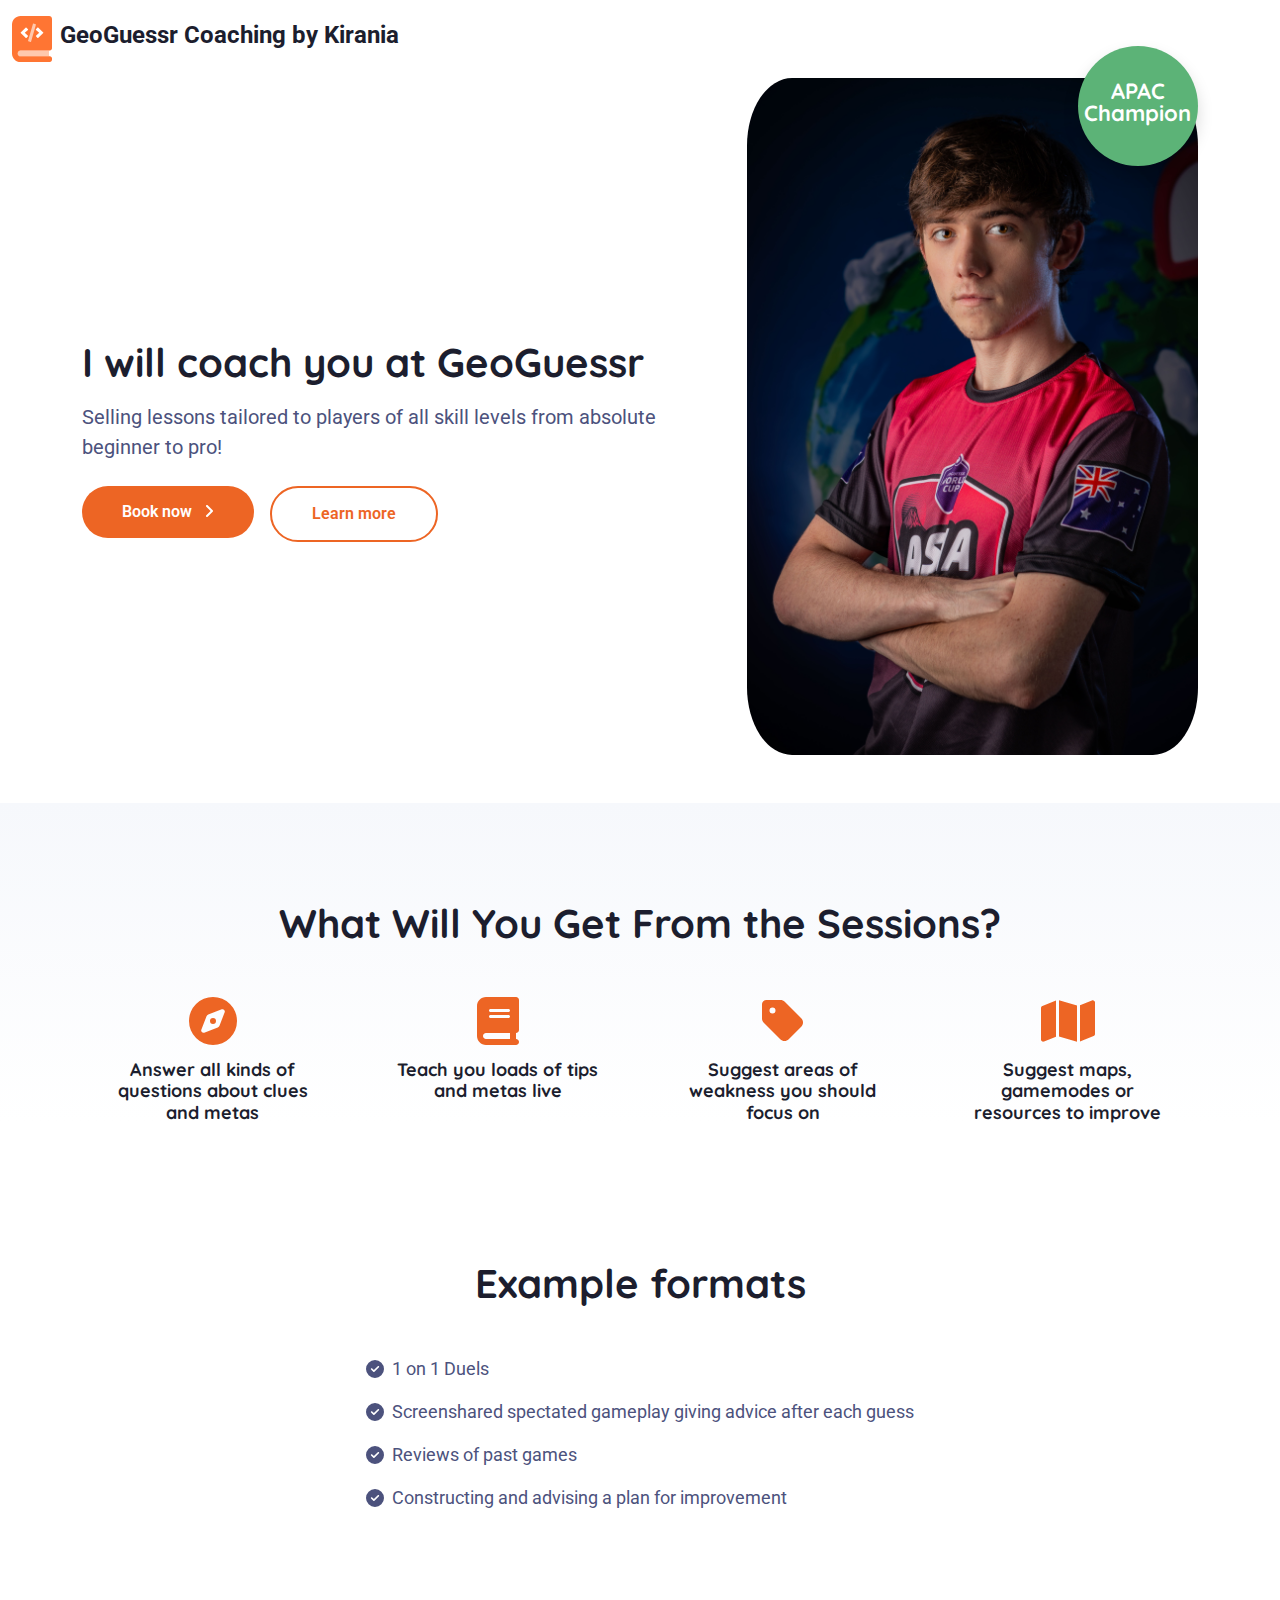
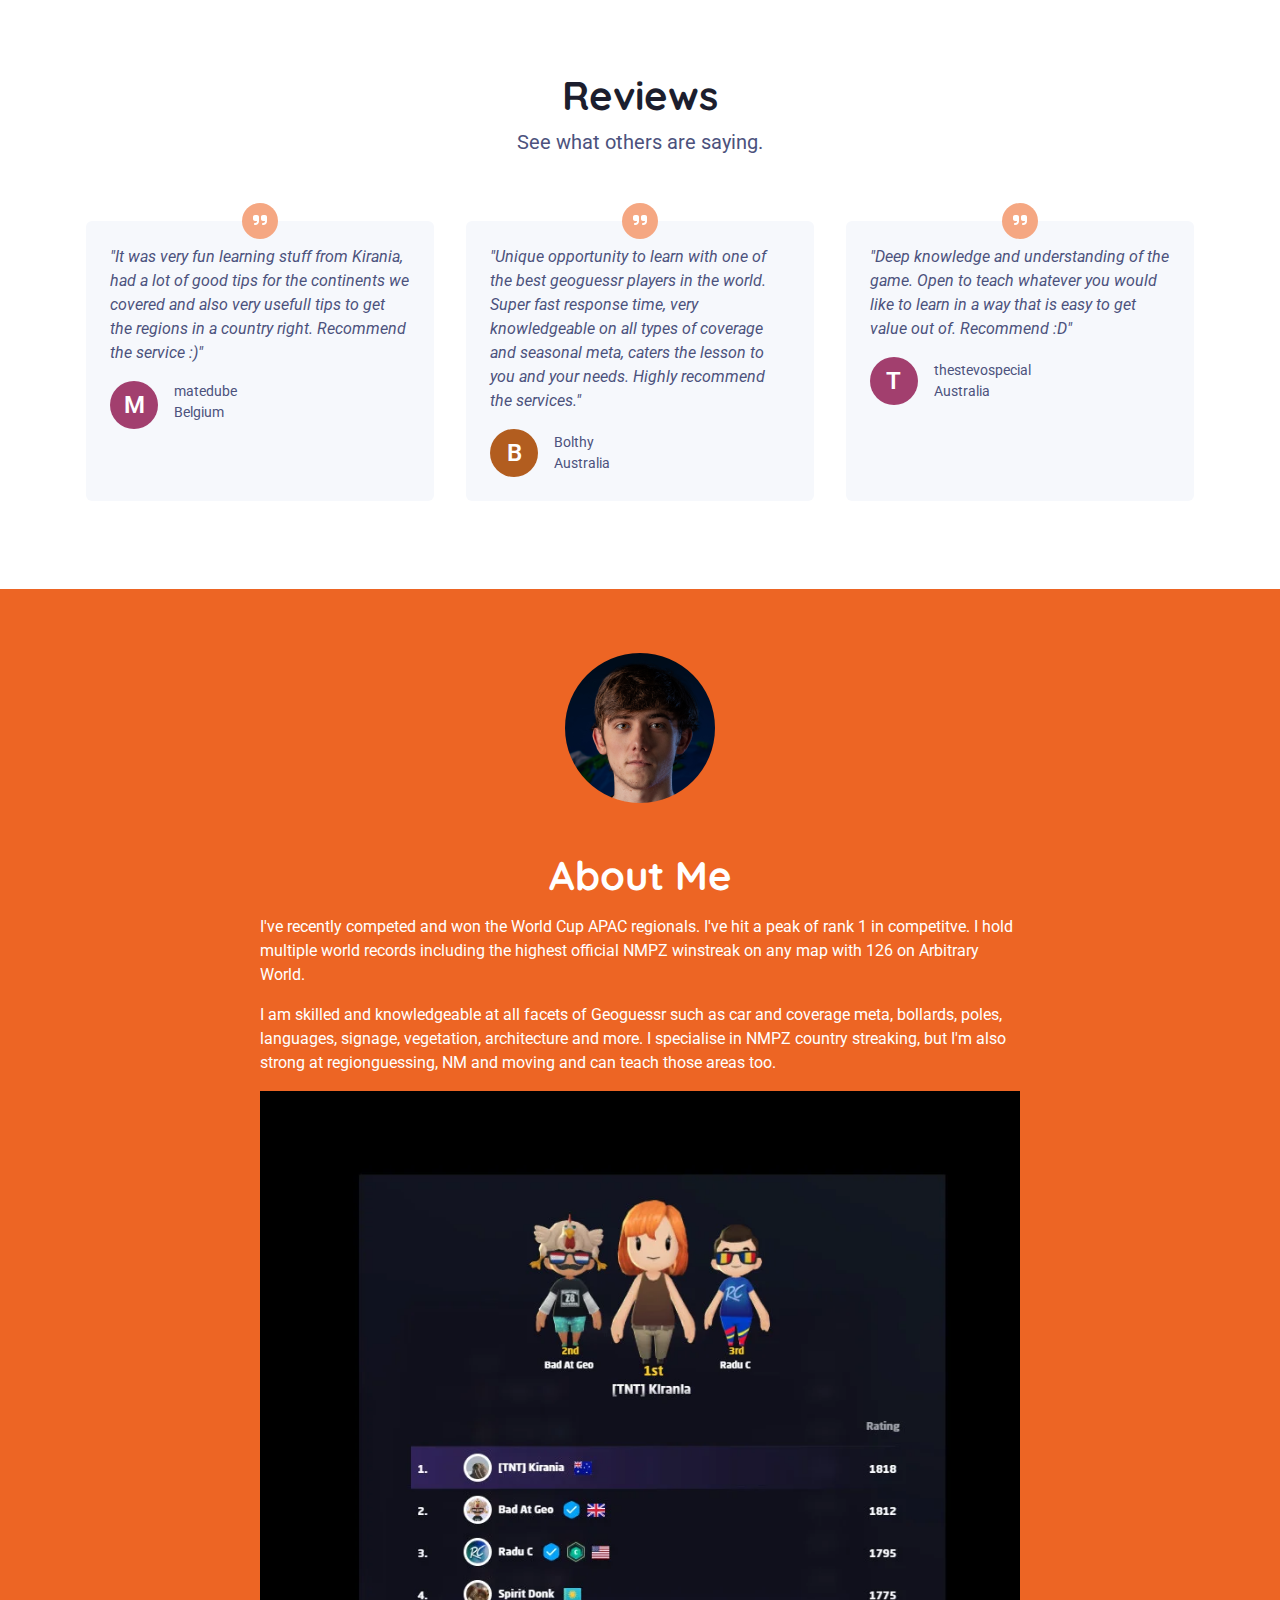
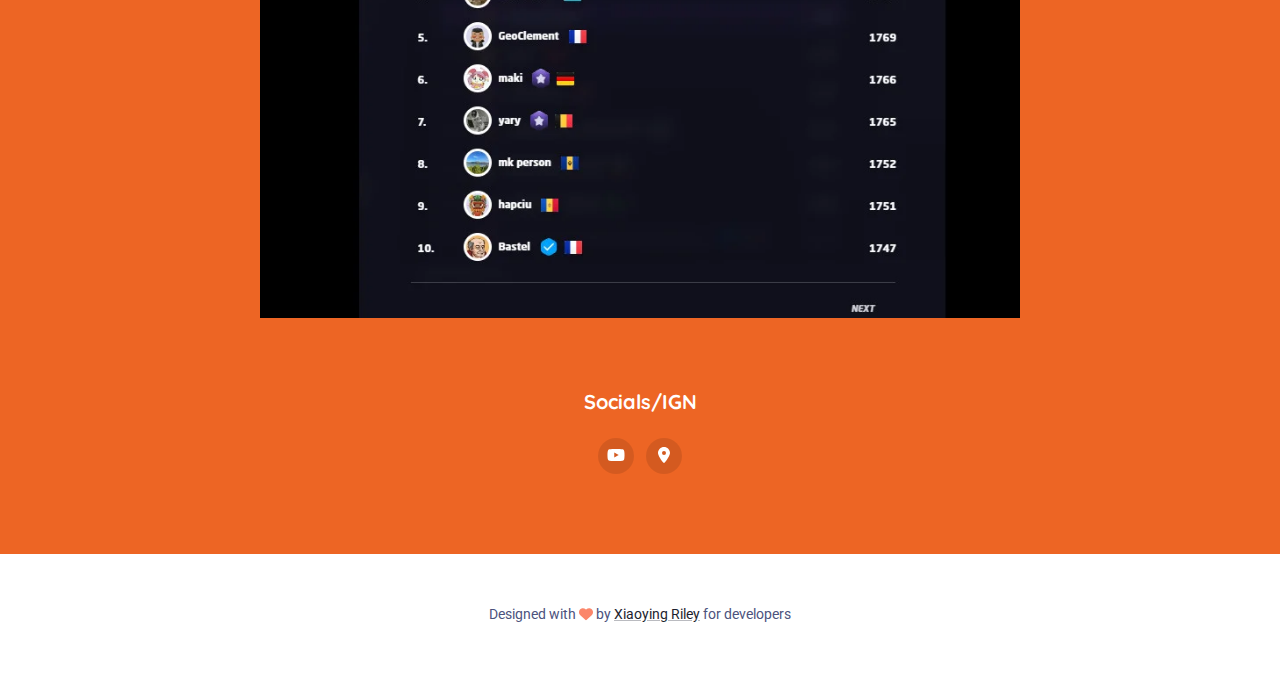
<file: index.html>
<!DOCTYPE html>
<html lang="en">

<head>
  <title>GeoGuessr Coaching by Kirania</title>

  <!-- Meta -->
  <meta charset="utf-8">
  <meta http-equiv="X-UA-Compatible" content="IE=edge">
  <meta name="viewport" content="width=device-width, initial-scale=1.0">
  <meta name="description" content="">
  <meta name="author" content="[TNT] Kirania">
  <link rel="shortcut icon" href="favicon.ico">

  <!-- Google Font -->
  <link href="https://fonts.googleapis.com/css?family=Quicksand:700|Roboto:400,400i,700&display=swap" rel="stylesheet">

  <!-- FontAwesome JS-->
  <script defer src="assets/fontawesome/js/all.min.js"></script>

  <!-- Theme CSS -->
  <link id="theme-style" rel="stylesheet" href="assets/css/theme.css">

</head>

<body>
  <header class="header">
    <div class="branding">
      <div class="container-fluid position-relative py-3">
        <div class="logo-wrapper">
          <div class="site-logo"><a class="navbar-brand" href="index.html"><img class="logo-icon me-2"
                src="assets/images/site-logo.svg" alt="logo"><span class="logo-text">GeoGuessr Coaching
                by Kirania</span></a>
          </div>
        </div><!--//docs-logo-wrapper-->

      </div><!--//container-->
    </div><!--//branding-->
  </header><!--//header-->

  <section class="hero-section">
    <div class="container">
      <div class="row">
        <div class="col-12 col-md-7 pt-5 mb-5 align-self-center">
          <div class="promo pe-md-3 pe-lg-5">
            <h1 class="headline mb-3">
              I will coach you at GeoGuessr
            </h1><!--//headline-->
            <div class="subheadline mb-4">
              Selling lessons tailored to players of all skill levels from absolute beginner to pro!
            </div><!--//subheading-->

            <div class="cta-holder row gx-md-3 gy-3 gy-md-0">
              <div class="col-12 col-md-auto">
                <a class="btn btn-primary w-100" href="/pricing.html">Book now &nbsp; <i class="fas fa-angle-right"></i>
                </a>
              </div>
              <div class="col-12 col-md-auto">
                <a class="btn btn-secondary scrollto w-100" href="#benefits-section">Learn more</a>
              </div>
            </div><!--//cta-holder-->

          </div><!--//promo-->
        </div><!--col-->
        <div class="col-12 col-md-5 mb-5 align-self-center">
          <div class="book-cover-holder">
            <img class="img-fluid book-cover" src="assets/images/kirania.jpg" alt="book cover">
            <div class="book-badge d-inline-block shadow">
              APAC<br>Champion
            </div>
          </div><!--//book-cover-holder-->
        </div><!--col-->
      </div><!--//row-->
    </div><!--//container-->
  </section><!--//hero-section-->

  <section id="benefits-section" class="benefits-section theme-bg-light-gradient py-5">
    <div class="container py-5">
      <h2 class="section-heading text-center mb-3">What Will You Get From the Sessions?</h2>
      <div class="row text-center">
        <div class="item col-12 col-md-6 col-lg-3">
          <div class="item-inner p-3 p-lg-4">
            <div class="item-header mb-3">
              <div class="item-icon"><i class="fa fa-compass"></i></div>
              <h3 class="item-heading">Answer all kinds of questions about clues and metas</h3>
            </div><!--//item-heading-->
          </div><!--//item-inner-->
        </div><!--//item-->
        <div class="item col-12 col-md-6 col-lg-3">
          <div class="item-inner p-3 p-lg-4">
            <div class="item-header mb-3">
              <div class="item-icon"><i class="fa fa-book"></i></div>
              <h3 class="item-heading">Teach you loads of tips and metas live</h3>
            </div><!--//item-heading-->
          </div><!--//item-inner-->
        </div><!--//item-->
        <div class="item col-12 col-md-6 col-lg-3">
          <div class="item-inner p-3 p-lg-4">
            <div class="item-header mb-3">
              <div class="item-icon"><i class="fa fa-tag"></i></div>
              <h3 class="item-heading">Suggest areas of weakness you should focus on</h3>
            </div><!--//item-heading-->
          </div><!--//item-inner-->
        </div><!--//item-->
        <div class="item col-12 col-md-6 col-lg-3">
          <div class="item-inner p-3 p-lg-4">
            <div class="item-header mb-3">
              <div class="item-icon"><i class="fa fa-map"></i></div>
              <h3 class="item-heading">Suggest maps, gamemodes or resources to improve</h3>
            </div><!--//item-heading-->
          </div><!--//item-inner-->
        </div><!--//item-->
      </div><!--//row-->
    </div><!--//container-->
  </section><!--//benefits-section-->

  <section id="content-section" class="content-section">
    <div class="container">
      <div class="single-col-max mx-auto">
        <h2 class="section-heading text-center mb-5">Example formats</h2>
        <div class="row">
          <div class="col-12 col-md-12 mb-5">
            <div class="key-points mb-4 text-center">
              <ul class="key-points-list list-unstyled mb-4 mx-auto d-inline-block text-start">
                <li><i class="fas fa-check-circle me-2"></i>1 on 1 Duels</li>
                <li><i class="fas fa-check-circle me-2"></i>Screenshared spectated gameplay giving advice after each
                  guess</li>
                <li><i class="fas fa-check-circle me-2"></i>Reviews of past games</li>
                <li><i class="fas fa-check-circle me-2"></i>Constructing and advising a plan for improvement</li>
              </ul>
              </a>
            </div>
          </div><!--//key-points-->

        </div><!--//col-12-->
      </div><!--//row-->
    </div><!--//single-col-max-->
    </div><!--//container-->
  </section><!--//content-section-->

  <section id="reviews-section" class="reviews-section py-5">
    <div class="container">
      <h2 class="section-heading text-center">Reviews</h2>
      <div class="section-intro text-center single-col-max mx-auto mb-5">See what others are saying. </div>
      <div class="row justify-content-center">
        <div class="item col-12 col-lg-4 p-3 mb-4">
          <div class="item-inner theme-bg-light rounded p-4">

            <blockquote class="quote">
              "It was very fun learning stuff from Kirania, had a lot of good tips for the continents we covered and
              also very usefull
              tips to get the regions in a country right. Recommend the service :)"
            </blockquote><!--//item-->
            <div class="source row gx-md-3 gy-3 gy-md-0">
              <div class="col-12 col-md-auto text-center text-md-start">
                <figure style="font-size:48px;background-color:#A23F6E" class="profile-badge" title="matedube">
                  <figcaption class="profile-badge-text">m</figcaption>
                </figure>
              </div><!--//col-->
              <div class="col source-info text-center text-md-start">
                <div class="source-name">matedube</div>
                <div class="soure-title">Belgium</div>
              </div><!--//col-->
            </div><!--//source-->
            <div class="icon-holder"><i class="fas fa-quote-right"></i></div>
          </div><!--//inner-->
        </div><!--//item-->
        <div class="item col-12 col-lg-4 p-3 mb-4">
          <div class="item-inner theme-bg-light rounded p-4">
            <blockquote class="quote">
              "Unique opportunity to learn with one of the best geoguessr players in the world. Super fast response
              time, very
              knowledgeable on all types of coverage and seasonal meta, caters the lesson to you and your needs. Highly
              recommend the
              services."
            </blockquote><!--//item-->
            <div class="source row gx-md-3 gy-3 gy-md-0 align-items-center">
              <div class="col-12 col-md-auto text-center text-md-start">
                <figure style="font-size:48px;background-color:#B25D1F" class="profile-badge" title="matedube">
                  <figcaption class="profile-badge-text">b</figcaption>
                </figure>
              </div><!--//col-->
              <div class="col source-info text-center text-md-start">
                <div class="source-name">Bolthy</div>
                <div class="soure-title">Australia</div>
              </div><!--//col-->
            </div><!--//source-->

            <div class="icon-holder"><i class="fas fa-quote-right"></i></div>
          </div><!--//inner-->
        </div><!--//item-->
        <div class="item col-12 col-lg-4 p-3 mb-4">
          <div class="item-inner theme-bg-light rounded p-4">
            <blockquote class="quote">
              "Deep knowledge and understanding of the game. Open to teach whatever you would like to learn in a way
              that is easy to
              get value out of. Recommend :D"
            </blockquote><!--//item-->
            <div class="source row gx-md-3 gy-3 gy-md-0 align-items-center">
              <div class="col-12 col-md-auto text-center text-md-start">
                <figure style="font-size:48px;background-color:#A23F6E" class="profile-badge" title="matedube">
                  <figcaption class="profile-badge-text">t</figcaption>
                </figure>
              </div><!--//col-->
              <div class="col source-info text-center text-md-start">
                <div class="source-name">thestevospecial</div>
                <div class="soure-title">Australia</div>
              </div><!--//col-->
            </div><!--//source-->
            <div class="icon-holder"><i class="fas fa-quote-right"></i></div>
          </div><!--//inner-->
        </div><!--//item-->
      </div><!--//row-->
    </div>
    </div><!--//container-->
  </section><!--//reviews-section-->

  <section id="author-section" class="author-section section theme-bg-primary py-5">
    <div class="container py-3">
      <div class="author-profile text-center mb-5">
        <img class="author-pic" src="assets/images/kirania-profile.png" alt="image">
      </div><!--//author-profile-->
      <h2 class="section-heading text-center text-white mb-3">About Me</h2>
      <div class="author-bio single-col-max mx-auto">
        <p>I've recently competed and won the World Cup APAC regionals. I've hit a peak of rank 1 in competitve. I hold
          multiple
          world records including the highest official NMPZ winstreak on any map with 126 on Arbitrary World.
        </p>
        <p> I am skilled and knowledgeable at all facets of Geoguessr such as car and coverage meta, bollards, poles,
          languages,
          signage, vegetation, architecture and more. I specialise in NMPZ country streaking, but I'm also strong at
          regionguessing, NM and moving and can teach those areas too.</p>
        <div class="figure-holder mb-5">
          <img class="img-fluid" src="assets/images/rank1.png" alt="image">
        </div>
        <div class="author-links text-center pt-4">
          <h5 class="text-white mb-4">Socials/IGN</h5>
          <ul class="social-list list-unstyled">
            <li class="list-inline-item">
              <a href="https://www.youtube.com/@kirania9140"><i class="fab fa-youtube"></i></a>
            </li>
            <li class="list-inline-item">
              <a href="https://www.geoguessr.com/user/5c14f357ff3dc98d883d182c"><i class="fa fa-location-dot"></i></a>
            </li>
          </ul><!--//social-list-->
        </div><!--//author-links-->

      </div><!--//author-bio-->

    </div><!--//container-->
  </section><!--//author-section-->



  <footer class="footer">

    <div class="footer-bottom text-center py-5">

      <!--/* This template is free as long as you keep the footer attribution link. If you'd like to use the template without the attribution link, you can buy the commercial license via our website: themes.3rdwavemedia.com Thank you for your support. :) */-->
      <small class="copyright">Designed with <span class="sr-only">love</span><i class="fas fa-heart"
          style="color: #fb866a;"></i> by <a class="theme-link" href="http://themes.3rdwavemedia.com"
          target="_blank">Xiaoying Riley</a> for developers</small>

    </div>

  </footer>

  <!-- Javascript -->
  <script src="assets/plugins/popper.min.js"></script>
  <script src="assets/plugins/bootstrap/js/bootstrap.min.js"></script>
  <script src="assets/plugins/smoothscroll.min.js"></script>

  <script src="assets/js/main.js"></script>

</body>

</html>
</file>
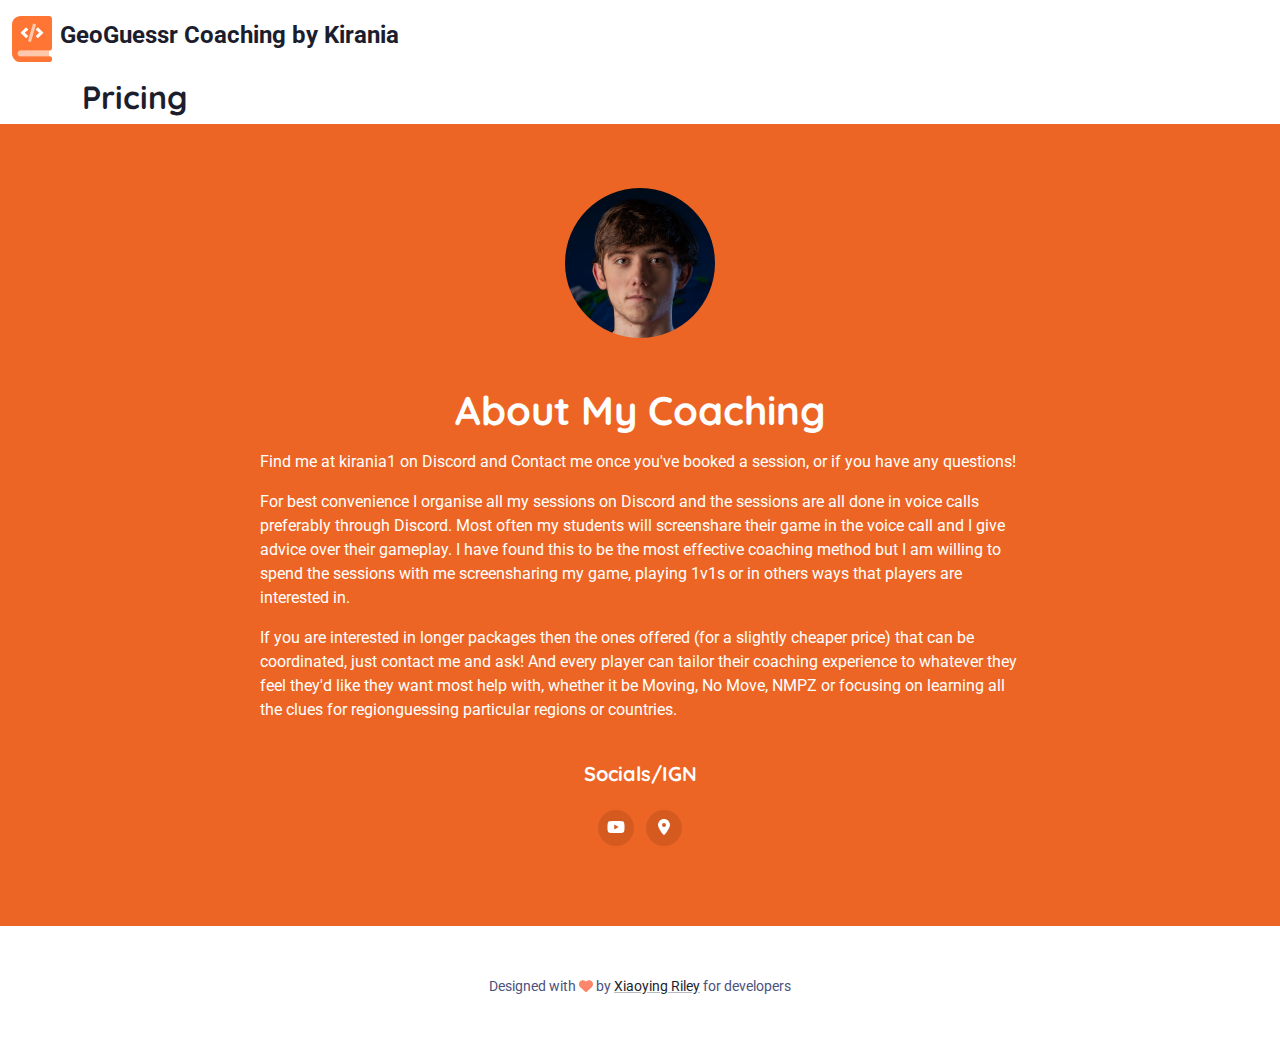
<file: pricing.html>
<!DOCTYPE html>
<html lang="en">

<head>
    <title>GeoGuessr Coaching by Kirania</title>

    <!-- Meta -->
    <meta charset="utf-8">
    <meta http-equiv="X-UA-Compatible" content="IE=edge">
    <meta name="viewport" content="width=device-width, initial-scale=1.0">
    <meta name="description" content="">
    <meta name="author" content="[TNT] Kirania">
    <link rel="shortcut icon" href="favicon.ico">

    <!-- Google Font -->
    <link href="https://fonts.googleapis.com/css?family=Quicksand:700|Roboto:400,400i,700&display=swap"
        rel="stylesheet">

    <!-- FontAwesome JS-->
    <script defer src="assets/fontawesome/js/all.min.js"></script>

    <!-- Theme CSS -->
    <link id="theme-style" rel="stylesheet" href="assets/css/theme.css">

</head>

<body>
    <header class="header">
        <div class="branding">
            <div class="container-fluid position-relative py-3">
                <div class="logo-wrapper">
                    <div class="site-logo"><a class="navbar-brand" href="index.html"><img class="logo-icon me-2"
                                src="assets/images/site-logo.svg" alt="logo"><span class="logo-text">GeoGuessr Coaching
                                by Kirania</span></a>
                    </div>
                </div><!--//docs-logo-wrapper-->

            </div><!--//container-->
        </div><!--//branding-->
    </header><!--//header-->

    <section class="hero-section">
        <div class="container">
            <h2>Pricing</h2>
            <script async src="https://js.stripe.com/v3/pricing-table.js"></script>
            <stripe-pricing-table pricing-table-id="prctbl_1PeqlE2LMLAZuTxcai6YsNHm"
                publishable-key="pk_live_51PcScW2LMLAZuTxciL0wlgAFmGkFEqJHaCjmjuZ6L2mM8Ko1yqz1ismKm08RXD7rPsg187MQvEno8VocxScD2tCN00k0ha5KKT">
            </stripe-pricing-table>
        </div><!--//container-->
    </section><!--//hero-section-->

    <section id="author-section" class="author-section section theme-bg-primary py-5">
        <div class="container py-3">
            <div class="author-profile text-center mb-5">
                <img class="author-pic" src="assets/images/kirania-profile.png" alt="image">
            </div><!--//author-profile-->
            <h2 class="section-heading text-center text-white mb-3">About My Coaching</h2>
            <div class="author-bio single-col-max mx-auto">
                <p>Find me at kirania1 on Discord and Contact me once you've booked a session, or if you have any questions!
                </p>
                <p>For best convenience I organise all my sessions on Discord and the sessions are all done in voice calls preferably through Discord.
                     Most often my students will screenshare their game in the voice call and I give advice over their gameplay. I have found this to be the most 
                    effective coaching method but I am willing to spend the sessions with me screensharing my game, playing 1v1s or in others ways that players are interested in.
                </p>
                <p> If you are interested in longer packages then the ones offered (for a slightly cheaper price) that can be coordinated, just contact me and ask!
                     And every player can tailor their coaching experience to whatever they feel they'd like they want most help with, whether it be Moving, No Move, NMPZ
                     or focusing on learning all the clues for regionguessing particular regions or countries.
                <div class="author-links text-center pt-4">
                    <h5 class="text-white mb-4">Socials/IGN</h5>
                    <ul class="social-list list-unstyled">
                        <li class="list-inline-item">
                            <a href="https://www.youtube.com/@kirania9140"><i class="fab fa-youtube"></i></a>
                        </li>
                        <li class="list-inline-item">
                            <a href="https://www.geoguessr.com/user/5c14f357ff3dc98d883d182c"><i
                                    class="fa fa-location-dot"></i></a>
                        </li>
                    </ul><!--//social-list-->
                </div><!--//author-links-->

            </div><!--//author-bio-->

        </div><!--//container-->
    </section><!--//author-section-->



    <footer class="footer">

        <div class="footer-bottom text-center py-5">

            <!--/* This template is free as long as you keep the footer attribution link. If you'd like to use the template without the attribution link, you can buy the commercial license via our website: themes.3rdwavemedia.com Thank you for your support. :) */-->
            <small class="copyright">Designed with <span class="sr-only">love</span><i class="fas fa-heart"
                    style="color: #fb866a;"></i> by <a class="theme-link" href="http://themes.3rdwavemedia.com"
                    target="_blank">Xiaoying Riley</a> for developers</small>

        </div>

    </footer>

    <!-- Javascript -->
    <script src="assets/plugins/popper.min.js"></script>
    <script src="assets/plugins/bootstrap/js/bootstrap.min.js"></script>
    <script src="assets/plugins/smoothscroll.min.js"></script>

    <script src="assets/js/main.js"></script>

</body>

</html>
</file>
<file: assets/css/theme.css>
/*************************** Theme Colours****************************/
/*************************** Variables Section. *****************************/
/* Override BS5 sass color */
/*************************** Import Bootstrap  *****************************/
/*!
   * Bootstrap  v5.3.0 (https://getbootstrap.com/)
   * Copyright 2011-2023 The Bootstrap Authors
   * Licensed under MIT (https://github.com/twbs/bootstrap/blob/main/LICENSE)
   */
:root,
[data-bs-theme="light"] {
  --bs-blue: #0d6efd;
  --bs-indigo: #6610f2;
  --bs-purple: #6f42c1;
  --bs-pink: #d63384;
  --bs-red: #dc3545;
  --bs-orange: #fd7e14;
  --bs-yellow: #ffc107;
  --bs-green: #198754;
  --bs-teal: #20c997;
  --bs-cyan: #0dcaf0;
  --bs-black: #000;
  --bs-white: #fff;
  --bs-gray: #9ea3c4;
  --bs-gray-dark: #60669d;
  --bs-gray-100: white;
  --bs-gray-200: #eeeef4;
  --bs-gray-300: #dedfeb;
  --bs-gray-400: #ced0e1;
  --bs-gray-500: #bec1d7;
  --bs-gray-600: #9ea3c4;
  --bs-gray-700: #7f84b1;
  --bs-gray-800: #60669d;
  --bs-gray-900: #1c1e2e;
  --bs-primary: #ed6524;
  --bs-secondary: #4c527d;
  --bs-success: #198754;
  --bs-info: #0dcaf0;
  --bs-warning: #ffc107;
  --bs-danger: #dc3545;
  --bs-light: white;
  --bs-dark: #1c1e2e;
  --bs-primary-rgb: 237, 101, 36;
  --bs-secondary-rgb: 76.24324, 81.68919, 125.25676;
  --bs-success-rgb: 25, 135, 84;
  --bs-info-rgb: 13, 202, 240;
  --bs-warning-rgb: 255, 193, 7;
  --bs-danger-rgb: 220, 53, 69;
  --bs-light-rgb: 255, 255, 255;
  --bs-dark-rgb: 28, 30, 46;
  --bs-primary-text-emphasis: #5f280e;
  --bs-secondary-text-emphasis: #1e2132;
  --bs-success-text-emphasis: #0a3622;
  --bs-info-text-emphasis: #055160;
  --bs-warning-text-emphasis: #664d03;
  --bs-danger-text-emphasis: #58151c;
  --bs-light-text-emphasis: #7f84b1;
  --bs-dark-text-emphasis: #7f84b1;
  --bs-primary-bg-subtle: #fbe0d3;
  --bs-secondary-bg-subtle: #dbdce5;
  --bs-success-bg-subtle: #d1e7dd;
  --bs-info-bg-subtle: #cff4fc;
  --bs-warning-bg-subtle: #fff3cd;
  --bs-danger-bg-subtle: #f8d7da;
  --bs-light-bg-subtle: white;
  --bs-dark-bg-subtle: #ced0e1;
  --bs-primary-border-subtle: #f8c1a7;
  --bs-secondary-border-subtle: #b7bacb;
  --bs-success-border-subtle: #a3cfbb;
  --bs-info-border-subtle: #9eeaf9;
  --bs-warning-border-subtle: #ffe69c;
  --bs-danger-border-subtle: #f1aeb5;
  --bs-light-border-subtle: #eeeef4;
  --bs-dark-border-subtle: #bec1d7;
  --bs-white-rgb: 255, 255, 255;
  --bs-black-rgb: 0, 0, 0;
  --bs-font-sans-serif: system-ui, -apple-system, "Segoe UI", Roboto, "Helvetica Neue", "Noto Sans", "Liberation Sans", Arial, sans-serif, "Apple Color Emoji", "Segoe UI Emoji", "Segoe UI Symbol", "Noto Color Emoji";
  --bs-font-monospace: SFMono-Regular, Menlo, Monaco, Consolas, "Liberation Mono", "Courier New", monospace;
  --bs-gradient: linear-gradient(180deg, rgba(255, 255, 255, 0.15), rgba(255, 255, 255, 0));
  --bs-body-font-family: var(--bs-font-sans-serif);
  --bs-body-font-size: 1rem;
  --bs-body-font-weight: 400;
  --bs-body-line-height: 1.5;
  --bs-body-color: #1c1e2e;
  --bs-body-color-rgb: 28, 30, 46;
  --bs-body-bg: #fff;
  --bs-body-bg-rgb: 255, 255, 255;
  --bs-emphasis-color: #000;
  --bs-emphasis-color-rgb: 0, 0, 0;
  --bs-secondary-color: rgba(28, 30, 46, 0.75);
  --bs-secondary-color-rgb: 28, 30, 46;
  --bs-secondary-bg: #eeeef4;
  --bs-secondary-bg-rgb: 237.59459, 238.35135, 244.40541;
  --bs-tertiary-color: rgba(28, 30, 46, 0.5);
  --bs-tertiary-color-rgb: 28, 30, 46;
  --bs-tertiary-bg: white;
  --bs-tertiary-bg-rgb: 255, 255, 255;
  --bs-heading-color: inherit;
  --bs-link-color: #ed6524;
  --bs-link-color-rgb: 237, 101, 36;
  --bs-link-decoration: underline;
  --bs-link-hover-color: #be511d;
  --bs-link-hover-color-rgb: 190, 81, 29;
  --bs-code-color: #d63384;
  --bs-highlight-bg: #fff3cd;
  --bs-border-width: 1px;
  --bs-border-style: solid;
  --bs-border-color: #dedfeb;
  --bs-border-color-translucent: rgba(0, 0, 0, 0.175);
  --bs-border-radius: 0.375rem;
  --bs-border-radius-sm: 0.25rem;
  --bs-border-radius-lg: 0.5rem;
  --bs-border-radius-xl: 1rem;
  --bs-border-radius-xxl: 2rem;
  --bs-border-radius-2xl: var(--bs-border-radius-xxl);
  --bs-border-radius-pill: 50rem;
  --bs-box-shadow: 0 0.5rem 1rem rgba(0, 0, 0, 0.15);
  --bs-box-shadow-sm: 0 0.125rem 0.25rem rgba(0, 0, 0, 0.075);
  --bs-box-shadow-lg: 0 1rem 3rem rgba(0, 0, 0, 0.175);
  --bs-box-shadow-inset: inset 0 1px 2px rgba(0, 0, 0, 0.075);
  --bs-focus-ring-width: 0.25rem;
  --bs-focus-ring-opacity: 0.25;
  --bs-focus-ring-color: rgba(237, 101, 36, 0.25);
  --bs-form-valid-color: #198754;
  --bs-form-valid-border-color: #198754;
  --bs-form-invalid-color: #dc3545;
  --bs-form-invalid-border-color: #dc3545; }

[data-bs-theme="dark"] {
  color-scheme: dark;
  --bs-body-color: #bec1d7;
  --bs-body-color-rgb: 190.04054, 192.86486, 215.45946;
  --bs-body-bg: #1c1e2e;
  --bs-body-bg-rgb: 28, 30, 46;
  --bs-emphasis-color: #fff;
  --bs-emphasis-color-rgb: 255, 255, 255;
  --bs-secondary-color: rgba(190, 193, 215, 0.75);
  --bs-secondary-color-rgb: 190.04054, 192.86486, 215.45946;
  --bs-secondary-bg: #60669d;
  --bs-secondary-bg-rgb: 95.54054, 102.36486, 156.95946;
  --bs-tertiary-color: rgba(190, 193, 215, 0.5);
  --bs-tertiary-color-rgb: 190.04054, 192.86486, 215.45946;
  --bs-tertiary-bg: #3e4265;
  --bs-tertiary-bg-rgb: 62, 66, 101;
  --bs-primary-text-emphasis: #f4a37c;
  --bs-secondary-text-emphasis: #9497b1;
  --bs-success-text-emphasis: #75b798;
  --bs-info-text-emphasis: #6edff6;
  --bs-warning-text-emphasis: #ffda6a;
  --bs-danger-text-emphasis: #ea868f;
  --bs-light-text-emphasis: white;
  --bs-dark-text-emphasis: #dedfeb;
  --bs-primary-bg-subtle: #2f1407;
  --bs-secondary-bg-subtle: #0f1019;
  --bs-success-bg-subtle: #051b11;
  --bs-info-bg-subtle: #032830;
  --bs-warning-bg-subtle: #332701;
  --bs-danger-bg-subtle: #2c0b0e;
  --bs-light-bg-subtle: #60669d;
  --bs-dark-bg-subtle: #30334e;
  --bs-primary-border-subtle: #8e3d16;
  --bs-secondary-border-subtle: #2e314b;
  --bs-success-border-subtle: #0f5132;
  --bs-info-border-subtle: #087990;
  --bs-warning-border-subtle: #997404;
  --bs-danger-border-subtle: #842029;
  --bs-light-border-subtle: #7f84b1;
  --bs-dark-border-subtle: #60669d;
  --bs-heading-color: inherit;
  --bs-link-color: #f4a37c;
  --bs-link-hover-color: #f6b596;
  --bs-link-color-rgb: 244, 163, 124;
  --bs-link-hover-color-rgb: 246, 181, 150;
  --bs-code-color: #e685b5;
  --bs-border-color: #7f84b1;
  --bs-border-color-translucent: rgba(255, 255, 255, 0.15);
  --bs-form-valid-color: #75b798;
  --bs-form-valid-border-color: #75b798;
  --bs-form-invalid-color: #ea868f;
  --bs-form-invalid-border-color: #ea868f; }

*,
*::before,
*::after {
  box-sizing: border-box; }

@media (prefers-reduced-motion: no-preference) {
  :root {
    scroll-behavior: smooth; } }

body {
  margin: 0;
  font-family: var(--bs-body-font-family);
  font-size: var(--bs-body-font-size);
  font-weight: var(--bs-body-font-weight);
  line-height: var(--bs-body-line-height);
  color: var(--bs-body-color);
  text-align: var(--bs-body-text-align);
  background-color: var(--bs-body-bg);
  -webkit-text-size-adjust: 100%;
  -webkit-tap-highlight-color: rgba(0, 0, 0, 0); }

hr {
  margin: 1rem 0;
  color: inherit;
  border: 0;
  border-top: var(--bs-border-width) solid;
  opacity: 0.25; }

h1, .h1, h2, .h2, h3, .h3, h4, .h4, h5, .h5, h6, .h6 {
  margin-top: 0;
  margin-bottom: 0.5rem;
  font-weight: 500;
  line-height: 1.2;
  color: var(--bs-heading-color); }

h1, .h1 {
  font-size: calc(1.375rem + 1.5vw); }
  @media (min-width: 1200px) {
    h1, .h1 {
      font-size: 2.5rem; } }

h2, .h2 {
  font-size: calc(1.325rem + 0.9vw); }
  @media (min-width: 1200px) {
    h2, .h2 {
      font-size: 2rem; } }

h3, .h3 {
  font-size: calc(1.3rem + 0.6vw); }
  @media (min-width: 1200px) {
    h3, .h3 {
      font-size: 1.75rem; } }

h4, .h4 {
  font-size: calc(1.275rem + 0.3vw); }
  @media (min-width: 1200px) {
    h4, .h4 {
      font-size: 1.5rem; } }

h5, .h5 {
  font-size: 1.25rem; }

h6, .h6 {
  font-size: 1rem; }

p {
  margin-top: 0;
  margin-bottom: 1rem; }

abbr[title] {
  text-decoration: underline dotted;
  cursor: help;
  text-decoration-skip-ink: none; }

address {
  margin-bottom: 1rem;
  font-style: normal;
  line-height: inherit; }

ol,
ul {
  padding-left: 2rem; }

ol,
ul,
dl {
  margin-top: 0;
  margin-bottom: 1rem; }

ol ol,
ul ul,
ol ul,
ul ol {
  margin-bottom: 0; }

dt {
  font-weight: 700; }

dd {
  margin-bottom: .5rem;
  margin-left: 0; }

blockquote {
  margin: 0 0 1rem; }

b,
strong {
  font-weight: bolder; }

small, .small {
  font-size: 0.875em; }

mark, .mark {
  padding: 0.1875em;
  background-color: var(--bs-highlight-bg); }

sub,
sup {
  position: relative;
  font-size: 0.75em;
  line-height: 0;
  vertical-align: baseline; }

sub {
  bottom: -.25em; }

sup {
  top: -.5em; }

a {
  color: rgba(var(--bs-link-color-rgb), var(--bs-link-opacity, 1));
  text-decoration: underline; }
  a:hover {
    --bs-link-color-rgb: var(--bs-link-hover-color-rgb); }

a:not([href]):not([class]), a:not([href]):not([class]):hover {
  color: inherit;
  text-decoration: none; }

pre,
code,
kbd,
samp {
  font-family: var(--bs-font-monospace);
  font-size: 1em; }

pre {
  display: block;
  margin-top: 0;
  margin-bottom: 1rem;
  overflow: auto;
  font-size: 0.875em; }
  pre code {
    font-size: inherit;
    color: inherit;
    word-break: normal; }

code {
  font-size: 0.875em;
  color: var(--bs-code-color);
  word-wrap: break-word; }
  a > code {
    color: inherit; }

kbd {
  padding: 0.1875rem 0.375rem;
  font-size: 0.875em;
  color: var(--bs-body-bg);
  background-color: var(--bs-body-color);
  border-radius: 0.25rem; }
  kbd kbd {
    padding: 0;
    font-size: 1em; }

figure {
  margin: 0 0 1rem; }

img,
svg {
  vertical-align: middle; }

table {
  caption-side: bottom;
  border-collapse: collapse; }

caption {
  padding-top: 0.5rem;
  padding-bottom: 0.5rem;
  color: var(--bs-secondary-color);
  text-align: left; }

th {
  text-align: inherit;
  text-align: -webkit-match-parent; }

thead,
tbody,
tfoot,
tr,
td,
th {
  border-color: inherit;
  border-style: solid;
  border-width: 0; }

label {
  display: inline-block; }

button {
  border-radius: 0; }

button:focus:not(:focus-visible) {
  outline: 0; }

input,
button,
select,
optgroup,
textarea {
  margin: 0;
  font-family: inherit;
  font-size: inherit;
  line-height: inherit; }

button,
select {
  text-transform: none; }

[role="button"] {
  cursor: pointer; }

select {
  word-wrap: normal; }
  select:disabled {
    opacity: 1; }

[list]:not([type="date"]):not([type="datetime-local"]):not([type="month"]):not([type="week"]):not([type="time"])::-webkit-calendar-picker-indicator {
  display: none !important; }

button,
[type="button"],
[type="reset"],
[type="submit"] {
  -webkit-appearance: button; }
  button:not(:disabled),
  [type="button"]:not(:disabled),
  [type="reset"]:not(:disabled),
  [type="submit"]:not(:disabled) {
    cursor: pointer; }

::-moz-focus-inner {
  padding: 0;
  border-style: none; }

textarea {
  resize: vertical; }

fieldset {
  min-width: 0;
  padding: 0;
  margin: 0;
  border: 0; }

legend {
  float: left;
  width: 100%;
  padding: 0;
  margin-bottom: 0.5rem;
  font-size: calc(1.275rem + 0.3vw);
  line-height: inherit; }
  @media (min-width: 1200px) {
    legend {
      font-size: 1.5rem; } }
  legend + * {
    clear: left; }

::-webkit-datetime-edit-fields-wrapper,
::-webkit-datetime-edit-text,
::-webkit-datetime-edit-minute,
::-webkit-datetime-edit-hour-field,
::-webkit-datetime-edit-day-field,
::-webkit-datetime-edit-month-field,
::-webkit-datetime-edit-year-field {
  padding: 0; }

::-webkit-inner-spin-button {
  height: auto; }

[type="search"] {
  outline-offset: -2px;
  -webkit-appearance: textfield; }

/* rtl:raw:
[type="tel"],
[type="url"],
[type="email"],
[type="number"] {
  direction: ltr;
}
*/
::-webkit-search-decoration {
  -webkit-appearance: none; }

::-webkit-color-swatch-wrapper {
  padding: 0; }

::file-selector-button {
  font: inherit;
  -webkit-appearance: button; }

output {
  display: inline-block; }

iframe {
  border: 0; }

summary {
  display: list-item;
  cursor: pointer; }

progress {
  vertical-align: baseline; }

[hidden] {
  display: none !important; }

.lead {
  font-size: 1.25rem;
  font-weight: 300; }

.display-1 {
  font-size: calc(1.625rem + 4.5vw);
  font-weight: 300;
  line-height: 1.2; }
  @media (min-width: 1200px) {
    .display-1 {
      font-size: 5rem; } }

.display-2 {
  font-size: calc(1.575rem + 3.9vw);
  font-weight: 300;
  line-height: 1.2; }
  @media (min-width: 1200px) {
    .display-2 {
      font-size: 4.5rem; } }

.display-3 {
  font-size: calc(1.525rem + 3.3vw);
  font-weight: 300;
  line-height: 1.2; }
  @media (min-width: 1200px) {
    .display-3 {
      font-size: 4rem; } }

.display-4 {
  font-size: calc(1.475rem + 2.7vw);
  font-weight: 300;
  line-height: 1.2; }
  @media (min-width: 1200px) {
    .display-4 {
      font-size: 3.5rem; } }

.display-5 {
  font-size: calc(1.425rem + 2.1vw);
  font-weight: 300;
  line-height: 1.2; }
  @media (min-width: 1200px) {
    .display-5 {
      font-size: 3rem; } }

.display-6 {
  font-size: calc(1.375rem + 1.5vw);
  font-weight: 300;
  line-height: 1.2; }
  @media (min-width: 1200px) {
    .display-6 {
      font-size: 2.5rem; } }

.list-unstyled {
  padding-left: 0;
  list-style: none; }

.list-inline {
  padding-left: 0;
  list-style: none; }

.list-inline-item {
  display: inline-block; }
  .list-inline-item:not(:last-child) {
    margin-right: 0.5rem; }

.initialism {
  font-size: 0.875em;
  text-transform: uppercase; }

.blockquote {
  margin-bottom: 1rem;
  font-size: 1.25rem; }
  .blockquote > :last-child {
    margin-bottom: 0; }

.blockquote-footer {
  margin-top: -1rem;
  margin-bottom: 1rem;
  font-size: 0.875em;
  color: #9ea3c4; }
  .blockquote-footer::before {
    content: "\2014\00A0"; }

.img-fluid {
  max-width: 100%;
  height: auto; }

.img-thumbnail {
  padding: 0.25rem;
  background-color: var(--bs-body-bg);
  border: var(--bs-border-width) solid var(--bs-border-color);
  border-radius: var(--bs-border-radius);
  max-width: 100%;
  height: auto; }

.figure {
  display: inline-block; }

.figure-img {
  margin-bottom: 0.5rem;
  line-height: 1; }

.figure-caption {
  font-size: 0.875em;
  color: var(--bs-secondary-color); }

.container,
.container-fluid,
.container-sm,
.container-md,
.container-lg,
.container-xl,
.container-xxl {
  --bs-gutter-x: 1.5rem;
  --bs-gutter-y: 0;
  width: 100%;
  padding-right: calc(var(--bs-gutter-x) * .5);
  padding-left: calc(var(--bs-gutter-x) * .5);
  margin-right: auto;
  margin-left: auto; }

@media (min-width: 576px) {
  .container, .container-sm {
    max-width: 540px; } }

@media (min-width: 768px) {
  .container, .container-sm, .container-md {
    max-width: 720px; } }

@media (min-width: 992px) {
  .container, .container-sm, .container-md, .container-lg {
    max-width: 960px; } }

@media (min-width: 1200px) {
  .container, .container-sm, .container-md, .container-lg, .container-xl {
    max-width: 1140px; } }

@media (min-width: 1400px) {
  .container, .container-sm, .container-md, .container-lg, .container-xl, .container-xxl {
    max-width: 1320px; } }

:root {
  --bs-breakpoint-xs: 0;
  --bs-breakpoint-sm: 576px;
  --bs-breakpoint-md: 768px;
  --bs-breakpoint-lg: 992px;
  --bs-breakpoint-xl: 1200px;
  --bs-breakpoint-xxl: 1400px; }

.row {
  --bs-gutter-x: 1.5rem;
  --bs-gutter-y: 0;
  display: flex;
  flex-wrap: wrap;
  margin-top: calc(-1 * var(--bs-gutter-y));
  margin-right: calc(-.5 * var(--bs-gutter-x));
  margin-left: calc(-.5 * var(--bs-gutter-x)); }
  .row > * {
    flex-shrink: 0;
    width: 100%;
    max-width: 100%;
    padding-right: calc(var(--bs-gutter-x) * .5);
    padding-left: calc(var(--bs-gutter-x) * .5);
    margin-top: var(--bs-gutter-y); }

.col {
  flex: 1 0 0%; }

.row-cols-auto > * {
  flex: 0 0 auto;
  width: auto; }

.row-cols-1 > * {
  flex: 0 0 auto;
  width: 100%; }

.row-cols-2 > * {
  flex: 0 0 auto;
  width: 50%; }

.row-cols-3 > * {
  flex: 0 0 auto;
  width: 33.33333%; }

.row-cols-4 > * {
  flex: 0 0 auto;
  width: 25%; }

.row-cols-5 > * {
  flex: 0 0 auto;
  width: 20%; }

.row-cols-6 > * {
  flex: 0 0 auto;
  width: 16.66667%; }

.col-auto {
  flex: 0 0 auto;
  width: auto; }

.col-1 {
  flex: 0 0 auto;
  width: 8.33333%; }

.col-2 {
  flex: 0 0 auto;
  width: 16.66667%; }

.col-3 {
  flex: 0 0 auto;
  width: 25%; }

.col-4 {
  flex: 0 0 auto;
  width: 33.33333%; }

.col-5 {
  flex: 0 0 auto;
  width: 41.66667%; }

.col-6 {
  flex: 0 0 auto;
  width: 50%; }

.col-7 {
  flex: 0 0 auto;
  width: 58.33333%; }

.col-8 {
  flex: 0 0 auto;
  width: 66.66667%; }

.col-9 {
  flex: 0 0 auto;
  width: 75%; }

.col-10 {
  flex: 0 0 auto;
  width: 83.33333%; }

.col-11 {
  flex: 0 0 auto;
  width: 91.66667%; }

.col-12 {
  flex: 0 0 auto;
  width: 100%; }

.offset-1 {
  margin-left: 8.33333%; }

.offset-2 {
  margin-left: 16.66667%; }

.offset-3 {
  margin-left: 25%; }

.offset-4 {
  margin-left: 33.33333%; }

.offset-5 {
  margin-left: 41.66667%; }

.offset-6 {
  margin-left: 50%; }

.offset-7 {
  margin-left: 58.33333%; }

.offset-8 {
  margin-left: 66.66667%; }

.offset-9 {
  margin-left: 75%; }

.offset-10 {
  margin-left: 83.33333%; }

.offset-11 {
  margin-left: 91.66667%; }

.g-0,
.gx-0 {
  --bs-gutter-x: 0; }

.g-0,
.gy-0 {
  --bs-gutter-y: 0; }

.g-1,
.gx-1 {
  --bs-gutter-x: 0.25rem; }

.g-1,
.gy-1 {
  --bs-gutter-y: 0.25rem; }

.g-2,
.gx-2 {
  --bs-gutter-x: 0.5rem; }

.g-2,
.gy-2 {
  --bs-gutter-y: 0.5rem; }

.g-3,
.gx-3 {
  --bs-gutter-x: 1rem; }

.g-3,
.gy-3 {
  --bs-gutter-y: 1rem; }

.g-4,
.gx-4 {
  --bs-gutter-x: 1.5rem; }

.g-4,
.gy-4 {
  --bs-gutter-y: 1.5rem; }

.g-5,
.gx-5 {
  --bs-gutter-x: 3rem; }

.g-5,
.gy-5 {
  --bs-gutter-y: 3rem; }

@media (min-width: 576px) {
  .col-sm {
    flex: 1 0 0%; }
  .row-cols-sm-auto > * {
    flex: 0 0 auto;
    width: auto; }
  .row-cols-sm-1 > * {
    flex: 0 0 auto;
    width: 100%; }
  .row-cols-sm-2 > * {
    flex: 0 0 auto;
    width: 50%; }
  .row-cols-sm-3 > * {
    flex: 0 0 auto;
    width: 33.33333%; }
  .row-cols-sm-4 > * {
    flex: 0 0 auto;
    width: 25%; }
  .row-cols-sm-5 > * {
    flex: 0 0 auto;
    width: 20%; }
  .row-cols-sm-6 > * {
    flex: 0 0 auto;
    width: 16.66667%; }
  .col-sm-auto {
    flex: 0 0 auto;
    width: auto; }
  .col-sm-1 {
    flex: 0 0 auto;
    width: 8.33333%; }
  .col-sm-2 {
    flex: 0 0 auto;
    width: 16.66667%; }
  .col-sm-3 {
    flex: 0 0 auto;
    width: 25%; }
  .col-sm-4 {
    flex: 0 0 auto;
    width: 33.33333%; }
  .col-sm-5 {
    flex: 0 0 auto;
    width: 41.66667%; }
  .col-sm-6 {
    flex: 0 0 auto;
    width: 50%; }
  .col-sm-7 {
    flex: 0 0 auto;
    width: 58.33333%; }
  .col-sm-8 {
    flex: 0 0 auto;
    width: 66.66667%; }
  .col-sm-9 {
    flex: 0 0 auto;
    width: 75%; }
  .col-sm-10 {
    flex: 0 0 auto;
    width: 83.33333%; }
  .col-sm-11 {
    flex: 0 0 auto;
    width: 91.66667%; }
  .col-sm-12 {
    flex: 0 0 auto;
    width: 100%; }
  .offset-sm-0 {
    margin-left: 0; }
  .offset-sm-1 {
    margin-left: 8.33333%; }
  .offset-sm-2 {
    margin-left: 16.66667%; }
  .offset-sm-3 {
    margin-left: 25%; }
  .offset-sm-4 {
    margin-left: 33.33333%; }
  .offset-sm-5 {
    margin-left: 41.66667%; }
  .offset-sm-6 {
    margin-left: 50%; }
  .offset-sm-7 {
    margin-left: 58.33333%; }
  .offset-sm-8 {
    margin-left: 66.66667%; }
  .offset-sm-9 {
    margin-left: 75%; }
  .offset-sm-10 {
    margin-left: 83.33333%; }
  .offset-sm-11 {
    margin-left: 91.66667%; }
  .g-sm-0,
  .gx-sm-0 {
    --bs-gutter-x: 0; }
  .g-sm-0,
  .gy-sm-0 {
    --bs-gutter-y: 0; }
  .g-sm-1,
  .gx-sm-1 {
    --bs-gutter-x: 0.25rem; }
  .g-sm-1,
  .gy-sm-1 {
    --bs-gutter-y: 0.25rem; }
  .g-sm-2,
  .gx-sm-2 {
    --bs-gutter-x: 0.5rem; }
  .g-sm-2,
  .gy-sm-2 {
    --bs-gutter-y: 0.5rem; }
  .g-sm-3,
  .gx-sm-3 {
    --bs-gutter-x: 1rem; }
  .g-sm-3,
  .gy-sm-3 {
    --bs-gutter-y: 1rem; }
  .g-sm-4,
  .gx-sm-4 {
    --bs-gutter-x: 1.5rem; }
  .g-sm-4,
  .gy-sm-4 {
    --bs-gutter-y: 1.5rem; }
  .g-sm-5,
  .gx-sm-5 {
    --bs-gutter-x: 3rem; }
  .g-sm-5,
  .gy-sm-5 {
    --bs-gutter-y: 3rem; } }

@media (min-width: 768px) {
  .col-md {
    flex: 1 0 0%; }
  .row-cols-md-auto > * {
    flex: 0 0 auto;
    width: auto; }
  .row-cols-md-1 > * {
    flex: 0 0 auto;
    width: 100%; }
  .row-cols-md-2 > * {
    flex: 0 0 auto;
    width: 50%; }
  .row-cols-md-3 > * {
    flex: 0 0 auto;
    width: 33.33333%; }
  .row-cols-md-4 > * {
    flex: 0 0 auto;
    width: 25%; }
  .row-cols-md-5 > * {
    flex: 0 0 auto;
    width: 20%; }
  .row-cols-md-6 > * {
    flex: 0 0 auto;
    width: 16.66667%; }
  .col-md-auto {
    flex: 0 0 auto;
    width: auto; }
  .col-md-1 {
    flex: 0 0 auto;
    width: 8.33333%; }
  .col-md-2 {
    flex: 0 0 auto;
    width: 16.66667%; }
  .col-md-3 {
    flex: 0 0 auto;
    width: 25%; }
  .col-md-4 {
    flex: 0 0 auto;
    width: 33.33333%; }
  .col-md-5 {
    flex: 0 0 auto;
    width: 41.66667%; }
  .col-md-6 {
    flex: 0 0 auto;
    width: 50%; }
  .col-md-7 {
    flex: 0 0 auto;
    width: 58.33333%; }
  .col-md-8 {
    flex: 0 0 auto;
    width: 66.66667%; }
  .col-md-9 {
    flex: 0 0 auto;
    width: 75%; }
  .col-md-10 {
    flex: 0 0 auto;
    width: 83.33333%; }
  .col-md-11 {
    flex: 0 0 auto;
    width: 91.66667%; }
  .col-md-12 {
    flex: 0 0 auto;
    width: 100%; }
  .offset-md-0 {
    margin-left: 0; }
  .offset-md-1 {
    margin-left: 8.33333%; }
  .offset-md-2 {
    margin-left: 16.66667%; }
  .offset-md-3 {
    margin-left: 25%; }
  .offset-md-4 {
    margin-left: 33.33333%; }
  .offset-md-5 {
    margin-left: 41.66667%; }
  .offset-md-6 {
    margin-left: 50%; }
  .offset-md-7 {
    margin-left: 58.33333%; }
  .offset-md-8 {
    margin-left: 66.66667%; }
  .offset-md-9 {
    margin-left: 75%; }
  .offset-md-10 {
    margin-left: 83.33333%; }
  .offset-md-11 {
    margin-left: 91.66667%; }
  .g-md-0,
  .gx-md-0 {
    --bs-gutter-x: 0; }
  .g-md-0,
  .gy-md-0 {
    --bs-gutter-y: 0; }
  .g-md-1,
  .gx-md-1 {
    --bs-gutter-x: 0.25rem; }
  .g-md-1,
  .gy-md-1 {
    --bs-gutter-y: 0.25rem; }
  .g-md-2,
  .gx-md-2 {
    --bs-gutter-x: 0.5rem; }
  .g-md-2,
  .gy-md-2 {
    --bs-gutter-y: 0.5rem; }
  .g-md-3,
  .gx-md-3 {
    --bs-gutter-x: 1rem; }
  .g-md-3,
  .gy-md-3 {
    --bs-gutter-y: 1rem; }
  .g-md-4,
  .gx-md-4 {
    --bs-gutter-x: 1.5rem; }
  .g-md-4,
  .gy-md-4 {
    --bs-gutter-y: 1.5rem; }
  .g-md-5,
  .gx-md-5 {
    --bs-gutter-x: 3rem; }
  .g-md-5,
  .gy-md-5 {
    --bs-gutter-y: 3rem; } }

@media (min-width: 992px) {
  .col-lg {
    flex: 1 0 0%; }
  .row-cols-lg-auto > * {
    flex: 0 0 auto;
    width: auto; }
  .row-cols-lg-1 > * {
    flex: 0 0 auto;
    width: 100%; }
  .row-cols-lg-2 > * {
    flex: 0 0 auto;
    width: 50%; }
  .row-cols-lg-3 > * {
    flex: 0 0 auto;
    width: 33.33333%; }
  .row-cols-lg-4 > * {
    flex: 0 0 auto;
    width: 25%; }
  .row-cols-lg-5 > * {
    flex: 0 0 auto;
    width: 20%; }
  .row-cols-lg-6 > * {
    flex: 0 0 auto;
    width: 16.66667%; }
  .col-lg-auto {
    flex: 0 0 auto;
    width: auto; }
  .col-lg-1 {
    flex: 0 0 auto;
    width: 8.33333%; }
  .col-lg-2 {
    flex: 0 0 auto;
    width: 16.66667%; }
  .col-lg-3 {
    flex: 0 0 auto;
    width: 25%; }
  .col-lg-4 {
    flex: 0 0 auto;
    width: 33.33333%; }
  .col-lg-5 {
    flex: 0 0 auto;
    width: 41.66667%; }
  .col-lg-6 {
    flex: 0 0 auto;
    width: 50%; }
  .col-lg-7 {
    flex: 0 0 auto;
    width: 58.33333%; }
  .col-lg-8 {
    flex: 0 0 auto;
    width: 66.66667%; }
  .col-lg-9 {
    flex: 0 0 auto;
    width: 75%; }
  .col-lg-10 {
    flex: 0 0 auto;
    width: 83.33333%; }
  .col-lg-11 {
    flex: 0 0 auto;
    width: 91.66667%; }
  .col-lg-12 {
    flex: 0 0 auto;
    width: 100%; }
  .offset-lg-0 {
    margin-left: 0; }
  .offset-lg-1 {
    margin-left: 8.33333%; }
  .offset-lg-2 {
    margin-left: 16.66667%; }
  .offset-lg-3 {
    margin-left: 25%; }
  .offset-lg-4 {
    margin-left: 33.33333%; }
  .offset-lg-5 {
    margin-left: 41.66667%; }
  .offset-lg-6 {
    margin-left: 50%; }
  .offset-lg-7 {
    margin-left: 58.33333%; }
  .offset-lg-8 {
    margin-left: 66.66667%; }
  .offset-lg-9 {
    margin-left: 75%; }
  .offset-lg-10 {
    margin-left: 83.33333%; }
  .offset-lg-11 {
    margin-left: 91.66667%; }
  .g-lg-0,
  .gx-lg-0 {
    --bs-gutter-x: 0; }
  .g-lg-0,
  .gy-lg-0 {
    --bs-gutter-y: 0; }
  .g-lg-1,
  .gx-lg-1 {
    --bs-gutter-x: 0.25rem; }
  .g-lg-1,
  .gy-lg-1 {
    --bs-gutter-y: 0.25rem; }
  .g-lg-2,
  .gx-lg-2 {
    --bs-gutter-x: 0.5rem; }
  .g-lg-2,
  .gy-lg-2 {
    --bs-gutter-y: 0.5rem; }
  .g-lg-3,
  .gx-lg-3 {
    --bs-gutter-x: 1rem; }
  .g-lg-3,
  .gy-lg-3 {
    --bs-gutter-y: 1rem; }
  .g-lg-4,
  .gx-lg-4 {
    --bs-gutter-x: 1.5rem; }
  .g-lg-4,
  .gy-lg-4 {
    --bs-gutter-y: 1.5rem; }
  .g-lg-5,
  .gx-lg-5 {
    --bs-gutter-x: 3rem; }
  .g-lg-5,
  .gy-lg-5 {
    --bs-gutter-y: 3rem; } }

@media (min-width: 1200px) {
  .col-xl {
    flex: 1 0 0%; }
  .row-cols-xl-auto > * {
    flex: 0 0 auto;
    width: auto; }
  .row-cols-xl-1 > * {
    flex: 0 0 auto;
    width: 100%; }
  .row-cols-xl-2 > * {
    flex: 0 0 auto;
    width: 50%; }
  .row-cols-xl-3 > * {
    flex: 0 0 auto;
    width: 33.33333%; }
  .row-cols-xl-4 > * {
    flex: 0 0 auto;
    width: 25%; }
  .row-cols-xl-5 > * {
    flex: 0 0 auto;
    width: 20%; }
  .row-cols-xl-6 > * {
    flex: 0 0 auto;
    width: 16.66667%; }
  .col-xl-auto {
    flex: 0 0 auto;
    width: auto; }
  .col-xl-1 {
    flex: 0 0 auto;
    width: 8.33333%; }
  .col-xl-2 {
    flex: 0 0 auto;
    width: 16.66667%; }
  .col-xl-3 {
    flex: 0 0 auto;
    width: 25%; }
  .col-xl-4 {
    flex: 0 0 auto;
    width: 33.33333%; }
  .col-xl-5 {
    flex: 0 0 auto;
    width: 41.66667%; }
  .col-xl-6 {
    flex: 0 0 auto;
    width: 50%; }
  .col-xl-7 {
    flex: 0 0 auto;
    width: 58.33333%; }
  .col-xl-8 {
    flex: 0 0 auto;
    width: 66.66667%; }
  .col-xl-9 {
    flex: 0 0 auto;
    width: 75%; }
  .col-xl-10 {
    flex: 0 0 auto;
    width: 83.33333%; }
  .col-xl-11 {
    flex: 0 0 auto;
    width: 91.66667%; }
  .col-xl-12 {
    flex: 0 0 auto;
    width: 100%; }
  .offset-xl-0 {
    margin-left: 0; }
  .offset-xl-1 {
    margin-left: 8.33333%; }
  .offset-xl-2 {
    margin-left: 16.66667%; }
  .offset-xl-3 {
    margin-left: 25%; }
  .offset-xl-4 {
    margin-left: 33.33333%; }
  .offset-xl-5 {
    margin-left: 41.66667%; }
  .offset-xl-6 {
    margin-left: 50%; }
  .offset-xl-7 {
    margin-left: 58.33333%; }
  .offset-xl-8 {
    margin-left: 66.66667%; }
  .offset-xl-9 {
    margin-left: 75%; }
  .offset-xl-10 {
    margin-left: 83.33333%; }
  .offset-xl-11 {
    margin-left: 91.66667%; }
  .g-xl-0,
  .gx-xl-0 {
    --bs-gutter-x: 0; }
  .g-xl-0,
  .gy-xl-0 {
    --bs-gutter-y: 0; }
  .g-xl-1,
  .gx-xl-1 {
    --bs-gutter-x: 0.25rem; }
  .g-xl-1,
  .gy-xl-1 {
    --bs-gutter-y: 0.25rem; }
  .g-xl-2,
  .gx-xl-2 {
    --bs-gutter-x: 0.5rem; }
  .g-xl-2,
  .gy-xl-2 {
    --bs-gutter-y: 0.5rem; }
  .g-xl-3,
  .gx-xl-3 {
    --bs-gutter-x: 1rem; }
  .g-xl-3,
  .gy-xl-3 {
    --bs-gutter-y: 1rem; }
  .g-xl-4,
  .gx-xl-4 {
    --bs-gutter-x: 1.5rem; }
  .g-xl-4,
  .gy-xl-4 {
    --bs-gutter-y: 1.5rem; }
  .g-xl-5,
  .gx-xl-5 {
    --bs-gutter-x: 3rem; }
  .g-xl-5,
  .gy-xl-5 {
    --bs-gutter-y: 3rem; } }

@media (min-width: 1400px) {
  .col-xxl {
    flex: 1 0 0%; }
  .row-cols-xxl-auto > * {
    flex: 0 0 auto;
    width: auto; }
  .row-cols-xxl-1 > * {
    flex: 0 0 auto;
    width: 100%; }
  .row-cols-xxl-2 > * {
    flex: 0 0 auto;
    width: 50%; }
  .row-cols-xxl-3 > * {
    flex: 0 0 auto;
    width: 33.33333%; }
  .row-cols-xxl-4 > * {
    flex: 0 0 auto;
    width: 25%; }
  .row-cols-xxl-5 > * {
    flex: 0 0 auto;
    width: 20%; }
  .row-cols-xxl-6 > * {
    flex: 0 0 auto;
    width: 16.66667%; }
  .col-xxl-auto {
    flex: 0 0 auto;
    width: auto; }
  .col-xxl-1 {
    flex: 0 0 auto;
    width: 8.33333%; }
  .col-xxl-2 {
    flex: 0 0 auto;
    width: 16.66667%; }
  .col-xxl-3 {
    flex: 0 0 auto;
    width: 25%; }
  .col-xxl-4 {
    flex: 0 0 auto;
    width: 33.33333%; }
  .col-xxl-5 {
    flex: 0 0 auto;
    width: 41.66667%; }
  .col-xxl-6 {
    flex: 0 0 auto;
    width: 50%; }
  .col-xxl-7 {
    flex: 0 0 auto;
    width: 58.33333%; }
  .col-xxl-8 {
    flex: 0 0 auto;
    width: 66.66667%; }
  .col-xxl-9 {
    flex: 0 0 auto;
    width: 75%; }
  .col-xxl-10 {
    flex: 0 0 auto;
    width: 83.33333%; }
  .col-xxl-11 {
    flex: 0 0 auto;
    width: 91.66667%; }
  .col-xxl-12 {
    flex: 0 0 auto;
    width: 100%; }
  .offset-xxl-0 {
    margin-left: 0; }
  .offset-xxl-1 {
    margin-left: 8.33333%; }
  .offset-xxl-2 {
    margin-left: 16.66667%; }
  .offset-xxl-3 {
    margin-left: 25%; }
  .offset-xxl-4 {
    margin-left: 33.33333%; }
  .offset-xxl-5 {
    margin-left: 41.66667%; }
  .offset-xxl-6 {
    margin-left: 50%; }
  .offset-xxl-7 {
    margin-left: 58.33333%; }
  .offset-xxl-8 {
    margin-left: 66.66667%; }
  .offset-xxl-9 {
    margin-left: 75%; }
  .offset-xxl-10 {
    margin-left: 83.33333%; }
  .offset-xxl-11 {
    margin-left: 91.66667%; }
  .g-xxl-0,
  .gx-xxl-0 {
    --bs-gutter-x: 0; }
  .g-xxl-0,
  .gy-xxl-0 {
    --bs-gutter-y: 0; }
  .g-xxl-1,
  .gx-xxl-1 {
    --bs-gutter-x: 0.25rem; }
  .g-xxl-1,
  .gy-xxl-1 {
    --bs-gutter-y: 0.25rem; }
  .g-xxl-2,
  .gx-xxl-2 {
    --bs-gutter-x: 0.5rem; }
  .g-xxl-2,
  .gy-xxl-2 {
    --bs-gutter-y: 0.5rem; }
  .g-xxl-3,
  .gx-xxl-3 {
    --bs-gutter-x: 1rem; }
  .g-xxl-3,
  .gy-xxl-3 {
    --bs-gutter-y: 1rem; }
  .g-xxl-4,
  .gx-xxl-4 {
    --bs-gutter-x: 1.5rem; }
  .g-xxl-4,
  .gy-xxl-4 {
    --bs-gutter-y: 1.5rem; }
  .g-xxl-5,
  .gx-xxl-5 {
    --bs-gutter-x: 3rem; }
  .g-xxl-5,
  .gy-xxl-5 {
    --bs-gutter-y: 3rem; } }

.table {
  --bs-table-color-type: initial;
  --bs-table-bg-type: initial;
  --bs-table-color-state: initial;
  --bs-table-bg-state: initial;
  --bs-table-color: var(--bs-body-color);
  --bs-table-bg: var(--bs-body-bg);
  --bs-table-border-color: var(--bs-border-color);
  --bs-table-accent-bg: transparent;
  --bs-table-striped-color: var(--bs-body-color);
  --bs-table-striped-bg: rgba(0, 0, 0, 0.05);
  --bs-table-active-color: var(--bs-body-color);
  --bs-table-active-bg: rgba(0, 0, 0, 0.1);
  --bs-table-hover-color: var(--bs-body-color);
  --bs-table-hover-bg: rgba(0, 0, 0, 0.075);
  width: 100%;
  margin-bottom: 1rem;
  vertical-align: top;
  border-color: var(--bs-table-border-color); }
  .table > :not(caption) > * > * {
    padding: 0.5rem 0.5rem;
    color: var(--bs-table-color-state, var(--bs-table-color-type, var(--bs-table-color)));
    background-color: var(--bs-table-bg);
    border-bottom-width: var(--bs-border-width);
    box-shadow: inset 0 0 0 9999px var(--bs-table-bg-state, var(--bs-table-bg-type, var(--bs-table-accent-bg))); }
  .table > tbody {
    vertical-align: inherit; }
  .table > thead {
    vertical-align: bottom; }

.table-group-divider {
  border-top: calc(var(--bs-border-width) * 2) solid currentcolor; }

.caption-top {
  caption-side: top; }

.table-sm > :not(caption) > * > * {
  padding: 0.25rem 0.25rem; }

.table-bordered > :not(caption) > * {
  border-width: var(--bs-border-width) 0; }
  .table-bordered > :not(caption) > * > * {
    border-width: 0 var(--bs-border-width); }

.table-borderless > :not(caption) > * > * {
  border-bottom-width: 0; }

.table-borderless > :not(:first-child) {
  border-top-width: 0; }

.table-striped > tbody > tr:nth-of-type(odd) > * {
  --bs-table-color-type: var(--bs-table-striped-color);
  --bs-table-bg-type: var(--bs-table-striped-bg); }

.table-striped-columns > :not(caption) > tr > :nth-child(even) {
  --bs-table-color-type: var(--bs-table-striped-color);
  --bs-table-bg-type: var(--bs-table-striped-bg); }

.table-active {
  --bs-table-color-state: var(--bs-table-active-color);
  --bs-table-bg-state: var(--bs-table-active-bg); }

.table-hover > tbody > tr:hover > * {
  --bs-table-color-state: var(--bs-table-hover-color);
  --bs-table-bg-state: var(--bs-table-hover-bg); }

.table-primary {
  --bs-table-color: #000;
  --bs-table-bg: #fbe0d3;
  --bs-table-border-color: #e2cabe;
  --bs-table-striped-bg: #eed5c8;
  --bs-table-striped-color: #000;
  --bs-table-active-bg: #e2cabe;
  --bs-table-active-color: #000;
  --bs-table-hover-bg: #e8cfc3;
  --bs-table-hover-color: #000;
  color: var(--bs-table-color);
  border-color: var(--bs-table-border-color); }

.table-secondary {
  --bs-table-color: #000;
  --bs-table-bg: #dbdce5;
  --bs-table-border-color: #c5c6ce;
  --bs-table-striped-bg: #d0d1da;
  --bs-table-striped-color: #000;
  --bs-table-active-bg: #c5c6ce;
  --bs-table-active-color: #000;
  --bs-table-hover-bg: #cbccd4;
  --bs-table-hover-color: #000;
  color: var(--bs-table-color);
  border-color: var(--bs-table-border-color); }

.table-success {
  --bs-table-color: #000;
  --bs-table-bg: #d1e7dd;
  --bs-table-border-color: #bcd0c7;
  --bs-table-striped-bg: #c7dbd2;
  --bs-table-striped-color: #000;
  --bs-table-active-bg: #bcd0c7;
  --bs-table-active-color: #000;
  --bs-table-hover-bg: #c1d6cc;
  --bs-table-hover-color: #000;
  color: var(--bs-table-color);
  border-color: var(--bs-table-border-color); }

.table-info {
  --bs-table-color: #000;
  --bs-table-bg: #cff4fc;
  --bs-table-border-color: #badce3;
  --bs-table-striped-bg: #c5e8ef;
  --bs-table-striped-color: #000;
  --bs-table-active-bg: #badce3;
  --bs-table-active-color: #000;
  --bs-table-hover-bg: #bfe2e9;
  --bs-table-hover-color: #000;
  color: var(--bs-table-color);
  border-color: var(--bs-table-border-color); }

.table-warning {
  --bs-table-color: #000;
  --bs-table-bg: #fff3cd;
  --bs-table-border-color: #e6dbb9;
  --bs-table-striped-bg: #f2e7c3;
  --bs-table-striped-color: #000;
  --bs-table-active-bg: #e6dbb9;
  --bs-table-active-color: #000;
  --bs-table-hover-bg: #ece1be;
  --bs-table-hover-color: #000;
  color: var(--bs-table-color);
  border-color: var(--bs-table-border-color); }

.table-danger {
  --bs-table-color: #000;
  --bs-table-bg: #f8d7da;
  --bs-table-border-color: #dfc2c4;
  --bs-table-striped-bg: #eccccf;
  --bs-table-striped-color: #000;
  --bs-table-active-bg: #dfc2c4;
  --bs-table-active-color: #000;
  --bs-table-hover-bg: #e5c7ca;
  --bs-table-hover-color: #000;
  color: var(--bs-table-color);
  border-color: var(--bs-table-border-color); }

.table-light {
  --bs-table-color: #000;
  --bs-table-bg: white;
  --bs-table-border-color: #e6e6e6;
  --bs-table-striped-bg: #f2f2f2;
  --bs-table-striped-color: #000;
  --bs-table-active-bg: #e6e6e6;
  --bs-table-active-color: #000;
  --bs-table-hover-bg: #ececec;
  --bs-table-hover-color: #000;
  color: var(--bs-table-color);
  border-color: var(--bs-table-border-color); }

.table-dark {
  --bs-table-color: #fff;
  --bs-table-bg: #1c1e2e;
  --bs-table-border-color: #333543;
  --bs-table-striped-bg: #272938;
  --bs-table-striped-color: #fff;
  --bs-table-active-bg: #333543;
  --bs-table-active-color: #fff;
  --bs-table-hover-bg: #2d2f3e;
  --bs-table-hover-color: #fff;
  color: var(--bs-table-color);
  border-color: var(--bs-table-border-color); }

.table-responsive {
  overflow-x: auto;
  -webkit-overflow-scrolling: touch; }

@media (max-width: 575.98px) {
  .table-responsive-sm {
    overflow-x: auto;
    -webkit-overflow-scrolling: touch; } }

@media (max-width: 767.98px) {
  .table-responsive-md {
    overflow-x: auto;
    -webkit-overflow-scrolling: touch; } }

@media (max-width: 991.98px) {
  .table-responsive-lg {
    overflow-x: auto;
    -webkit-overflow-scrolling: touch; } }

@media (max-width: 1199.98px) {
  .table-responsive-xl {
    overflow-x: auto;
    -webkit-overflow-scrolling: touch; } }

@media (max-width: 1399.98px) {
  .table-responsive-xxl {
    overflow-x: auto;
    -webkit-overflow-scrolling: touch; } }

.form-label {
  margin-bottom: 0.5rem; }

.col-form-label {
  padding-top: calc(0.375rem + var(--bs-border-width));
  padding-bottom: calc(0.375rem + var(--bs-border-width));
  margin-bottom: 0;
  font-size: inherit;
  line-height: 1.5; }

.col-form-label-lg {
  padding-top: calc(0.5rem + var(--bs-border-width));
  padding-bottom: calc(0.5rem + var(--bs-border-width));
  font-size: 1.25rem; }

.col-form-label-sm {
  padding-top: calc(0.25rem + var(--bs-border-width));
  padding-bottom: calc(0.25rem + var(--bs-border-width));
  font-size: 0.875rem; }

.form-text {
  margin-top: 0.25rem;
  font-size: 0.875em;
  color: var(--bs-secondary-color); }

.form-control {
  display: block;
  width: 100%;
  padding: 0.375rem 0.75rem;
  font-size: 1rem;
  font-weight: 400;
  line-height: 1.5;
  color: var(--bs-body-color);
  background-color: var(--bs-body-bg);
  background-clip: padding-box;
  border: var(--bs-border-width) solid var(--bs-border-color);
  appearance: none;
  border-radius: var(--bs-border-radius);
  transition: border-color 0.15s ease-in-out, box-shadow 0.15s ease-in-out; }
  @media (prefers-reduced-motion: reduce) {
    .form-control {
      transition: none; } }
  .form-control[type="file"] {
    overflow: hidden; }
    .form-control[type="file"]:not(:disabled):not([readonly]) {
      cursor: pointer; }
  .form-control:focus {
    color: var(--bs-body-color);
    background-color: var(--bs-body-bg);
    border-color: #f6b292;
    outline: 0;
    box-shadow: 0 0 0 0.25rem rgba(237, 101, 36, 0.25); }
  .form-control::-webkit-date-and-time-value {
    min-width: 85px;
    height: 1.5em;
    margin: 0; }
  .form-control::-webkit-datetime-edit {
    display: block;
    padding: 0; }
  .form-control::placeholder {
    color: var(--bs-secondary-color);
    opacity: 1; }
  .form-control:disabled {
    background-color: var(--bs-secondary-bg);
    opacity: 1; }
  .form-control::file-selector-button {
    padding: 0.375rem 0.75rem;
    margin: -0.375rem -0.75rem;
    margin-inline-end: 0.75rem;
    color: var(--bs-body-color);
    background-color: var(--bs-tertiary-bg);
    pointer-events: none;
    border-color: inherit;
    border-style: solid;
    border-width: 0;
    border-inline-end-width: var(--bs-border-width);
    border-radius: 0;
    transition: color 0.15s ease-in-out, background-color 0.15s ease-in-out, border-color 0.15s ease-in-out, box-shadow 0.15s ease-in-out; }
    @media (prefers-reduced-motion: reduce) {
      .form-control::file-selector-button {
        transition: none; } }
  .form-control:hover:not(:disabled):not([readonly])::file-selector-button {
    background-color: var(--bs-secondary-bg); }

.form-control-plaintext {
  display: block;
  width: 100%;
  padding: 0.375rem 0;
  margin-bottom: 0;
  line-height: 1.5;
  color: var(--bs-body-color);
  background-color: transparent;
  border: solid transparent;
  border-width: var(--bs-border-width) 0; }
  .form-control-plaintext:focus {
    outline: 0; }
  .form-control-plaintext.form-control-sm, .form-control-plaintext.form-control-lg {
    padding-right: 0;
    padding-left: 0; }

.form-control-sm {
  min-height: calc(1.5em + 0.5rem + calc(var(--bs-border-width) * 2));
  padding: 0.25rem 0.5rem;
  font-size: 0.875rem;
  border-radius: var(--bs-border-radius-sm); }
  .form-control-sm::file-selector-button {
    padding: 0.25rem 0.5rem;
    margin: -0.25rem -0.5rem;
    margin-inline-end: 0.5rem; }

.form-control-lg {
  min-height: calc(1.5em + 1rem + calc(var(--bs-border-width) * 2));
  padding: 0.5rem 1rem;
  font-size: 1.25rem;
  border-radius: var(--bs-border-radius-lg); }
  .form-control-lg::file-selector-button {
    padding: 0.5rem 1rem;
    margin: -0.5rem -1rem;
    margin-inline-end: 1rem; }

textarea.form-control {
  min-height: calc(1.5em + 0.75rem + calc(var(--bs-border-width) * 2)); }

textarea.form-control-sm {
  min-height: calc(1.5em + 0.5rem + calc(var(--bs-border-width) * 2)); }

textarea.form-control-lg {
  min-height: calc(1.5em + 1rem + calc(var(--bs-border-width) * 2)); }

.form-control-color {
  width: 3rem;
  height: calc(1.5em + 0.75rem + calc(var(--bs-border-width) * 2));
  padding: 0.375rem; }
  .form-control-color:not(:disabled):not([readonly]) {
    cursor: pointer; }
  .form-control-color::-moz-color-swatch {
    border: 0 !important;
    border-radius: var(--bs-border-radius); }
  .form-control-color::-webkit-color-swatch {
    border: 0 !important;
    border-radius: var(--bs-border-radius); }
  .form-control-color.form-control-sm {
    height: calc(1.5em + 0.5rem + calc(var(--bs-border-width) * 2)); }
  .form-control-color.form-control-lg {
    height: calc(1.5em + 1rem + calc(var(--bs-border-width) * 2)); }

.form-select {
  --bs-form-select-bg-img: url("data:image/svg+xml,%3csvg xmlns='http://www.w3.org/2000/svg' viewBox='0 0 16 16'%3e%3cpath fill='none' stroke='%2360669d' stroke-linecap='round' stroke-linejoin='round' stroke-width='2' d='m2 5 6 6 6-6'/%3e%3c/svg%3e");
  display: block;
  width: 100%;
  padding: 0.375rem 2.25rem 0.375rem 0.75rem;
  font-size: 1rem;
  font-weight: 400;
  line-height: 1.5;
  color: var(--bs-body-color);
  background-color: var(--bs-body-bg);
  background-image: var(--bs-form-select-bg-img), var(--bs-form-select-bg-icon, none);
  background-repeat: no-repeat;
  background-position: right 0.75rem center;
  background-size: 16px 12px;
  border: var(--bs-border-width) solid var(--bs-border-color);
  border-radius: var(--bs-border-radius);
  transition: border-color 0.15s ease-in-out, box-shadow 0.15s ease-in-out;
  appearance: none; }
  @media (prefers-reduced-motion: reduce) {
    .form-select {
      transition: none; } }
  .form-select:focus {
    border-color: #f6b292;
    outline: 0;
    box-shadow: 0 0 0 0.25rem rgba(237, 101, 36, 0.25); }
  .form-select[multiple], .form-select[size]:not([size="1"]) {
    padding-right: 0.75rem;
    background-image: none; }
  .form-select:disabled {
    background-color: var(--bs-secondary-bg); }
  .form-select:-moz-focusring {
    color: transparent;
    text-shadow: 0 0 0 var(--bs-body-color); }

.form-select-sm {
  padding-top: 0.25rem;
  padding-bottom: 0.25rem;
  padding-left: 0.5rem;
  font-size: 0.875rem;
  border-radius: var(--bs-border-radius-sm); }

.form-select-lg {
  padding-top: 0.5rem;
  padding-bottom: 0.5rem;
  padding-left: 1rem;
  font-size: 1.25rem;
  border-radius: var(--bs-border-radius-lg); }

[data-bs-theme="dark"] .form-select {
  --bs-form-select-bg-img: url("data:image/svg+xml,%3csvg xmlns='http://www.w3.org/2000/svg' viewBox='0 0 16 16'%3e%3cpath fill='none' stroke='%23bec1d7' stroke-linecap='round' stroke-linejoin='round' stroke-width='2' d='m2 5 6 6 6-6'/%3e%3c/svg%3e"); }

.form-check {
  display: block;
  min-height: 1.5rem;
  padding-left: 1.5em;
  margin-bottom: 0.125rem; }
  .form-check .form-check-input {
    float: left;
    margin-left: -1.5em; }

.form-check-reverse {
  padding-right: 1.5em;
  padding-left: 0;
  text-align: right; }
  .form-check-reverse .form-check-input {
    float: right;
    margin-right: -1.5em;
    margin-left: 0; }

.form-check-input {
  --bs-form-check-bg: var(--bs-body-bg);
  width: 1em;
  height: 1em;
  margin-top: 0.25em;
  vertical-align: top;
  background-color: var(--bs-form-check-bg);
  background-image: var(--bs-form-check-bg-image);
  background-repeat: no-repeat;
  background-position: center;
  background-size: contain;
  border: var(--bs-border-width) solid var(--bs-border-color);
  appearance: none;
  print-color-adjust: exact; }
  .form-check-input[type="checkbox"] {
    border-radius: 0.25em; }
  .form-check-input[type="radio"] {
    border-radius: 50%; }
  .form-check-input:active {
    filter: brightness(90%); }
  .form-check-input:focus {
    border-color: #f6b292;
    outline: 0;
    box-shadow: 0 0 0 0.25rem rgba(237, 101, 36, 0.25); }
  .form-check-input:checked {
    background-color: #ed6524;
    border-color: #ed6524; }
    .form-check-input:checked[type="checkbox"] {
      --bs-form-check-bg-image: url("data:image/svg+xml,%3csvg xmlns='http://www.w3.org/2000/svg' viewBox='0 0 20 20'%3e%3cpath fill='none' stroke='%23fff' stroke-linecap='round' stroke-linejoin='round' stroke-width='3' d='m6 10 3 3 6-6'/%3e%3c/svg%3e"); }
    .form-check-input:checked[type="radio"] {
      --bs-form-check-bg-image: url("data:image/svg+xml,%3csvg xmlns='http://www.w3.org/2000/svg' viewBox='-4 -4 8 8'%3e%3ccircle r='2' fill='%23fff'/%3e%3c/svg%3e"); }
  .form-check-input[type="checkbox"]:indeterminate {
    background-color: #ed6524;
    border-color: #ed6524;
    --bs-form-check-bg-image: url("data:image/svg+xml,%3csvg xmlns='http://www.w3.org/2000/svg' viewBox='0 0 20 20'%3e%3cpath fill='none' stroke='%23fff' stroke-linecap='round' stroke-linejoin='round' stroke-width='3' d='M6 10h8'/%3e%3c/svg%3e"); }
  .form-check-input:disabled {
    pointer-events: none;
    filter: none;
    opacity: 0.5; }
  .form-check-input[disabled] ~ .form-check-label, .form-check-input:disabled ~ .form-check-label {
    cursor: default;
    opacity: 0.5; }

.form-switch {
  padding-left: 2.5em; }
  .form-switch .form-check-input {
    --bs-form-switch-bg: url("data:image/svg+xml,%3csvg xmlns='http://www.w3.org/2000/svg' viewBox='-4 -4 8 8'%3e%3ccircle r='3' fill='rgba%280, 0, 0, 0.25%29'/%3e%3c/svg%3e");
    width: 2em;
    margin-left: -2.5em;
    background-image: var(--bs-form-switch-bg);
    background-position: left center;
    border-radius: 2em;
    transition: background-position 0.15s ease-in-out; }
    @media (prefers-reduced-motion: reduce) {
      .form-switch .form-check-input {
        transition: none; } }
    .form-switch .form-check-input:focus {
      --bs-form-switch-bg: url("data:image/svg+xml,%3csvg xmlns='http://www.w3.org/2000/svg' viewBox='-4 -4 8 8'%3e%3ccircle r='3' fill='%23f6b292'/%3e%3c/svg%3e"); }
    .form-switch .form-check-input:checked {
      background-position: right center;
      --bs-form-switch-bg: url("data:image/svg+xml,%3csvg xmlns='http://www.w3.org/2000/svg' viewBox='-4 -4 8 8'%3e%3ccircle r='3' fill='%23fff'/%3e%3c/svg%3e"); }
  .form-switch.form-check-reverse {
    padding-right: 2.5em;
    padding-left: 0; }
    .form-switch.form-check-reverse .form-check-input {
      margin-right: -2.5em;
      margin-left: 0; }

.form-check-inline {
  display: inline-block;
  margin-right: 1rem; }

.btn-check {
  position: absolute;
  clip: rect(0, 0, 0, 0);
  pointer-events: none; }
  .btn-check[disabled] + .btn, .btn-check:disabled + .btn {
    pointer-events: none;
    filter: none;
    opacity: 0.65; }

[data-bs-theme="dark"] .form-switch .form-check-input:not(:checked):not(:focus) {
  --bs-form-switch-bg: url("data:image/svg+xml,%3csvg xmlns='http://www.w3.org/2000/svg' viewBox='-4 -4 8 8'%3e%3ccircle r='3' fill='rgba%28255, 255, 255, 0.25%29'/%3e%3c/svg%3e"); }

.form-range {
  width: 100%;
  height: 1.5rem;
  padding: 0;
  background-color: transparent;
  appearance: none; }
  .form-range:focus {
    outline: 0; }
    .form-range:focus::-webkit-slider-thumb {
      box-shadow: 0 0 0 1px #fff, 0 0 0 0.25rem rgba(237, 101, 36, 0.25); }
    .form-range:focus::-moz-range-thumb {
      box-shadow: 0 0 0 1px #fff, 0 0 0 0.25rem rgba(237, 101, 36, 0.25); }
  .form-range::-moz-focus-outer {
    border: 0; }
  .form-range::-webkit-slider-thumb {
    width: 1rem;
    height: 1rem;
    margin-top: -0.25rem;
    background-color: #ed6524;
    border: 0;
    border-radius: 1rem;
    transition: background-color 0.15s ease-in-out, border-color 0.15s ease-in-out, box-shadow 0.15s ease-in-out;
    appearance: none; }
    @media (prefers-reduced-motion: reduce) {
      .form-range::-webkit-slider-thumb {
        transition: none; } }
    .form-range::-webkit-slider-thumb:active {
      background-color: #fad1bd; }
  .form-range::-webkit-slider-runnable-track {
    width: 100%;
    height: 0.5rem;
    color: transparent;
    cursor: pointer;
    background-color: var(--bs-tertiary-bg);
    border-color: transparent;
    border-radius: 1rem; }
  .form-range::-moz-range-thumb {
    width: 1rem;
    height: 1rem;
    background-color: #ed6524;
    border: 0;
    border-radius: 1rem;
    transition: background-color 0.15s ease-in-out, border-color 0.15s ease-in-out, box-shadow 0.15s ease-in-out;
    appearance: none; }
    @media (prefers-reduced-motion: reduce) {
      .form-range::-moz-range-thumb {
        transition: none; } }
    .form-range::-moz-range-thumb:active {
      background-color: #fad1bd; }
  .form-range::-moz-range-track {
    width: 100%;
    height: 0.5rem;
    color: transparent;
    cursor: pointer;
    background-color: var(--bs-tertiary-bg);
    border-color: transparent;
    border-radius: 1rem; }
  .form-range:disabled {
    pointer-events: none; }
    .form-range:disabled::-webkit-slider-thumb {
      background-color: var(--bs-secondary-color); }
    .form-range:disabled::-moz-range-thumb {
      background-color: var(--bs-secondary-color); }

.form-floating {
  position: relative; }
  .form-floating > .form-control,
  .form-floating > .form-control-plaintext,
  .form-floating > .form-select {
    height: calc(3.5rem + calc(var(--bs-border-width) * 2));
    min-height: calc(3.5rem + calc(var(--bs-border-width) * 2));
    line-height: 1.25; }
  .form-floating > label {
    position: absolute;
    top: 0;
    left: 0;
    z-index: 2;
    height: 100%;
    padding: 1rem 0.75rem;
    overflow: hidden;
    text-align: start;
    text-overflow: ellipsis;
    white-space: nowrap;
    pointer-events: none;
    border: var(--bs-border-width) solid transparent;
    transform-origin: 0 0;
    transition: opacity 0.1s ease-in-out, transform 0.1s ease-in-out; }
    @media (prefers-reduced-motion: reduce) {
      .form-floating > label {
        transition: none; } }
  .form-floating > .form-control,
  .form-floating > .form-control-plaintext {
    padding: 1rem 0.75rem; }
    .form-floating > .form-control::placeholder,
    .form-floating > .form-control-plaintext::placeholder {
      color: transparent; }
    .form-floating > .form-control:focus, .form-floating > .form-control:not(:placeholder-shown),
    .form-floating > .form-control-plaintext:focus,
    .form-floating > .form-control-plaintext:not(:placeholder-shown) {
      padding-top: 1.625rem;
      padding-bottom: 0.625rem; }
    .form-floating > .form-control:-webkit-autofill,
    .form-floating > .form-control-plaintext:-webkit-autofill {
      padding-top: 1.625rem;
      padding-bottom: 0.625rem; }
  .form-floating > .form-select {
    padding-top: 1.625rem;
    padding-bottom: 0.625rem; }
  .form-floating > .form-control:focus ~ label,
  .form-floating > .form-control:not(:placeholder-shown) ~ label,
  .form-floating > .form-control-plaintext ~ label,
  .form-floating > .form-select ~ label {
    color: rgba(var(--bs-body-color-rgb), 0.65);
    transform: scale(0.85) translateY(-0.5rem) translateX(0.15rem); }
    .form-floating > .form-control:focus ~ label::after,
    .form-floating > .form-control:not(:placeholder-shown) ~ label::after,
    .form-floating > .form-control-plaintext ~ label::after,
    .form-floating > .form-select ~ label::after {
      position: absolute;
      inset: 1rem 0.375rem;
      z-index: -1;
      height: 1.5em;
      content: "";
      background-color: var(--bs-body-bg);
      border-radius: var(--bs-border-radius); }
  .form-floating > .form-control:-webkit-autofill ~ label {
    color: rgba(var(--bs-body-color-rgb), 0.65);
    transform: scale(0.85) translateY(-0.5rem) translateX(0.15rem); }
  .form-floating > .form-control-plaintext ~ label {
    border-width: var(--bs-border-width) 0; }
  .form-floating > :disabled ~ label {
    color: #9ea3c4; }
    .form-floating > :disabled ~ label::after {
      background-color: var(--bs-secondary-bg); }

.input-group {
  position: relative;
  display: flex;
  flex-wrap: wrap;
  align-items: stretch;
  width: 100%; }
  .input-group > .form-control,
  .input-group > .form-select,
  .input-group > .form-floating {
    position: relative;
    flex: 1 1 auto;
    width: 1%;
    min-width: 0; }
  .input-group > .form-control:focus,
  .input-group > .form-select:focus,
  .input-group > .form-floating:focus-within {
    z-index: 5; }
  .input-group .btn {
    position: relative;
    z-index: 2; }
    .input-group .btn:focus {
      z-index: 5; }

.input-group-text {
  display: flex;
  align-items: center;
  padding: 0.375rem 0.75rem;
  font-size: 1rem;
  font-weight: 400;
  line-height: 1.5;
  color: var(--bs-body-color);
  text-align: center;
  white-space: nowrap;
  background-color: var(--bs-tertiary-bg);
  border: var(--bs-border-width) solid var(--bs-border-color);
  border-radius: var(--bs-border-radius); }

.input-group-lg > .form-control,
.input-group-lg > .form-select,
.input-group-lg > .input-group-text,
.input-group-lg > .btn {
  padding: 0.5rem 1rem;
  font-size: 1.25rem;
  border-radius: var(--bs-border-radius-lg); }

.input-group-sm > .form-control,
.input-group-sm > .form-select,
.input-group-sm > .input-group-text,
.input-group-sm > .btn {
  padding: 0.25rem 0.5rem;
  font-size: 0.875rem;
  border-radius: var(--bs-border-radius-sm); }

.input-group-lg > .form-select,
.input-group-sm > .form-select {
  padding-right: 3rem; }

.input-group:not(.has-validation) > :not(:last-child):not(.dropdown-toggle):not(.dropdown-menu):not(.form-floating),
.input-group:not(.has-validation) > .dropdown-toggle:nth-last-child(n + 3),
.input-group:not(.has-validation) > .form-floating:not(:last-child) > .form-control,
.input-group:not(.has-validation) > .form-floating:not(:last-child) > .form-select {
  border-top-right-radius: 0;
  border-bottom-right-radius: 0; }

.input-group.has-validation > :nth-last-child(n + 3):not(.dropdown-toggle):not(.dropdown-menu):not(.form-floating),
.input-group.has-validation > .dropdown-toggle:nth-last-child(n + 4),
.input-group.has-validation > .form-floating:nth-last-child(n + 3) > .form-control,
.input-group.has-validation > .form-floating:nth-last-child(n + 3) > .form-select {
  border-top-right-radius: 0;
  border-bottom-right-radius: 0; }

.input-group > :not(:first-child):not(.dropdown-menu):not(.valid-tooltip):not(.valid-feedback):not(.invalid-tooltip):not(.invalid-feedback) {
  margin-left: calc(var(--bs-border-width) * -1);
  border-top-left-radius: 0;
  border-bottom-left-radius: 0; }

.input-group > .form-floating:not(:first-child) > .form-control,
.input-group > .form-floating:not(:first-child) > .form-select {
  border-top-left-radius: 0;
  border-bottom-left-radius: 0; }

.valid-feedback {
  display: none;
  width: 100%;
  margin-top: 0.25rem;
  font-size: 0.875em;
  color: var(--bs-form-valid-color); }

.valid-tooltip {
  position: absolute;
  top: 100%;
  z-index: 5;
  display: none;
  max-width: 100%;
  padding: 0.25rem 0.5rem;
  margin-top: .1rem;
  font-size: 0.875rem;
  color: #fff;
  background-color: var(--bs-success);
  border-radius: var(--bs-border-radius); }

.was-validated :valid ~ .valid-feedback,
.was-validated :valid ~ .valid-tooltip,
.is-valid ~ .valid-feedback,
.is-valid ~ .valid-tooltip {
  display: block; }

.was-validated .form-control:valid, .form-control.is-valid {
  border-color: var(--bs-form-valid-border-color);
  padding-right: calc(1.5em + 0.75rem);
  background-image: url("data:image/svg+xml,%3csvg xmlns='http://www.w3.org/2000/svg' viewBox='0 0 8 8'%3e%3cpath fill='%23198754' d='M2.3 6.73.6 4.53c-.4-1.04.46-1.4 1.1-.8l1.1 1.4 3.4-3.8c.6-.63 1.6-.27 1.2.7l-4 4.6c-.43.5-.8.4-1.1.1z'/%3e%3c/svg%3e");
  background-repeat: no-repeat;
  background-position: right calc(0.375em + 0.1875rem) center;
  background-size: calc(0.75em + 0.375rem) calc(0.75em + 0.375rem); }
  .was-validated .form-control:valid:focus, .form-control.is-valid:focus {
    border-color: var(--bs-form-valid-border-color);
    box-shadow: 0 0 0 0.25rem rgba(var(--bs-success-rgb), 0.25); }

.was-validated textarea.form-control:valid, textarea.form-control.is-valid {
  padding-right: calc(1.5em + 0.75rem);
  background-position: top calc(0.375em + 0.1875rem) right calc(0.375em + 0.1875rem); }

.was-validated .form-select:valid, .form-select.is-valid {
  border-color: var(--bs-form-valid-border-color); }
  .was-validated .form-select:valid:not([multiple]):not([size]), .was-validated .form-select:valid:not([multiple])[size="1"], .form-select.is-valid:not([multiple]):not([size]), .form-select.is-valid:not([multiple])[size="1"] {
    --bs-form-select-bg-icon: url("data:image/svg+xml,%3csvg xmlns='http://www.w3.org/2000/svg' viewBox='0 0 8 8'%3e%3cpath fill='%23198754' d='M2.3 6.73.6 4.53c-.4-1.04.46-1.4 1.1-.8l1.1 1.4 3.4-3.8c.6-.63 1.6-.27 1.2.7l-4 4.6c-.43.5-.8.4-1.1.1z'/%3e%3c/svg%3e");
    padding-right: 4.125rem;
    background-position: right 0.75rem center, center right 2.25rem;
    background-size: 16px 12px, calc(0.75em + 0.375rem) calc(0.75em + 0.375rem); }
  .was-validated .form-select:valid:focus, .form-select.is-valid:focus {
    border-color: var(--bs-form-valid-border-color);
    box-shadow: 0 0 0 0.25rem rgba(var(--bs-success-rgb), 0.25); }

.was-validated .form-control-color:valid, .form-control-color.is-valid {
  width: calc(3rem + calc(1.5em + 0.75rem)); }

.was-validated .form-check-input:valid, .form-check-input.is-valid {
  border-color: var(--bs-form-valid-border-color); }
  .was-validated .form-check-input:valid:checked, .form-check-input.is-valid:checked {
    background-color: var(--bs-form-valid-color); }
  .was-validated .form-check-input:valid:focus, .form-check-input.is-valid:focus {
    box-shadow: 0 0 0 0.25rem rgba(var(--bs-success-rgb), 0.25); }
  .was-validated .form-check-input:valid ~ .form-check-label, .form-check-input.is-valid ~ .form-check-label {
    color: var(--bs-form-valid-color); }

.form-check-inline .form-check-input ~ .valid-feedback {
  margin-left: .5em; }

.was-validated .input-group > .form-control:not(:focus):valid, .input-group > .form-control:not(:focus).is-valid, .was-validated
.input-group > .form-select:not(:focus):valid,
.input-group > .form-select:not(:focus).is-valid, .was-validated
.input-group > .form-floating:not(:focus-within):valid,
.input-group > .form-floating:not(:focus-within).is-valid {
  z-index: 3; }

.invalid-feedback {
  display: none;
  width: 100%;
  margin-top: 0.25rem;
  font-size: 0.875em;
  color: var(--bs-form-invalid-color); }

.invalid-tooltip {
  position: absolute;
  top: 100%;
  z-index: 5;
  display: none;
  max-width: 100%;
  padding: 0.25rem 0.5rem;
  margin-top: .1rem;
  font-size: 0.875rem;
  color: #fff;
  background-color: var(--bs-danger);
  border-radius: var(--bs-border-radius); }

.was-validated :invalid ~ .invalid-feedback,
.was-validated :invalid ~ .invalid-tooltip,
.is-invalid ~ .invalid-feedback,
.is-invalid ~ .invalid-tooltip {
  display: block; }

.was-validated .form-control:invalid, .form-control.is-invalid {
  border-color: var(--bs-form-invalid-border-color);
  padding-right: calc(1.5em + 0.75rem);
  background-image: url("data:image/svg+xml,%3csvg xmlns='http://www.w3.org/2000/svg' viewBox='0 0 12 12' width='12' height='12' fill='none' stroke='%23dc3545'%3e%3ccircle cx='6' cy='6' r='4.5'/%3e%3cpath stroke-linejoin='round' d='M5.8 3.6h.4L6 6.5z'/%3e%3ccircle cx='6' cy='8.2' r='.6' fill='%23dc3545' stroke='none'/%3e%3c/svg%3e");
  background-repeat: no-repeat;
  background-position: right calc(0.375em + 0.1875rem) center;
  background-size: calc(0.75em + 0.375rem) calc(0.75em + 0.375rem); }
  .was-validated .form-control:invalid:focus, .form-control.is-invalid:focus {
    border-color: var(--bs-form-invalid-border-color);
    box-shadow: 0 0 0 0.25rem rgba(var(--bs-danger-rgb), 0.25); }

.was-validated textarea.form-control:invalid, textarea.form-control.is-invalid {
  padding-right: calc(1.5em + 0.75rem);
  background-position: top calc(0.375em + 0.1875rem) right calc(0.375em + 0.1875rem); }

.was-validated .form-select:invalid, .form-select.is-invalid {
  border-color: var(--bs-form-invalid-border-color); }
  .was-validated .form-select:invalid:not([multiple]):not([size]), .was-validated .form-select:invalid:not([multiple])[size="1"], .form-select.is-invalid:not([multiple]):not([size]), .form-select.is-invalid:not([multiple])[size="1"] {
    --bs-form-select-bg-icon: url("data:image/svg+xml,%3csvg xmlns='http://www.w3.org/2000/svg' viewBox='0 0 12 12' width='12' height='12' fill='none' stroke='%23dc3545'%3e%3ccircle cx='6' cy='6' r='4.5'/%3e%3cpath stroke-linejoin='round' d='M5.8 3.6h.4L6 6.5z'/%3e%3ccircle cx='6' cy='8.2' r='.6' fill='%23dc3545' stroke='none'/%3e%3c/svg%3e");
    padding-right: 4.125rem;
    background-position: right 0.75rem center, center right 2.25rem;
    background-size: 16px 12px, calc(0.75em + 0.375rem) calc(0.75em + 0.375rem); }
  .was-validated .form-select:invalid:focus, .form-select.is-invalid:focus {
    border-color: var(--bs-form-invalid-border-color);
    box-shadow: 0 0 0 0.25rem rgba(var(--bs-danger-rgb), 0.25); }

.was-validated .form-control-color:invalid, .form-control-color.is-invalid {
  width: calc(3rem + calc(1.5em + 0.75rem)); }

.was-validated .form-check-input:invalid, .form-check-input.is-invalid {
  border-color: var(--bs-form-invalid-border-color); }
  .was-validated .form-check-input:invalid:checked, .form-check-input.is-invalid:checked {
    background-color: var(--bs-form-invalid-color); }
  .was-validated .form-check-input:invalid:focus, .form-check-input.is-invalid:focus {
    box-shadow: 0 0 0 0.25rem rgba(var(--bs-danger-rgb), 0.25); }
  .was-validated .form-check-input:invalid ~ .form-check-label, .form-check-input.is-invalid ~ .form-check-label {
    color: var(--bs-form-invalid-color); }

.form-check-inline .form-check-input ~ .invalid-feedback {
  margin-left: .5em; }

.was-validated .input-group > .form-control:not(:focus):invalid, .input-group > .form-control:not(:focus).is-invalid, .was-validated
.input-group > .form-select:not(:focus):invalid,
.input-group > .form-select:not(:focus).is-invalid, .was-validated
.input-group > .form-floating:not(:focus-within):invalid,
.input-group > .form-floating:not(:focus-within).is-invalid {
  z-index: 4; }

.btn {
  --bs-btn-padding-x: 0.75rem;
  --bs-btn-padding-y: 0.375rem;
  --bs-btn-font-family: ;
  --bs-btn-font-size: 1rem;
  --bs-btn-font-weight: 400;
  --bs-btn-line-height: 1.5;
  --bs-btn-color: var(--bs-body-color);
  --bs-btn-bg: transparent;
  --bs-btn-border-width: var(--bs-border-width);
  --bs-btn-border-color: transparent;
  --bs-btn-border-radius: var(--bs-border-radius);
  --bs-btn-hover-border-color: transparent;
  --bs-btn-box-shadow: inset 0 1px 0 rgba(255, 255, 255, 0.15), 0 1px 1px rgba(0, 0, 0, 0.075);
  --bs-btn-disabled-opacity: 0.65;
  --bs-btn-focus-box-shadow: 0 0 0 0.25rem rgba(var(--bs-btn-focus-shadow-rgb), .5);
  display: inline-block;
  padding: var(--bs-btn-padding-y) var(--bs-btn-padding-x);
  font-family: var(--bs-btn-font-family);
  font-size: var(--bs-btn-font-size);
  font-weight: var(--bs-btn-font-weight);
  line-height: var(--bs-btn-line-height);
  color: var(--bs-btn-color);
  text-align: center;
  text-decoration: none;
  vertical-align: middle;
  cursor: pointer;
  user-select: none;
  border: var(--bs-btn-border-width) solid var(--bs-btn-border-color);
  border-radius: var(--bs-btn-border-radius);
  background-color: var(--bs-btn-bg);
  transition: color 0.15s ease-in-out, background-color 0.15s ease-in-out, border-color 0.15s ease-in-out, box-shadow 0.15s ease-in-out; }
  @media (prefers-reduced-motion: reduce) {
    .btn {
      transition: none; } }
  .btn:hover {
    color: var(--bs-btn-hover-color);
    background-color: var(--bs-btn-hover-bg);
    border-color: var(--bs-btn-hover-border-color); }
  .btn-check + .btn:hover {
    color: var(--bs-btn-color);
    background-color: var(--bs-btn-bg);
    border-color: var(--bs-btn-border-color); }
  .btn:focus-visible {
    color: var(--bs-btn-hover-color);
    background-color: var(--bs-btn-hover-bg);
    border-color: var(--bs-btn-hover-border-color);
    outline: 0;
    box-shadow: var(--bs-btn-focus-box-shadow); }
  .btn-check:focus-visible + .btn {
    border-color: var(--bs-btn-hover-border-color);
    outline: 0;
    box-shadow: var(--bs-btn-focus-box-shadow); }
  .btn-check:checked + .btn,
  :not(.btn-check) + .btn:active, .btn:first-child:active, .btn.active, .btn.show {
    color: var(--bs-btn-active-color);
    background-color: var(--bs-btn-active-bg);
    border-color: var(--bs-btn-active-border-color); }
    .btn-check:checked + .btn:focus-visible,
    :not(.btn-check) + .btn:active:focus-visible, .btn:first-child:active:focus-visible, .btn.active:focus-visible, .btn.show:focus-visible {
      box-shadow: var(--bs-btn-focus-box-shadow); }
  .btn:disabled, .btn.disabled,
  fieldset:disabled .btn {
    color: var(--bs-btn-disabled-color);
    pointer-events: none;
    background-color: var(--bs-btn-disabled-bg);
    border-color: var(--bs-btn-disabled-border-color);
    opacity: var(--bs-btn-disabled-opacity); }

.btn-primary {
  --bs-btn-color: #000;
  --bs-btn-bg: #ed6524;
  --bs-btn-border-color: #ed6524;
  --bs-btn-hover-color: #000;
  --bs-btn-hover-bg: #f07c45;
  --bs-btn-hover-border-color: #ef743a;
  --bs-btn-focus-shadow-rgb: 201, 86, 31;
  --bs-btn-active-color: #000;
  --bs-btn-active-bg: #f18450;
  --bs-btn-active-border-color: #ef743a;
  --bs-btn-active-shadow: inset 0 3px 5px rgba(0, 0, 0, 0.125);
  --bs-btn-disabled-color: #000;
  --bs-btn-disabled-bg: #ed6524;
  --bs-btn-disabled-border-color: #ed6524; }

.btn-secondary {
  --bs-btn-color: #fff;
  --bs-btn-bg: #4c527d;
  --bs-btn-border-color: #4c527d;
  --bs-btn-hover-color: #fff;
  --bs-btn-hover-bg: #41456a;
  --bs-btn-hover-border-color: #3d4164;
  --bs-btn-focus-shadow-rgb: 103, 108, 145;
  --bs-btn-active-color: #fff;
  --bs-btn-active-bg: #3d4164;
  --bs-btn-active-border-color: #393d5e;
  --bs-btn-active-shadow: inset 0 3px 5px rgba(0, 0, 0, 0.125);
  --bs-btn-disabled-color: #fff;
  --bs-btn-disabled-bg: #4c527d;
  --bs-btn-disabled-border-color: #4c527d; }

.btn-success {
  --bs-btn-color: #fff;
  --bs-btn-bg: #198754;
  --bs-btn-border-color: #198754;
  --bs-btn-hover-color: #fff;
  --bs-btn-hover-bg: #157347;
  --bs-btn-hover-border-color: #146c43;
  --bs-btn-focus-shadow-rgb: 60, 153, 110;
  --bs-btn-active-color: #fff;
  --bs-btn-active-bg: #146c43;
  --bs-btn-active-border-color: #13653f;
  --bs-btn-active-shadow: inset 0 3px 5px rgba(0, 0, 0, 0.125);
  --bs-btn-disabled-color: #fff;
  --bs-btn-disabled-bg: #198754;
  --bs-btn-disabled-border-color: #198754; }

.btn-info {
  --bs-btn-color: #000;
  --bs-btn-bg: #0dcaf0;
  --bs-btn-border-color: #0dcaf0;
  --bs-btn-hover-color: #000;
  --bs-btn-hover-bg: #31d2f2;
  --bs-btn-hover-border-color: #25cff2;
  --bs-btn-focus-shadow-rgb: 11, 172, 204;
  --bs-btn-active-color: #000;
  --bs-btn-active-bg: #3dd5f3;
  --bs-btn-active-border-color: #25cff2;
  --bs-btn-active-shadow: inset 0 3px 5px rgba(0, 0, 0, 0.125);
  --bs-btn-disabled-color: #000;
  --bs-btn-disabled-bg: #0dcaf0;
  --bs-btn-disabled-border-color: #0dcaf0; }

.btn-warning {
  --bs-btn-color: #000;
  --bs-btn-bg: #ffc107;
  --bs-btn-border-color: #ffc107;
  --bs-btn-hover-color: #000;
  --bs-btn-hover-bg: #ffca2c;
  --bs-btn-hover-border-color: #ffc720;
  --bs-btn-focus-shadow-rgb: 217, 164, 6;
  --bs-btn-active-color: #000;
  --bs-btn-active-bg: #ffcd39;
  --bs-btn-active-border-color: #ffc720;
  --bs-btn-active-shadow: inset 0 3px 5px rgba(0, 0, 0, 0.125);
  --bs-btn-disabled-color: #000;
  --bs-btn-disabled-bg: #ffc107;
  --bs-btn-disabled-border-color: #ffc107; }

.btn-danger {
  --bs-btn-color: #fff;
  --bs-btn-bg: #dc3545;
  --bs-btn-border-color: #dc3545;
  --bs-btn-hover-color: #fff;
  --bs-btn-hover-bg: #bb2d3b;
  --bs-btn-hover-border-color: #b02a37;
  --bs-btn-focus-shadow-rgb: 225, 83, 97;
  --bs-btn-active-color: #fff;
  --bs-btn-active-bg: #b02a37;
  --bs-btn-active-border-color: #a52834;
  --bs-btn-active-shadow: inset 0 3px 5px rgba(0, 0, 0, 0.125);
  --bs-btn-disabled-color: #fff;
  --bs-btn-disabled-bg: #dc3545;
  --bs-btn-disabled-border-color: #dc3545; }

.btn-light {
  --bs-btn-color: #000;
  --bs-btn-bg: white;
  --bs-btn-border-color: white;
  --bs-btn-hover-color: #000;
  --bs-btn-hover-bg: #d9d9d9;
  --bs-btn-hover-border-color: #cccccc;
  --bs-btn-focus-shadow-rgb: 217, 217, 217;
  --bs-btn-active-color: #000;
  --bs-btn-active-bg: #cccccc;
  --bs-btn-active-border-color: #bfbfbf;
  --bs-btn-active-shadow: inset 0 3px 5px rgba(0, 0, 0, 0.125);
  --bs-btn-disabled-color: #000;
  --bs-btn-disabled-bg: white;
  --bs-btn-disabled-border-color: white; }

.btn-dark {
  --bs-btn-color: #fff;
  --bs-btn-bg: #1c1e2e;
  --bs-btn-border-color: #1c1e2e;
  --bs-btn-hover-color: #fff;
  --bs-btn-hover-bg: #3e404d;
  --bs-btn-hover-border-color: #333543;
  --bs-btn-focus-shadow-rgb: 62, 64, 77;
  --bs-btn-active-color: #fff;
  --bs-btn-active-bg: #494b58;
  --bs-btn-active-border-color: #333543;
  --bs-btn-active-shadow: inset 0 3px 5px rgba(0, 0, 0, 0.125);
  --bs-btn-disabled-color: #fff;
  --bs-btn-disabled-bg: #1c1e2e;
  --bs-btn-disabled-border-color: #1c1e2e; }

.btn-outline-primary {
  --bs-btn-color: #ed6524;
  --bs-btn-border-color: #ed6524;
  --bs-btn-hover-color: #000;
  --bs-btn-hover-bg: #ed6524;
  --bs-btn-hover-border-color: #ed6524;
  --bs-btn-focus-shadow-rgb: 237, 101, 36;
  --bs-btn-active-color: #000;
  --bs-btn-active-bg: #ed6524;
  --bs-btn-active-border-color: #ed6524;
  --bs-btn-active-shadow: inset 0 3px 5px rgba(0, 0, 0, 0.125);
  --bs-btn-disabled-color: #ed6524;
  --bs-btn-disabled-bg: transparent;
  --bs-btn-disabled-border-color: #ed6524;
  --bs-gradient: none; }

.btn-outline-secondary {
  --bs-btn-color: #4c527d;
  --bs-btn-border-color: #4c527d;
  --bs-btn-hover-color: #fff;
  --bs-btn-hover-bg: #4c527d;
  --bs-btn-hover-border-color: #4c527d;
  --bs-btn-focus-shadow-rgb: 76.24324, 81.68919, 125.25676;
  --bs-btn-active-color: #fff;
  --bs-btn-active-bg: #4c527d;
  --bs-btn-active-border-color: #4c527d;
  --bs-btn-active-shadow: inset 0 3px 5px rgba(0, 0, 0, 0.125);
  --bs-btn-disabled-color: #4c527d;
  --bs-btn-disabled-bg: transparent;
  --bs-btn-disabled-border-color: #4c527d;
  --bs-gradient: none; }

.btn-outline-success {
  --bs-btn-color: #198754;
  --bs-btn-border-color: #198754;
  --bs-btn-hover-color: #fff;
  --bs-btn-hover-bg: #198754;
  --bs-btn-hover-border-color: #198754;
  --bs-btn-focus-shadow-rgb: 25, 135, 84;
  --bs-btn-active-color: #fff;
  --bs-btn-active-bg: #198754;
  --bs-btn-active-border-color: #198754;
  --bs-btn-active-shadow: inset 0 3px 5px rgba(0, 0, 0, 0.125);
  --bs-btn-disabled-color: #198754;
  --bs-btn-disabled-bg: transparent;
  --bs-btn-disabled-border-color: #198754;
  --bs-gradient: none; }

.btn-outline-info {
  --bs-btn-color: #0dcaf0;
  --bs-btn-border-color: #0dcaf0;
  --bs-btn-hover-color: #000;
  --bs-btn-hover-bg: #0dcaf0;
  --bs-btn-hover-border-color: #0dcaf0;
  --bs-btn-focus-shadow-rgb: 13, 202, 240;
  --bs-btn-active-color: #000;
  --bs-btn-active-bg: #0dcaf0;
  --bs-btn-active-border-color: #0dcaf0;
  --bs-btn-active-shadow: inset 0 3px 5px rgba(0, 0, 0, 0.125);
  --bs-btn-disabled-color: #0dcaf0;
  --bs-btn-disabled-bg: transparent;
  --bs-btn-disabled-border-color: #0dcaf0;
  --bs-gradient: none; }

.btn-outline-warning {
  --bs-btn-color: #ffc107;
  --bs-btn-border-color: #ffc107;
  --bs-btn-hover-color: #000;
  --bs-btn-hover-bg: #ffc107;
  --bs-btn-hover-border-color: #ffc107;
  --bs-btn-focus-shadow-rgb: 255, 193, 7;
  --bs-btn-active-color: #000;
  --bs-btn-active-bg: #ffc107;
  --bs-btn-active-border-color: #ffc107;
  --bs-btn-active-shadow: inset 0 3px 5px rgba(0, 0, 0, 0.125);
  --bs-btn-disabled-color: #ffc107;
  --bs-btn-disabled-bg: transparent;
  --bs-btn-disabled-border-color: #ffc107;
  --bs-gradient: none; }

.btn-outline-danger {
  --bs-btn-color: #dc3545;
  --bs-btn-border-color: #dc3545;
  --bs-btn-hover-color: #fff;
  --bs-btn-hover-bg: #dc3545;
  --bs-btn-hover-border-color: #dc3545;
  --bs-btn-focus-shadow-rgb: 220, 53, 69;
  --bs-btn-active-color: #fff;
  --bs-btn-active-bg: #dc3545;
  --bs-btn-active-border-color: #dc3545;
  --bs-btn-active-shadow: inset 0 3px 5px rgba(0, 0, 0, 0.125);
  --bs-btn-disabled-color: #dc3545;
  --bs-btn-disabled-bg: transparent;
  --bs-btn-disabled-border-color: #dc3545;
  --bs-gradient: none; }

.btn-outline-light {
  --bs-btn-color: white;
  --bs-btn-border-color: white;
  --bs-btn-hover-color: #000;
  --bs-btn-hover-bg: white;
  --bs-btn-hover-border-color: white;
  --bs-btn-focus-shadow-rgb: 255, 255, 255;
  --bs-btn-active-color: #000;
  --bs-btn-active-bg: white;
  --bs-btn-active-border-color: white;
  --bs-btn-active-shadow: inset 0 3px 5px rgba(0, 0, 0, 0.125);
  --bs-btn-disabled-color: white;
  --bs-btn-disabled-bg: transparent;
  --bs-btn-disabled-border-color: white;
  --bs-gradient: none; }

.btn-outline-dark {
  --bs-btn-color: #1c1e2e;
  --bs-btn-border-color: #1c1e2e;
  --bs-btn-hover-color: #fff;
  --bs-btn-hover-bg: #1c1e2e;
  --bs-btn-hover-border-color: #1c1e2e;
  --bs-btn-focus-shadow-rgb: 28, 30, 46;
  --bs-btn-active-color: #fff;
  --bs-btn-active-bg: #1c1e2e;
  --bs-btn-active-border-color: #1c1e2e;
  --bs-btn-active-shadow: inset 0 3px 5px rgba(0, 0, 0, 0.125);
  --bs-btn-disabled-color: #1c1e2e;
  --bs-btn-disabled-bg: transparent;
  --bs-btn-disabled-border-color: #1c1e2e;
  --bs-gradient: none; }

.btn-link {
  --bs-btn-font-weight: 400;
  --bs-btn-color: var(--bs-link-color);
  --bs-btn-bg: transparent;
  --bs-btn-border-color: transparent;
  --bs-btn-hover-color: var(--bs-link-hover-color);
  --bs-btn-hover-border-color: transparent;
  --bs-btn-active-color: var(--bs-link-hover-color);
  --bs-btn-active-border-color: transparent;
  --bs-btn-disabled-color: #9ea3c4;
  --bs-btn-disabled-border-color: transparent;
  --bs-btn-box-shadow: 0 0 0 #000;
  --bs-btn-focus-shadow-rgb: 201, 86, 31;
  text-decoration: underline; }
  .btn-link:focus-visible {
    color: var(--bs-btn-color); }
  .btn-link:hover {
    color: var(--bs-btn-hover-color); }

.btn-lg, .btn-group-lg > .btn {
  --bs-btn-padding-y: 0.5rem;
  --bs-btn-padding-x: 1rem;
  --bs-btn-font-size: 1.25rem;
  --bs-btn-border-radius: var(--bs-border-radius-lg); }

.btn-sm, .btn-group-sm > .btn {
  --bs-btn-padding-y: 0.25rem;
  --bs-btn-padding-x: 0.5rem;
  --bs-btn-font-size: 0.875rem;
  --bs-btn-border-radius: var(--bs-border-radius-sm); }

.fade {
  transition: opacity 0.15s linear; }
  @media (prefers-reduced-motion: reduce) {
    .fade {
      transition: none; } }
  .fade:not(.show) {
    opacity: 0; }

.collapse:not(.show) {
  display: none; }

.collapsing {
  height: 0;
  overflow: hidden;
  transition: height 0.35s ease; }
  @media (prefers-reduced-motion: reduce) {
    .collapsing {
      transition: none; } }
  .collapsing.collapse-horizontal {
    width: 0;
    height: auto;
    transition: width 0.35s ease; }
    @media (prefers-reduced-motion: reduce) {
      .collapsing.collapse-horizontal {
        transition: none; } }

.dropup,
.dropend,
.dropdown,
.dropstart,
.dropup-center,
.dropdown-center {
  position: relative; }

.dropdown-toggle {
  white-space: nowrap; }
  .dropdown-toggle::after {
    display: inline-block;
    margin-left: 0.255em;
    vertical-align: 0.255em;
    content: "";
    border-top: 0.3em solid;
    border-right: 0.3em solid transparent;
    border-bottom: 0;
    border-left: 0.3em solid transparent; }
  .dropdown-toggle:empty::after {
    margin-left: 0; }

.dropdown-menu {
  --bs-dropdown-zindex: 1000;
  --bs-dropdown-min-width: 10rem;
  --bs-dropdown-padding-x: 0;
  --bs-dropdown-padding-y: 0.5rem;
  --bs-dropdown-spacer: 0.125rem;
  --bs-dropdown-font-size: 1rem;
  --bs-dropdown-color: var(--bs-body-color);
  --bs-dropdown-bg: var(--bs-body-bg);
  --bs-dropdown-border-color: var(--bs-border-color-translucent);
  --bs-dropdown-border-radius: var(--bs-border-radius);
  --bs-dropdown-border-width: var(--bs-border-width);
  --bs-dropdown-inner-border-radius: calc(var(--bs-border-radius) - var(--bs-border-width));
  --bs-dropdown-divider-bg: var(--bs-border-color-translucent);
  --bs-dropdown-divider-margin-y: 0.5rem;
  --bs-dropdown-box-shadow: 0 0.5rem 1rem rgba(0, 0, 0, 0.15);
  --bs-dropdown-link-color: var(--bs-body-color);
  --bs-dropdown-link-hover-color: var(--bs-body-color);
  --bs-dropdown-link-hover-bg: var(--bs-tertiary-bg);
  --bs-dropdown-link-active-color: #fff;
  --bs-dropdown-link-active-bg: #ed6524;
  --bs-dropdown-link-disabled-color: var(--bs-tertiary-color);
  --bs-dropdown-item-padding-x: 1rem;
  --bs-dropdown-item-padding-y: 0.25rem;
  --bs-dropdown-header-color: #9ea3c4;
  --bs-dropdown-header-padding-x: 1rem;
  --bs-dropdown-header-padding-y: 0.5rem;
  position: absolute;
  z-index: var(--bs-dropdown-zindex);
  display: none;
  min-width: var(--bs-dropdown-min-width);
  padding: var(--bs-dropdown-padding-y) var(--bs-dropdown-padding-x);
  margin: 0;
  font-size: var(--bs-dropdown-font-size);
  color: var(--bs-dropdown-color);
  text-align: left;
  list-style: none;
  background-color: var(--bs-dropdown-bg);
  background-clip: padding-box;
  border: var(--bs-dropdown-border-width) solid var(--bs-dropdown-border-color);
  border-radius: var(--bs-dropdown-border-radius); }
  .dropdown-menu[data-bs-popper] {
    top: 100%;
    left: 0;
    margin-top: var(--bs-dropdown-spacer); }

.dropdown-menu-start {
  --bs-position: start; }
  .dropdown-menu-start[data-bs-popper] {
    right: auto;
    left: 0; }

.dropdown-menu-end {
  --bs-position: end; }
  .dropdown-menu-end[data-bs-popper] {
    right: 0;
    left: auto; }

@media (min-width: 576px) {
  .dropdown-menu-sm-start {
    --bs-position: start; }
    .dropdown-menu-sm-start[data-bs-popper] {
      right: auto;
      left: 0; }
  .dropdown-menu-sm-end {
    --bs-position: end; }
    .dropdown-menu-sm-end[data-bs-popper] {
      right: 0;
      left: auto; } }

@media (min-width: 768px) {
  .dropdown-menu-md-start {
    --bs-position: start; }
    .dropdown-menu-md-start[data-bs-popper] {
      right: auto;
      left: 0; }
  .dropdown-menu-md-end {
    --bs-position: end; }
    .dropdown-menu-md-end[data-bs-popper] {
      right: 0;
      left: auto; } }

@media (min-width: 992px) {
  .dropdown-menu-lg-start {
    --bs-position: start; }
    .dropdown-menu-lg-start[data-bs-popper] {
      right: auto;
      left: 0; }
  .dropdown-menu-lg-end {
    --bs-position: end; }
    .dropdown-menu-lg-end[data-bs-popper] {
      right: 0;
      left: auto; } }

@media (min-width: 1200px) {
  .dropdown-menu-xl-start {
    --bs-position: start; }
    .dropdown-menu-xl-start[data-bs-popper] {
      right: auto;
      left: 0; }
  .dropdown-menu-xl-end {
    --bs-position: end; }
    .dropdown-menu-xl-end[data-bs-popper] {
      right: 0;
      left: auto; } }

@media (min-width: 1400px) {
  .dropdown-menu-xxl-start {
    --bs-position: start; }
    .dropdown-menu-xxl-start[data-bs-popper] {
      right: auto;
      left: 0; }
  .dropdown-menu-xxl-end {
    --bs-position: end; }
    .dropdown-menu-xxl-end[data-bs-popper] {
      right: 0;
      left: auto; } }

.dropup .dropdown-menu[data-bs-popper] {
  top: auto;
  bottom: 100%;
  margin-top: 0;
  margin-bottom: var(--bs-dropdown-spacer); }

.dropup .dropdown-toggle::after {
  display: inline-block;
  margin-left: 0.255em;
  vertical-align: 0.255em;
  content: "";
  border-top: 0;
  border-right: 0.3em solid transparent;
  border-bottom: 0.3em solid;
  border-left: 0.3em solid transparent; }

.dropup .dropdown-toggle:empty::after {
  margin-left: 0; }

.dropend .dropdown-menu[data-bs-popper] {
  top: 0;
  right: auto;
  left: 100%;
  margin-top: 0;
  margin-left: var(--bs-dropdown-spacer); }

.dropend .dropdown-toggle::after {
  display: inline-block;
  margin-left: 0.255em;
  vertical-align: 0.255em;
  content: "";
  border-top: 0.3em solid transparent;
  border-right: 0;
  border-bottom: 0.3em solid transparent;
  border-left: 0.3em solid; }

.dropend .dropdown-toggle:empty::after {
  margin-left: 0; }

.dropend .dropdown-toggle::after {
  vertical-align: 0; }

.dropstart .dropdown-menu[data-bs-popper] {
  top: 0;
  right: 100%;
  left: auto;
  margin-top: 0;
  margin-right: var(--bs-dropdown-spacer); }

.dropstart .dropdown-toggle::after {
  display: inline-block;
  margin-left: 0.255em;
  vertical-align: 0.255em;
  content: ""; }

.dropstart .dropdown-toggle::after {
  display: none; }

.dropstart .dropdown-toggle::before {
  display: inline-block;
  margin-right: 0.255em;
  vertical-align: 0.255em;
  content: "";
  border-top: 0.3em solid transparent;
  border-right: 0.3em solid;
  border-bottom: 0.3em solid transparent; }

.dropstart .dropdown-toggle:empty::after {
  margin-left: 0; }

.dropstart .dropdown-toggle::before {
  vertical-align: 0; }

.dropdown-divider {
  height: 0;
  margin: var(--bs-dropdown-divider-margin-y) 0;
  overflow: hidden;
  border-top: 1px solid var(--bs-dropdown-divider-bg);
  opacity: 1; }

.dropdown-item {
  display: block;
  width: 100%;
  padding: var(--bs-dropdown-item-padding-y) var(--bs-dropdown-item-padding-x);
  clear: both;
  font-weight: 400;
  color: var(--bs-dropdown-link-color);
  text-align: inherit;
  text-decoration: none;
  white-space: nowrap;
  background-color: transparent;
  border: 0;
  border-radius: var(--bs-dropdown-item-border-radius, 0); }
  .dropdown-item:hover, .dropdown-item:focus {
    color: var(--bs-dropdown-link-hover-color);
    background-color: var(--bs-dropdown-link-hover-bg); }
  .dropdown-item.active, .dropdown-item:active {
    color: var(--bs-dropdown-link-active-color);
    text-decoration: none;
    background-color: var(--bs-dropdown-link-active-bg); }
  .dropdown-item.disabled, .dropdown-item:disabled {
    color: var(--bs-dropdown-link-disabled-color);
    pointer-events: none;
    background-color: transparent; }

.dropdown-menu.show {
  display: block; }

.dropdown-header {
  display: block;
  padding: var(--bs-dropdown-header-padding-y) var(--bs-dropdown-header-padding-x);
  margin-bottom: 0;
  font-size: 0.875rem;
  color: var(--bs-dropdown-header-color);
  white-space: nowrap; }

.dropdown-item-text {
  display: block;
  padding: var(--bs-dropdown-item-padding-y) var(--bs-dropdown-item-padding-x);
  color: var(--bs-dropdown-link-color); }

.dropdown-menu-dark {
  --bs-dropdown-color: #dedfeb;
  --bs-dropdown-bg: #60669d;
  --bs-dropdown-border-color: var(--bs-border-color-translucent);
  --bs-dropdown-box-shadow: ;
  --bs-dropdown-link-color: #dedfeb;
  --bs-dropdown-link-hover-color: #fff;
  --bs-dropdown-divider-bg: var(--bs-border-color-translucent);
  --bs-dropdown-link-hover-bg: rgba(255, 255, 255, 0.15);
  --bs-dropdown-link-active-color: #fff;
  --bs-dropdown-link-active-bg: #ed6524;
  --bs-dropdown-link-disabled-color: #bec1d7;
  --bs-dropdown-header-color: #bec1d7; }

.btn-group,
.btn-group-vertical {
  position: relative;
  display: inline-flex;
  vertical-align: middle; }
  .btn-group > .btn,
  .btn-group-vertical > .btn {
    position: relative;
    flex: 1 1 auto; }
  .btn-group > .btn-check:checked + .btn,
  .btn-group > .btn-check:focus + .btn,
  .btn-group > .btn:hover,
  .btn-group > .btn:focus,
  .btn-group > .btn:active,
  .btn-group > .btn.active,
  .btn-group-vertical > .btn-check:checked + .btn,
  .btn-group-vertical > .btn-check:focus + .btn,
  .btn-group-vertical > .btn:hover,
  .btn-group-vertical > .btn:focus,
  .btn-group-vertical > .btn:active,
  .btn-group-vertical > .btn.active {
    z-index: 1; }

.btn-toolbar {
  display: flex;
  flex-wrap: wrap;
  justify-content: flex-start; }
  .btn-toolbar .input-group {
    width: auto; }

.btn-group {
  border-radius: var(--bs-border-radius); }
  .btn-group > :not(.btn-check:first-child) + .btn,
  .btn-group > .btn-group:not(:first-child) {
    margin-left: calc(var(--bs-border-width) * -1); }
  .btn-group > .btn:not(:last-child):not(.dropdown-toggle),
  .btn-group > .btn.dropdown-toggle-split:first-child,
  .btn-group > .btn-group:not(:last-child) > .btn {
    border-top-right-radius: 0;
    border-bottom-right-radius: 0; }
  .btn-group > .btn:nth-child(n + 3),
  .btn-group > :not(.btn-check) + .btn,
  .btn-group > .btn-group:not(:first-child) > .btn {
    border-top-left-radius: 0;
    border-bottom-left-radius: 0; }

.dropdown-toggle-split {
  padding-right: 0.5625rem;
  padding-left: 0.5625rem; }
  .dropdown-toggle-split::after,
  .dropup .dropdown-toggle-split::after,
  .dropend .dropdown-toggle-split::after {
    margin-left: 0; }
  .dropstart .dropdown-toggle-split::before {
    margin-right: 0; }

.btn-sm + .dropdown-toggle-split, .btn-group-sm > .btn + .dropdown-toggle-split {
  padding-right: 0.375rem;
  padding-left: 0.375rem; }

.btn-lg + .dropdown-toggle-split, .btn-group-lg > .btn + .dropdown-toggle-split {
  padding-right: 0.75rem;
  padding-left: 0.75rem; }

.btn-group-vertical {
  flex-direction: column;
  align-items: flex-start;
  justify-content: center; }
  .btn-group-vertical > .btn,
  .btn-group-vertical > .btn-group {
    width: 100%; }
  .btn-group-vertical > .btn:not(:first-child),
  .btn-group-vertical > .btn-group:not(:first-child) {
    margin-top: calc(var(--bs-border-width) * -1); }
  .btn-group-vertical > .btn:not(:last-child):not(.dropdown-toggle),
  .btn-group-vertical > .btn-group:not(:last-child) > .btn {
    border-bottom-right-radius: 0;
    border-bottom-left-radius: 0; }
  .btn-group-vertical > .btn ~ .btn,
  .btn-group-vertical > .btn-group:not(:first-child) > .btn {
    border-top-left-radius: 0;
    border-top-right-radius: 0; }

.nav {
  --bs-nav-link-padding-x: 1rem;
  --bs-nav-link-padding-y: 0.5rem;
  --bs-nav-link-font-weight: ;
  --bs-nav-link-color: var(--bs-link-color);
  --bs-nav-link-hover-color: var(--bs-link-hover-color);
  --bs-nav-link-disabled-color: var(--bs-secondary-color);
  display: flex;
  flex-wrap: wrap;
  padding-left: 0;
  margin-bottom: 0;
  list-style: none; }

.nav-link {
  display: block;
  padding: var(--bs-nav-link-padding-y) var(--bs-nav-link-padding-x);
  font-size: var(--bs-nav-link-font-size);
  font-weight: var(--bs-nav-link-font-weight);
  color: var(--bs-nav-link-color);
  text-decoration: none;
  background: none;
  border: 0;
  transition: color 0.15s ease-in-out, background-color 0.15s ease-in-out, border-color 0.15s ease-in-out; }
  @media (prefers-reduced-motion: reduce) {
    .nav-link {
      transition: none; } }
  .nav-link:hover, .nav-link:focus {
    color: var(--bs-nav-link-hover-color); }
  .nav-link:focus-visible {
    outline: 0;
    box-shadow: 0 0 0 0.25rem rgba(237, 101, 36, 0.25); }
  .nav-link.disabled {
    color: var(--bs-nav-link-disabled-color);
    pointer-events: none;
    cursor: default; }

.nav-tabs {
  --bs-nav-tabs-border-width: var(--bs-border-width);
  --bs-nav-tabs-border-color: var(--bs-border-color);
  --bs-nav-tabs-border-radius: var(--bs-border-radius);
  --bs-nav-tabs-link-hover-border-color: var(--bs-secondary-bg) var(--bs-secondary-bg) var(--bs-border-color);
  --bs-nav-tabs-link-active-color: var(--bs-emphasis-color);
  --bs-nav-tabs-link-active-bg: var(--bs-body-bg);
  --bs-nav-tabs-link-active-border-color: var(--bs-border-color) var(--bs-border-color) var(--bs-body-bg);
  border-bottom: var(--bs-nav-tabs-border-width) solid var(--bs-nav-tabs-border-color); }
  .nav-tabs .nav-link {
    margin-bottom: calc(-1 * var(--bs-nav-tabs-border-width));
    border: var(--bs-nav-tabs-border-width) solid transparent;
    border-top-left-radius: var(--bs-nav-tabs-border-radius);
    border-top-right-radius: var(--bs-nav-tabs-border-radius); }
    .nav-tabs .nav-link:hover, .nav-tabs .nav-link:focus {
      isolation: isolate;
      border-color: var(--bs-nav-tabs-link-hover-border-color); }
    .nav-tabs .nav-link.disabled, .nav-tabs .nav-link:disabled {
      color: var(--bs-nav-link-disabled-color);
      background-color: transparent;
      border-color: transparent; }
  .nav-tabs .nav-link.active,
  .nav-tabs .nav-item.show .nav-link {
    color: var(--bs-nav-tabs-link-active-color);
    background-color: var(--bs-nav-tabs-link-active-bg);
    border-color: var(--bs-nav-tabs-link-active-border-color); }
  .nav-tabs .dropdown-menu {
    margin-top: calc(-1 * var(--bs-nav-tabs-border-width));
    border-top-left-radius: 0;
    border-top-right-radius: 0; }

.nav-pills {
  --bs-nav-pills-border-radius: var(--bs-border-radius);
  --bs-nav-pills-link-active-color: #fff;
  --bs-nav-pills-link-active-bg: #ed6524; }
  .nav-pills .nav-link {
    border-radius: var(--bs-nav-pills-border-radius); }
    .nav-pills .nav-link:disabled {
      color: var(--bs-nav-link-disabled-color);
      background-color: transparent;
      border-color: transparent; }
  .nav-pills .nav-link.active,
  .nav-pills .show > .nav-link {
    color: var(--bs-nav-pills-link-active-color);
    background-color: var(--bs-nav-pills-link-active-bg); }

.nav-underline {
  --bs-nav-underline-gap: 1rem;
  --bs-nav-underline-border-width: 0.125rem;
  --bs-nav-underline-link-active-color: var(--bs-emphasis-color);
  gap: var(--bs-nav-underline-gap); }
  .nav-underline .nav-link {
    padding-right: 0;
    padding-left: 0;
    border-bottom: var(--bs-nav-underline-border-width) solid transparent; }
    .nav-underline .nav-link:hover, .nav-underline .nav-link:focus {
      border-bottom-color: currentcolor; }
  .nav-underline .nav-link.active,
  .nav-underline .show > .nav-link {
    font-weight: 700;
    color: var(--bs-nav-underline-link-active-color);
    border-bottom-color: currentcolor; }

.nav-fill > .nav-link,
.nav-fill .nav-item {
  flex: 1 1 auto;
  text-align: center; }

.nav-justified > .nav-link,
.nav-justified .nav-item {
  flex-basis: 0;
  flex-grow: 1;
  text-align: center; }

.nav-fill .nav-item .nav-link,
.nav-justified .nav-item .nav-link {
  width: 100%; }

.tab-content > .tab-pane {
  display: none; }

.tab-content > .active {
  display: block; }

.navbar {
  --bs-navbar-padding-x: 0;
  --bs-navbar-padding-y: 0.5rem;
  --bs-navbar-color: rgba(var(--bs-emphasis-color-rgb), 0.65);
  --bs-navbar-hover-color: rgba(var(--bs-emphasis-color-rgb), 0.8);
  --bs-navbar-disabled-color: rgba(var(--bs-emphasis-color-rgb), 0.3);
  --bs-navbar-active-color: rgba(var(--bs-emphasis-color-rgb), 1);
  --bs-navbar-brand-padding-y: 0.3125rem;
  --bs-navbar-brand-margin-end: 1rem;
  --bs-navbar-brand-font-size: 1.25rem;
  --bs-navbar-brand-color: rgba(var(--bs-emphasis-color-rgb), 1);
  --bs-navbar-brand-hover-color: rgba(var(--bs-emphasis-color-rgb), 1);
  --bs-navbar-nav-link-padding-x: 0.5rem;
  --bs-navbar-toggler-padding-y: 0.25rem;
  --bs-navbar-toggler-padding-x: 0.75rem;
  --bs-navbar-toggler-font-size: 1.25rem;
  --bs-navbar-toggler-icon-bg: url("data:image/svg+xml,%3csvg xmlns='http://www.w3.org/2000/svg' viewBox='0 0 30 30'%3e%3cpath stroke='rgba%2828, 30, 46, 0.75%29' stroke-linecap='round' stroke-miterlimit='10' stroke-width='2' d='M4 7h22M4 15h22M4 23h22'/%3e%3c/svg%3e");
  --bs-navbar-toggler-border-color: rgba(var(--bs-emphasis-color-rgb), 0.15);
  --bs-navbar-toggler-border-radius: var(--bs-border-radius);
  --bs-navbar-toggler-focus-width: 0.25rem;
  --bs-navbar-toggler-transition: box-shadow 0.15s ease-in-out;
  position: relative;
  display: flex;
  flex-wrap: wrap;
  align-items: center;
  justify-content: space-between;
  padding: var(--bs-navbar-padding-y) var(--bs-navbar-padding-x); }
  .navbar > .container,
  .navbar > .container-fluid, .navbar > .container-sm, .navbar > .container-md, .navbar > .container-lg, .navbar > .container-xl, .navbar > .container-xxl {
    display: flex;
    flex-wrap: inherit;
    align-items: center;
    justify-content: space-between; }

.navbar-brand {
  padding-top: var(--bs-navbar-brand-padding-y);
  padding-bottom: var(--bs-navbar-brand-padding-y);
  margin-right: var(--bs-navbar-brand-margin-end);
  font-size: var(--bs-navbar-brand-font-size);
  color: var(--bs-navbar-brand-color);
  text-decoration: none;
  white-space: nowrap; }
  .navbar-brand:hover, .navbar-brand:focus {
    color: var(--bs-navbar-brand-hover-color); }

.navbar-nav {
  --bs-nav-link-padding-x: 0;
  --bs-nav-link-padding-y: 0.5rem;
  --bs-nav-link-font-weight: ;
  --bs-nav-link-color: var(--bs-navbar-color);
  --bs-nav-link-hover-color: var(--bs-navbar-hover-color);
  --bs-nav-link-disabled-color: var(--bs-navbar-disabled-color);
  display: flex;
  flex-direction: column;
  padding-left: 0;
  margin-bottom: 0;
  list-style: none; }
  .navbar-nav .nav-link.active, .navbar-nav .nav-link.show {
    color: var(--bs-navbar-active-color); }
  .navbar-nav .dropdown-menu {
    position: static; }

.navbar-text {
  padding-top: 0.5rem;
  padding-bottom: 0.5rem;
  color: var(--bs-navbar-color); }
  .navbar-text a,
  .navbar-text a:hover,
  .navbar-text a:focus {
    color: var(--bs-navbar-active-color); }

.navbar-collapse {
  flex-basis: 100%;
  flex-grow: 1;
  align-items: center; }

.navbar-toggler {
  padding: var(--bs-navbar-toggler-padding-y) var(--bs-navbar-toggler-padding-x);
  font-size: var(--bs-navbar-toggler-font-size);
  line-height: 1;
  color: var(--bs-navbar-color);
  background-color: transparent;
  border: var(--bs-border-width) solid var(--bs-navbar-toggler-border-color);
  border-radius: var(--bs-navbar-toggler-border-radius);
  transition: var(--bs-navbar-toggler-transition); }
  @media (prefers-reduced-motion: reduce) {
    .navbar-toggler {
      transition: none; } }
  .navbar-toggler:hover {
    text-decoration: none; }
  .navbar-toggler:focus {
    text-decoration: none;
    outline: 0;
    box-shadow: 0 0 0 var(--bs-navbar-toggler-focus-width); }

.navbar-toggler-icon {
  display: inline-block;
  width: 1.5em;
  height: 1.5em;
  vertical-align: middle;
  background-image: var(--bs-navbar-toggler-icon-bg);
  background-repeat: no-repeat;
  background-position: center;
  background-size: 100%; }

.navbar-nav-scroll {
  max-height: var(--bs-scroll-height, 75vh);
  overflow-y: auto; }

@media (min-width: 576px) {
  .navbar-expand-sm {
    flex-wrap: nowrap;
    justify-content: flex-start; }
    .navbar-expand-sm .navbar-nav {
      flex-direction: row; }
      .navbar-expand-sm .navbar-nav .dropdown-menu {
        position: absolute; }
      .navbar-expand-sm .navbar-nav .nav-link {
        padding-right: var(--bs-navbar-nav-link-padding-x);
        padding-left: var(--bs-navbar-nav-link-padding-x); }
    .navbar-expand-sm .navbar-nav-scroll {
      overflow: visible; }
    .navbar-expand-sm .navbar-collapse {
      display: flex !important;
      flex-basis: auto; }
    .navbar-expand-sm .navbar-toggler {
      display: none; }
    .navbar-expand-sm .offcanvas {
      position: static;
      z-index: auto;
      flex-grow: 1;
      width: auto !important;
      height: auto !important;
      visibility: visible !important;
      background-color: transparent !important;
      border: 0 !important;
      transform: none !important;
      transition: none; }
      .navbar-expand-sm .offcanvas .offcanvas-header {
        display: none; }
      .navbar-expand-sm .offcanvas .offcanvas-body {
        display: flex;
        flex-grow: 0;
        padding: 0;
        overflow-y: visible; } }

@media (min-width: 768px) {
  .navbar-expand-md {
    flex-wrap: nowrap;
    justify-content: flex-start; }
    .navbar-expand-md .navbar-nav {
      flex-direction: row; }
      .navbar-expand-md .navbar-nav .dropdown-menu {
        position: absolute; }
      .navbar-expand-md .navbar-nav .nav-link {
        padding-right: var(--bs-navbar-nav-link-padding-x);
        padding-left: var(--bs-navbar-nav-link-padding-x); }
    .navbar-expand-md .navbar-nav-scroll {
      overflow: visible; }
    .navbar-expand-md .navbar-collapse {
      display: flex !important;
      flex-basis: auto; }
    .navbar-expand-md .navbar-toggler {
      display: none; }
    .navbar-expand-md .offcanvas {
      position: static;
      z-index: auto;
      flex-grow: 1;
      width: auto !important;
      height: auto !important;
      visibility: visible !important;
      background-color: transparent !important;
      border: 0 !important;
      transform: none !important;
      transition: none; }
      .navbar-expand-md .offcanvas .offcanvas-header {
        display: none; }
      .navbar-expand-md .offcanvas .offcanvas-body {
        display: flex;
        flex-grow: 0;
        padding: 0;
        overflow-y: visible; } }

@media (min-width: 992px) {
  .navbar-expand-lg {
    flex-wrap: nowrap;
    justify-content: flex-start; }
    .navbar-expand-lg .navbar-nav {
      flex-direction: row; }
      .navbar-expand-lg .navbar-nav .dropdown-menu {
        position: absolute; }
      .navbar-expand-lg .navbar-nav .nav-link {
        padding-right: var(--bs-navbar-nav-link-padding-x);
        padding-left: var(--bs-navbar-nav-link-padding-x); }
    .navbar-expand-lg .navbar-nav-scroll {
      overflow: visible; }
    .navbar-expand-lg .navbar-collapse {
      display: flex !important;
      flex-basis: auto; }
    .navbar-expand-lg .navbar-toggler {
      display: none; }
    .navbar-expand-lg .offcanvas {
      position: static;
      z-index: auto;
      flex-grow: 1;
      width: auto !important;
      height: auto !important;
      visibility: visible !important;
      background-color: transparent !important;
      border: 0 !important;
      transform: none !important;
      transition: none; }
      .navbar-expand-lg .offcanvas .offcanvas-header {
        display: none; }
      .navbar-expand-lg .offcanvas .offcanvas-body {
        display: flex;
        flex-grow: 0;
        padding: 0;
        overflow-y: visible; } }

@media (min-width: 1200px) {
  .navbar-expand-xl {
    flex-wrap: nowrap;
    justify-content: flex-start; }
    .navbar-expand-xl .navbar-nav {
      flex-direction: row; }
      .navbar-expand-xl .navbar-nav .dropdown-menu {
        position: absolute; }
      .navbar-expand-xl .navbar-nav .nav-link {
        padding-right: var(--bs-navbar-nav-link-padding-x);
        padding-left: var(--bs-navbar-nav-link-padding-x); }
    .navbar-expand-xl .navbar-nav-scroll {
      overflow: visible; }
    .navbar-expand-xl .navbar-collapse {
      display: flex !important;
      flex-basis: auto; }
    .navbar-expand-xl .navbar-toggler {
      display: none; }
    .navbar-expand-xl .offcanvas {
      position: static;
      z-index: auto;
      flex-grow: 1;
      width: auto !important;
      height: auto !important;
      visibility: visible !important;
      background-color: transparent !important;
      border: 0 !important;
      transform: none !important;
      transition: none; }
      .navbar-expand-xl .offcanvas .offcanvas-header {
        display: none; }
      .navbar-expand-xl .offcanvas .offcanvas-body {
        display: flex;
        flex-grow: 0;
        padding: 0;
        overflow-y: visible; } }

@media (min-width: 1400px) {
  .navbar-expand-xxl {
    flex-wrap: nowrap;
    justify-content: flex-start; }
    .navbar-expand-xxl .navbar-nav {
      flex-direction: row; }
      .navbar-expand-xxl .navbar-nav .dropdown-menu {
        position: absolute; }
      .navbar-expand-xxl .navbar-nav .nav-link {
        padding-right: var(--bs-navbar-nav-link-padding-x);
        padding-left: var(--bs-navbar-nav-link-padding-x); }
    .navbar-expand-xxl .navbar-nav-scroll {
      overflow: visible; }
    .navbar-expand-xxl .navbar-collapse {
      display: flex !important;
      flex-basis: auto; }
    .navbar-expand-xxl .navbar-toggler {
      display: none; }
    .navbar-expand-xxl .offcanvas {
      position: static;
      z-index: auto;
      flex-grow: 1;
      width: auto !important;
      height: auto !important;
      visibility: visible !important;
      background-color: transparent !important;
      border: 0 !important;
      transform: none !important;
      transition: none; }
      .navbar-expand-xxl .offcanvas .offcanvas-header {
        display: none; }
      .navbar-expand-xxl .offcanvas .offcanvas-body {
        display: flex;
        flex-grow: 0;
        padding: 0;
        overflow-y: visible; } }

.navbar-expand {
  flex-wrap: nowrap;
  justify-content: flex-start; }
  .navbar-expand .navbar-nav {
    flex-direction: row; }
    .navbar-expand .navbar-nav .dropdown-menu {
      position: absolute; }
    .navbar-expand .navbar-nav .nav-link {
      padding-right: var(--bs-navbar-nav-link-padding-x);
      padding-left: var(--bs-navbar-nav-link-padding-x); }
  .navbar-expand .navbar-nav-scroll {
    overflow: visible; }
  .navbar-expand .navbar-collapse {
    display: flex !important;
    flex-basis: auto; }
  .navbar-expand .navbar-toggler {
    display: none; }
  .navbar-expand .offcanvas {
    position: static;
    z-index: auto;
    flex-grow: 1;
    width: auto !important;
    height: auto !important;
    visibility: visible !important;
    background-color: transparent !important;
    border: 0 !important;
    transform: none !important;
    transition: none; }
    .navbar-expand .offcanvas .offcanvas-header {
      display: none; }
    .navbar-expand .offcanvas .offcanvas-body {
      display: flex;
      flex-grow: 0;
      padding: 0;
      overflow-y: visible; }

.navbar-dark,
.navbar[data-bs-theme="dark"] {
  --bs-navbar-color: rgba(255, 255, 255, 0.55);
  --bs-navbar-hover-color: rgba(255, 255, 255, 0.75);
  --bs-navbar-disabled-color: rgba(255, 255, 255, 0.25);
  --bs-navbar-active-color: #fff;
  --bs-navbar-brand-color: #fff;
  --bs-navbar-brand-hover-color: #fff;
  --bs-navbar-toggler-border-color: rgba(255, 255, 255, 0.1);
  --bs-navbar-toggler-icon-bg: url("data:image/svg+xml,%3csvg xmlns='http://www.w3.org/2000/svg' viewBox='0 0 30 30'%3e%3cpath stroke='rgba%28255, 255, 255, 0.55%29' stroke-linecap='round' stroke-miterlimit='10' stroke-width='2' d='M4 7h22M4 15h22M4 23h22'/%3e%3c/svg%3e"); }

[data-bs-theme="dark"] .navbar-toggler-icon {
  --bs-navbar-toggler-icon-bg: url("data:image/svg+xml,%3csvg xmlns='http://www.w3.org/2000/svg' viewBox='0 0 30 30'%3e%3cpath stroke='rgba%28255, 255, 255, 0.55%29' stroke-linecap='round' stroke-miterlimit='10' stroke-width='2' d='M4 7h22M4 15h22M4 23h22'/%3e%3c/svg%3e"); }

.card {
  --bs-card-spacer-y: 1rem;
  --bs-card-spacer-x: 1rem;
  --bs-card-title-spacer-y: 0.5rem;
  --bs-card-title-color: ;
  --bs-card-subtitle-color: ;
  --bs-card-border-width: var(--bs-border-width);
  --bs-card-border-color: var(--bs-border-color-translucent);
  --bs-card-border-radius: var(--bs-border-radius);
  --bs-card-box-shadow: ;
  --bs-card-inner-border-radius: calc(var(--bs-border-radius) - (var(--bs-border-width)));
  --bs-card-cap-padding-y: 0.5rem;
  --bs-card-cap-padding-x: 1rem;
  --bs-card-cap-bg: rgba(var(--bs-body-color-rgb), 0.03);
  --bs-card-cap-color: ;
  --bs-card-height: ;
  --bs-card-color: ;
  --bs-card-bg: var(--bs-body-bg);
  --bs-card-img-overlay-padding: 1rem;
  --bs-card-group-margin: 0.75rem;
  position: relative;
  display: flex;
  flex-direction: column;
  min-width: 0;
  height: var(--bs-card-height);
  color: var(--bs-body-color);
  word-wrap: break-word;
  background-color: var(--bs-card-bg);
  background-clip: border-box;
  border: var(--bs-card-border-width) solid var(--bs-card-border-color);
  border-radius: var(--bs-card-border-radius); }
  .card > hr {
    margin-right: 0;
    margin-left: 0; }
  .card > .list-group {
    border-top: inherit;
    border-bottom: inherit; }
    .card > .list-group:first-child {
      border-top-width: 0;
      border-top-left-radius: var(--bs-card-inner-border-radius);
      border-top-right-radius: var(--bs-card-inner-border-radius); }
    .card > .list-group:last-child {
      border-bottom-width: 0;
      border-bottom-right-radius: var(--bs-card-inner-border-radius);
      border-bottom-left-radius: var(--bs-card-inner-border-radius); }
  .card > .card-header + .list-group,
  .card > .list-group + .card-footer {
    border-top: 0; }

.card-body {
  flex: 1 1 auto;
  padding: var(--bs-card-spacer-y) var(--bs-card-spacer-x);
  color: var(--bs-card-color); }

.card-title {
  margin-bottom: var(--bs-card-title-spacer-y);
  color: var(--bs-card-title-color); }

.card-subtitle {
  margin-top: calc(-.5 * var(--bs-card-title-spacer-y));
  margin-bottom: 0;
  color: var(--bs-card-subtitle-color); }

.card-text:last-child {
  margin-bottom: 0; }

.card-link + .card-link {
  margin-left: var(--bs-card-spacer-x); }

.card-header {
  padding: var(--bs-card-cap-padding-y) var(--bs-card-cap-padding-x);
  margin-bottom: 0;
  color: var(--bs-card-cap-color);
  background-color: var(--bs-card-cap-bg);
  border-bottom: var(--bs-card-border-width) solid var(--bs-card-border-color); }
  .card-header:first-child {
    border-radius: var(--bs-card-inner-border-radius) var(--bs-card-inner-border-radius) 0 0; }

.card-footer {
  padding: var(--bs-card-cap-padding-y) var(--bs-card-cap-padding-x);
  color: var(--bs-card-cap-color);
  background-color: var(--bs-card-cap-bg);
  border-top: var(--bs-card-border-width) solid var(--bs-card-border-color); }
  .card-footer:last-child {
    border-radius: 0 0 var(--bs-card-inner-border-radius) var(--bs-card-inner-border-radius); }

.card-header-tabs {
  margin-right: calc(-.5 * var(--bs-card-cap-padding-x));
  margin-bottom: calc(-1 * var(--bs-card-cap-padding-y));
  margin-left: calc(-.5 * var(--bs-card-cap-padding-x));
  border-bottom: 0; }
  .card-header-tabs .nav-link.active {
    background-color: var(--bs-card-bg);
    border-bottom-color: var(--bs-card-bg); }

.card-header-pills {
  margin-right: calc(-.5 * var(--bs-card-cap-padding-x));
  margin-left: calc(-.5 * var(--bs-card-cap-padding-x)); }

.card-img-overlay {
  position: absolute;
  top: 0;
  right: 0;
  bottom: 0;
  left: 0;
  padding: var(--bs-card-img-overlay-padding);
  border-radius: var(--bs-card-inner-border-radius); }

.card-img,
.card-img-top,
.card-img-bottom {
  width: 100%; }

.card-img,
.card-img-top {
  border-top-left-radius: var(--bs-card-inner-border-radius);
  border-top-right-radius: var(--bs-card-inner-border-radius); }

.card-img,
.card-img-bottom {
  border-bottom-right-radius: var(--bs-card-inner-border-radius);
  border-bottom-left-radius: var(--bs-card-inner-border-radius); }

.card-group > .card {
  margin-bottom: var(--bs-card-group-margin); }

@media (min-width: 576px) {
  .card-group {
    display: flex;
    flex-flow: row wrap; }
    .card-group > .card {
      flex: 1 0 0%;
      margin-bottom: 0; }
      .card-group > .card + .card {
        margin-left: 0;
        border-left: 0; }
      .card-group > .card:not(:last-child) {
        border-top-right-radius: 0;
        border-bottom-right-radius: 0; }
        .card-group > .card:not(:last-child) .card-img-top,
        .card-group > .card:not(:last-child) .card-header {
          border-top-right-radius: 0; }
        .card-group > .card:not(:last-child) .card-img-bottom,
        .card-group > .card:not(:last-child) .card-footer {
          border-bottom-right-radius: 0; }
      .card-group > .card:not(:first-child) {
        border-top-left-radius: 0;
        border-bottom-left-radius: 0; }
        .card-group > .card:not(:first-child) .card-img-top,
        .card-group > .card:not(:first-child) .card-header {
          border-top-left-radius: 0; }
        .card-group > .card:not(:first-child) .card-img-bottom,
        .card-group > .card:not(:first-child) .card-footer {
          border-bottom-left-radius: 0; } }

.accordion {
  --bs-accordion-color: var(--bs-body-color);
  --bs-accordion-bg: var(--bs-body-bg);
  --bs-accordion-transition: color 0.15s ease-in-out, background-color 0.15s ease-in-out, border-color 0.15s ease-in-out, box-shadow 0.15s ease-in-out, border-radius 0.15s ease;
  --bs-accordion-border-color: var(--bs-border-color);
  --bs-accordion-border-width: var(--bs-border-width);
  --bs-accordion-border-radius: var(--bs-border-radius);
  --bs-accordion-inner-border-radius: calc(var(--bs-border-radius) - (var(--bs-border-width)));
  --bs-accordion-btn-padding-x: 1.25rem;
  --bs-accordion-btn-padding-y: 1rem;
  --bs-accordion-btn-color: var(--bs-body-color);
  --bs-accordion-btn-bg: var(--bs-accordion-bg);
  --bs-accordion-btn-icon: url("data:image/svg+xml,%3csvg xmlns='http://www.w3.org/2000/svg' viewBox='0 0 16 16' fill='%231c1e2e'%3e%3cpath fill-rule='evenodd' d='M1.646 4.646a.5.5 0 0 1 .708 0L8 10.293l5.646-5.647a.5.5 0 0 1 .708.708l-6 6a.5.5 0 0 1-.708 0l-6-6a.5.5 0 0 1 0-.708z'/%3e%3c/svg%3e");
  --bs-accordion-btn-icon-width: 1.25rem;
  --bs-accordion-btn-icon-transform: rotate(-180deg);
  --bs-accordion-btn-icon-transition: transform 0.2s ease-in-out;
  --bs-accordion-btn-active-icon: url("data:image/svg+xml,%3csvg xmlns='http://www.w3.org/2000/svg' viewBox='0 0 16 16' fill='%235f280e'%3e%3cpath fill-rule='evenodd' d='M1.646 4.646a.5.5 0 0 1 .708 0L8 10.293l5.646-5.647a.5.5 0 0 1 .708.708l-6 6a.5.5 0 0 1-.708 0l-6-6a.5.5 0 0 1 0-.708z'/%3e%3c/svg%3e");
  --bs-accordion-btn-focus-border-color: #f6b292;
  --bs-accordion-btn-focus-box-shadow: 0 0 0 0.25rem rgba(237, 101, 36, 0.25);
  --bs-accordion-body-padding-x: 1.25rem;
  --bs-accordion-body-padding-y: 1rem;
  --bs-accordion-active-color: var(--bs-primary-text-emphasis);
  --bs-accordion-active-bg: var(--bs-primary-bg-subtle); }

.accordion-button {
  position: relative;
  display: flex;
  align-items: center;
  width: 100%;
  padding: var(--bs-accordion-btn-padding-y) var(--bs-accordion-btn-padding-x);
  font-size: 1rem;
  color: var(--bs-accordion-btn-color);
  text-align: left;
  background-color: var(--bs-accordion-btn-bg);
  border: 0;
  border-radius: 0;
  overflow-anchor: none;
  transition: var(--bs-accordion-transition); }
  @media (prefers-reduced-motion: reduce) {
    .accordion-button {
      transition: none; } }
  .accordion-button:not(.collapsed) {
    color: var(--bs-accordion-active-color);
    background-color: var(--bs-accordion-active-bg);
    box-shadow: inset 0 calc(-1 * var(--bs-accordion-border-width)) 0 var(--bs-accordion-border-color); }
    .accordion-button:not(.collapsed)::after {
      background-image: var(--bs-accordion-btn-active-icon);
      transform: var(--bs-accordion-btn-icon-transform); }
  .accordion-button::after {
    flex-shrink: 0;
    width: var(--bs-accordion-btn-icon-width);
    height: var(--bs-accordion-btn-icon-width);
    margin-left: auto;
    content: "";
    background-image: var(--bs-accordion-btn-icon);
    background-repeat: no-repeat;
    background-size: var(--bs-accordion-btn-icon-width);
    transition: var(--bs-accordion-btn-icon-transition); }
    @media (prefers-reduced-motion: reduce) {
      .accordion-button::after {
        transition: none; } }
  .accordion-button:hover {
    z-index: 2; }
  .accordion-button:focus {
    z-index: 3;
    border-color: var(--bs-accordion-btn-focus-border-color);
    outline: 0;
    box-shadow: var(--bs-accordion-btn-focus-box-shadow); }

.accordion-header {
  margin-bottom: 0; }

.accordion-item {
  color: var(--bs-accordion-color);
  background-color: var(--bs-accordion-bg);
  border: var(--bs-accordion-border-width) solid var(--bs-accordion-border-color); }
  .accordion-item:first-of-type {
    border-top-left-radius: var(--bs-accordion-border-radius);
    border-top-right-radius: var(--bs-accordion-border-radius); }
    .accordion-item:first-of-type .accordion-button {
      border-top-left-radius: var(--bs-accordion-inner-border-radius);
      border-top-right-radius: var(--bs-accordion-inner-border-radius); }
  .accordion-item:not(:first-of-type) {
    border-top: 0; }
  .accordion-item:last-of-type {
    border-bottom-right-radius: var(--bs-accordion-border-radius);
    border-bottom-left-radius: var(--bs-accordion-border-radius); }
    .accordion-item:last-of-type .accordion-button.collapsed {
      border-bottom-right-radius: var(--bs-accordion-inner-border-radius);
      border-bottom-left-radius: var(--bs-accordion-inner-border-radius); }
    .accordion-item:last-of-type .accordion-collapse {
      border-bottom-right-radius: var(--bs-accordion-border-radius);
      border-bottom-left-radius: var(--bs-accordion-border-radius); }

.accordion-body {
  padding: var(--bs-accordion-body-padding-y) var(--bs-accordion-body-padding-x); }

.accordion-flush .accordion-collapse {
  border-width: 0; }

.accordion-flush .accordion-item {
  border-right: 0;
  border-left: 0;
  border-radius: 0; }
  .accordion-flush .accordion-item:first-child {
    border-top: 0; }
  .accordion-flush .accordion-item:last-child {
    border-bottom: 0; }
  .accordion-flush .accordion-item .accordion-button, .accordion-flush .accordion-item .accordion-button.collapsed {
    border-radius: 0; }

[data-bs-theme="dark"] .accordion-button::after {
  --bs-accordion-btn-icon: url("data:image/svg+xml,%3csvg xmlns='http://www.w3.org/2000/svg' viewBox='0 0 16 16' fill='%23f4a37c'%3e%3cpath fill-rule='evenodd' d='M1.646 4.646a.5.5 0 0 1 .708 0L8 10.293l5.646-5.647a.5.5 0 0 1 .708.708l-6 6a.5.5 0 0 1-.708 0l-6-6a.5.5 0 0 1 0-.708z'/%3e%3c/svg%3e");
  --bs-accordion-btn-active-icon: url("data:image/svg+xml,%3csvg xmlns='http://www.w3.org/2000/svg' viewBox='0 0 16 16' fill='%23f4a37c'%3e%3cpath fill-rule='evenodd' d='M1.646 4.646a.5.5 0 0 1 .708 0L8 10.293l5.646-5.647a.5.5 0 0 1 .708.708l-6 6a.5.5 0 0 1-.708 0l-6-6a.5.5 0 0 1 0-.708z'/%3e%3c/svg%3e"); }

.breadcrumb {
  --bs-breadcrumb-padding-x: 0;
  --bs-breadcrumb-padding-y: 0;
  --bs-breadcrumb-margin-bottom: 1rem;
  --bs-breadcrumb-bg: ;
  --bs-breadcrumb-border-radius: ;
  --bs-breadcrumb-divider-color: var(--bs-secondary-color);
  --bs-breadcrumb-item-padding-x: 0.5rem;
  --bs-breadcrumb-item-active-color: var(--bs-secondary-color);
  display: flex;
  flex-wrap: wrap;
  padding: var(--bs-breadcrumb-padding-y) var(--bs-breadcrumb-padding-x);
  margin-bottom: var(--bs-breadcrumb-margin-bottom);
  font-size: var(--bs-breadcrumb-font-size);
  list-style: none;
  background-color: var(--bs-breadcrumb-bg);
  border-radius: var(--bs-breadcrumb-border-radius); }

.breadcrumb-item + .breadcrumb-item {
  padding-left: var(--bs-breadcrumb-item-padding-x); }
  .breadcrumb-item + .breadcrumb-item::before {
    float: left;
    padding-right: var(--bs-breadcrumb-item-padding-x);
    color: var(--bs-breadcrumb-divider-color);
    content: var(--bs-breadcrumb-divider, "/") /* rtl: var(--bs-breadcrumb-divider, "/") */; }

.breadcrumb-item.active {
  color: var(--bs-breadcrumb-item-active-color); }

.pagination {
  --bs-pagination-padding-x: 0.75rem;
  --bs-pagination-padding-y: 0.375rem;
  --bs-pagination-font-size: 1rem;
  --bs-pagination-color: var(--bs-link-color);
  --bs-pagination-bg: var(--bs-body-bg);
  --bs-pagination-border-width: var(--bs-border-width);
  --bs-pagination-border-color: var(--bs-border-color);
  --bs-pagination-border-radius: var(--bs-border-radius);
  --bs-pagination-hover-color: var(--bs-link-hover-color);
  --bs-pagination-hover-bg: var(--bs-tertiary-bg);
  --bs-pagination-hover-border-color: var(--bs-border-color);
  --bs-pagination-focus-color: var(--bs-link-hover-color);
  --bs-pagination-focus-bg: var(--bs-secondary-bg);
  --bs-pagination-focus-box-shadow: 0 0 0 0.25rem rgba(237, 101, 36, 0.25);
  --bs-pagination-active-color: #fff;
  --bs-pagination-active-bg: #ed6524;
  --bs-pagination-active-border-color: #ed6524;
  --bs-pagination-disabled-color: var(--bs-secondary-color);
  --bs-pagination-disabled-bg: var(--bs-secondary-bg);
  --bs-pagination-disabled-border-color: var(--bs-border-color);
  display: flex;
  padding-left: 0;
  list-style: none; }

.page-link {
  position: relative;
  display: block;
  padding: var(--bs-pagination-padding-y) var(--bs-pagination-padding-x);
  font-size: var(--bs-pagination-font-size);
  color: var(--bs-pagination-color);
  text-decoration: none;
  background-color: var(--bs-pagination-bg);
  border: var(--bs-pagination-border-width) solid var(--bs-pagination-border-color);
  transition: color 0.15s ease-in-out, background-color 0.15s ease-in-out, border-color 0.15s ease-in-out, box-shadow 0.15s ease-in-out; }
  @media (prefers-reduced-motion: reduce) {
    .page-link {
      transition: none; } }
  .page-link:hover {
    z-index: 2;
    color: var(--bs-pagination-hover-color);
    background-color: var(--bs-pagination-hover-bg);
    border-color: var(--bs-pagination-hover-border-color); }
  .page-link:focus {
    z-index: 3;
    color: var(--bs-pagination-focus-color);
    background-color: var(--bs-pagination-focus-bg);
    outline: 0;
    box-shadow: var(--bs-pagination-focus-box-shadow); }
  .page-link.active,
  .active > .page-link {
    z-index: 3;
    color: var(--bs-pagination-active-color);
    background-color: var(--bs-pagination-active-bg);
    border-color: var(--bs-pagination-active-border-color); }
  .page-link.disabled,
  .disabled > .page-link {
    color: var(--bs-pagination-disabled-color);
    pointer-events: none;
    background-color: var(--bs-pagination-disabled-bg);
    border-color: var(--bs-pagination-disabled-border-color); }

.page-item:not(:first-child) .page-link {
  margin-left: calc(var(--bs-border-width) * -1); }

.page-item:first-child .page-link {
  border-top-left-radius: var(--bs-pagination-border-radius);
  border-bottom-left-radius: var(--bs-pagination-border-radius); }

.page-item:last-child .page-link {
  border-top-right-radius: var(--bs-pagination-border-radius);
  border-bottom-right-radius: var(--bs-pagination-border-radius); }

.pagination-lg {
  --bs-pagination-padding-x: 1.5rem;
  --bs-pagination-padding-y: 0.75rem;
  --bs-pagination-font-size: 1.25rem;
  --bs-pagination-border-radius: var(--bs-border-radius-lg); }

.pagination-sm {
  --bs-pagination-padding-x: 0.5rem;
  --bs-pagination-padding-y: 0.25rem;
  --bs-pagination-font-size: 0.875rem;
  --bs-pagination-border-radius: var(--bs-border-radius-sm); }

.badge {
  --bs-badge-padding-x: 0.65em;
  --bs-badge-padding-y: 0.35em;
  --bs-badge-font-size: 0.75em;
  --bs-badge-font-weight: 700;
  --bs-badge-color: #fff;
  --bs-badge-border-radius: var(--bs-border-radius);
  display: inline-block;
  padding: var(--bs-badge-padding-y) var(--bs-badge-padding-x);
  font-size: var(--bs-badge-font-size);
  font-weight: var(--bs-badge-font-weight);
  line-height: 1;
  color: var(--bs-badge-color);
  text-align: center;
  white-space: nowrap;
  vertical-align: baseline;
  border-radius: var(--bs-badge-border-radius); }
  .badge:empty {
    display: none; }

.btn .badge {
  position: relative;
  top: -1px; }

.alert {
  --bs-alert-bg: transparent;
  --bs-alert-padding-x: 1rem;
  --bs-alert-padding-y: 1rem;
  --bs-alert-margin-bottom: 1rem;
  --bs-alert-color: inherit;
  --bs-alert-border-color: transparent;
  --bs-alert-border: var(--bs-border-width) solid var(--bs-alert-border-color);
  --bs-alert-border-radius: var(--bs-border-radius);
  --bs-alert-link-color: inherit;
  position: relative;
  padding: var(--bs-alert-padding-y) var(--bs-alert-padding-x);
  margin-bottom: var(--bs-alert-margin-bottom);
  color: var(--bs-alert-color);
  background-color: var(--bs-alert-bg);
  border: var(--bs-alert-border);
  border-radius: var(--bs-alert-border-radius); }

.alert-heading {
  color: inherit; }

.alert-link {
  font-weight: 700;
  color: var(--bs-alert-link-color); }

.alert-dismissible {
  padding-right: 3rem; }
  .alert-dismissible .btn-close {
    position: absolute;
    top: 0;
    right: 0;
    z-index: 2;
    padding: 1.25rem 1rem; }

.alert-primary {
  --bs-alert-color: var(--bs-primary-text-emphasis);
  --bs-alert-bg: var(--bs-primary-bg-subtle);
  --bs-alert-border-color: var(--bs-primary-border-subtle);
  --bs-alert-link-color: var(--bs-primary-text-emphasis); }

.alert-secondary {
  --bs-alert-color: var(--bs-secondary-text-emphasis);
  --bs-alert-bg: var(--bs-secondary-bg-subtle);
  --bs-alert-border-color: var(--bs-secondary-border-subtle);
  --bs-alert-link-color: var(--bs-secondary-text-emphasis); }

.alert-success {
  --bs-alert-color: var(--bs-success-text-emphasis);
  --bs-alert-bg: var(--bs-success-bg-subtle);
  --bs-alert-border-color: var(--bs-success-border-subtle);
  --bs-alert-link-color: var(--bs-success-text-emphasis); }

.alert-info {
  --bs-alert-color: var(--bs-info-text-emphasis);
  --bs-alert-bg: var(--bs-info-bg-subtle);
  --bs-alert-border-color: var(--bs-info-border-subtle);
  --bs-alert-link-color: var(--bs-info-text-emphasis); }

.alert-warning {
  --bs-alert-color: var(--bs-warning-text-emphasis);
  --bs-alert-bg: var(--bs-warning-bg-subtle);
  --bs-alert-border-color: var(--bs-warning-border-subtle);
  --bs-alert-link-color: var(--bs-warning-text-emphasis); }

.alert-danger {
  --bs-alert-color: var(--bs-danger-text-emphasis);
  --bs-alert-bg: var(--bs-danger-bg-subtle);
  --bs-alert-border-color: var(--bs-danger-border-subtle);
  --bs-alert-link-color: var(--bs-danger-text-emphasis); }

.alert-light {
  --bs-alert-color: var(--bs-light-text-emphasis);
  --bs-alert-bg: var(--bs-light-bg-subtle);
  --bs-alert-border-color: var(--bs-light-border-subtle);
  --bs-alert-link-color: var(--bs-light-text-emphasis); }

.alert-dark {
  --bs-alert-color: var(--bs-dark-text-emphasis);
  --bs-alert-bg: var(--bs-dark-bg-subtle);
  --bs-alert-border-color: var(--bs-dark-border-subtle);
  --bs-alert-link-color: var(--bs-dark-text-emphasis); }

@keyframes progress-bar-stripes {
  0% {
    background-position-x: 1rem; } }

.progress,
.progress-stacked {
  --bs-progress-height: 1rem;
  --bs-progress-font-size: 0.75rem;
  --bs-progress-bg: var(--bs-secondary-bg);
  --bs-progress-border-radius: var(--bs-border-radius);
  --bs-progress-box-shadow: var(--bs-box-shadow-inset);
  --bs-progress-bar-color: #fff;
  --bs-progress-bar-bg: #ed6524;
  --bs-progress-bar-transition: width 0.6s ease;
  display: flex;
  height: var(--bs-progress-height);
  overflow: hidden;
  font-size: var(--bs-progress-font-size);
  background-color: var(--bs-progress-bg);
  border-radius: var(--bs-progress-border-radius); }

.progress-bar {
  display: flex;
  flex-direction: column;
  justify-content: center;
  overflow: hidden;
  color: var(--bs-progress-bar-color);
  text-align: center;
  white-space: nowrap;
  background-color: var(--bs-progress-bar-bg);
  transition: var(--bs-progress-bar-transition); }
  @media (prefers-reduced-motion: reduce) {
    .progress-bar {
      transition: none; } }

.progress-bar-striped {
  background-image: linear-gradient(45deg, rgba(255, 255, 255, 0.15) 25%, transparent 25%, transparent 50%, rgba(255, 255, 255, 0.15) 50%, rgba(255, 255, 255, 0.15) 75%, transparent 75%, transparent);
  background-size: var(--bs-progress-height) var(--bs-progress-height); }

.progress-stacked > .progress {
  overflow: visible; }

.progress-stacked > .progress > .progress-bar {
  width: 100%; }

.progress-bar-animated {
  animation: 1s linear infinite progress-bar-stripes; }
  @media (prefers-reduced-motion: reduce) {
    .progress-bar-animated {
      animation: none; } }

.list-group {
  --bs-list-group-color: var(--bs-body-color);
  --bs-list-group-bg: var(--bs-body-bg);
  --bs-list-group-border-color: var(--bs-border-color);
  --bs-list-group-border-width: var(--bs-border-width);
  --bs-list-group-border-radius: var(--bs-border-radius);
  --bs-list-group-item-padding-x: 1rem;
  --bs-list-group-item-padding-y: 0.5rem;
  --bs-list-group-action-color: var(--bs-secondary-color);
  --bs-list-group-action-hover-color: var(--bs-emphasis-color);
  --bs-list-group-action-hover-bg: var(--bs-tertiary-bg);
  --bs-list-group-action-active-color: var(--bs-body-color);
  --bs-list-group-action-active-bg: var(--bs-secondary-bg);
  --bs-list-group-disabled-color: var(--bs-secondary-color);
  --bs-list-group-disabled-bg: var(--bs-body-bg);
  --bs-list-group-active-color: #fff;
  --bs-list-group-active-bg: #ed6524;
  --bs-list-group-active-border-color: #ed6524;
  display: flex;
  flex-direction: column;
  padding-left: 0;
  margin-bottom: 0;
  border-radius: var(--bs-list-group-border-radius); }

.list-group-numbered {
  list-style-type: none;
  counter-reset: section; }
  .list-group-numbered > .list-group-item::before {
    content: counters(section, ".") ". ";
    counter-increment: section; }

.list-group-item-action {
  width: 100%;
  color: var(--bs-list-group-action-color);
  text-align: inherit; }
  .list-group-item-action:hover, .list-group-item-action:focus {
    z-index: 1;
    color: var(--bs-list-group-action-hover-color);
    text-decoration: none;
    background-color: var(--bs-list-group-action-hover-bg); }
  .list-group-item-action:active {
    color: var(--bs-list-group-action-active-color);
    background-color: var(--bs-list-group-action-active-bg); }

.list-group-item {
  position: relative;
  display: block;
  padding: var(--bs-list-group-item-padding-y) var(--bs-list-group-item-padding-x);
  color: var(--bs-list-group-color);
  text-decoration: none;
  background-color: var(--bs-list-group-bg);
  border: var(--bs-list-group-border-width) solid var(--bs-list-group-border-color); }
  .list-group-item:first-child {
    border-top-left-radius: inherit;
    border-top-right-radius: inherit; }
  .list-group-item:last-child {
    border-bottom-right-radius: inherit;
    border-bottom-left-radius: inherit; }
  .list-group-item.disabled, .list-group-item:disabled {
    color: var(--bs-list-group-disabled-color);
    pointer-events: none;
    background-color: var(--bs-list-group-disabled-bg); }
  .list-group-item.active {
    z-index: 2;
    color: var(--bs-list-group-active-color);
    background-color: var(--bs-list-group-active-bg);
    border-color: var(--bs-list-group-active-border-color); }
  .list-group-item + .list-group-item {
    border-top-width: 0; }
    .list-group-item + .list-group-item.active {
      margin-top: calc(-1 * var(--bs-list-group-border-width));
      border-top-width: var(--bs-list-group-border-width); }

.list-group-horizontal {
  flex-direction: row; }
  .list-group-horizontal > .list-group-item:first-child:not(:last-child) {
    border-bottom-left-radius: var(--bs-list-group-border-radius);
    border-top-right-radius: 0; }
  .list-group-horizontal > .list-group-item:last-child:not(:first-child) {
    border-top-right-radius: var(--bs-list-group-border-radius);
    border-bottom-left-radius: 0; }
  .list-group-horizontal > .list-group-item.active {
    margin-top: 0; }
  .list-group-horizontal > .list-group-item + .list-group-item {
    border-top-width: var(--bs-list-group-border-width);
    border-left-width: 0; }
    .list-group-horizontal > .list-group-item + .list-group-item.active {
      margin-left: calc(-1 * var(--bs-list-group-border-width));
      border-left-width: var(--bs-list-group-border-width); }

@media (min-width: 576px) {
  .list-group-horizontal-sm {
    flex-direction: row; }
    .list-group-horizontal-sm > .list-group-item:first-child:not(:last-child) {
      border-bottom-left-radius: var(--bs-list-group-border-radius);
      border-top-right-radius: 0; }
    .list-group-horizontal-sm > .list-group-item:last-child:not(:first-child) {
      border-top-right-radius: var(--bs-list-group-border-radius);
      border-bottom-left-radius: 0; }
    .list-group-horizontal-sm > .list-group-item.active {
      margin-top: 0; }
    .list-group-horizontal-sm > .list-group-item + .list-group-item {
      border-top-width: var(--bs-list-group-border-width);
      border-left-width: 0; }
      .list-group-horizontal-sm > .list-group-item + .list-group-item.active {
        margin-left: calc(-1 * var(--bs-list-group-border-width));
        border-left-width: var(--bs-list-group-border-width); } }

@media (min-width: 768px) {
  .list-group-horizontal-md {
    flex-direction: row; }
    .list-group-horizontal-md > .list-group-item:first-child:not(:last-child) {
      border-bottom-left-radius: var(--bs-list-group-border-radius);
      border-top-right-radius: 0; }
    .list-group-horizontal-md > .list-group-item:last-child:not(:first-child) {
      border-top-right-radius: var(--bs-list-group-border-radius);
      border-bottom-left-radius: 0; }
    .list-group-horizontal-md > .list-group-item.active {
      margin-top: 0; }
    .list-group-horizontal-md > .list-group-item + .list-group-item {
      border-top-width: var(--bs-list-group-border-width);
      border-left-width: 0; }
      .list-group-horizontal-md > .list-group-item + .list-group-item.active {
        margin-left: calc(-1 * var(--bs-list-group-border-width));
        border-left-width: var(--bs-list-group-border-width); } }

@media (min-width: 992px) {
  .list-group-horizontal-lg {
    flex-direction: row; }
    .list-group-horizontal-lg > .list-group-item:first-child:not(:last-child) {
      border-bottom-left-radius: var(--bs-list-group-border-radius);
      border-top-right-radius: 0; }
    .list-group-horizontal-lg > .list-group-item:last-child:not(:first-child) {
      border-top-right-radius: var(--bs-list-group-border-radius);
      border-bottom-left-radius: 0; }
    .list-group-horizontal-lg > .list-group-item.active {
      margin-top: 0; }
    .list-group-horizontal-lg > .list-group-item + .list-group-item {
      border-top-width: var(--bs-list-group-border-width);
      border-left-width: 0; }
      .list-group-horizontal-lg > .list-group-item + .list-group-item.active {
        margin-left: calc(-1 * var(--bs-list-group-border-width));
        border-left-width: var(--bs-list-group-border-width); } }

@media (min-width: 1200px) {
  .list-group-horizontal-xl {
    flex-direction: row; }
    .list-group-horizontal-xl > .list-group-item:first-child:not(:last-child) {
      border-bottom-left-radius: var(--bs-list-group-border-radius);
      border-top-right-radius: 0; }
    .list-group-horizontal-xl > .list-group-item:last-child:not(:first-child) {
      border-top-right-radius: var(--bs-list-group-border-radius);
      border-bottom-left-radius: 0; }
    .list-group-horizontal-xl > .list-group-item.active {
      margin-top: 0; }
    .list-group-horizontal-xl > .list-group-item + .list-group-item {
      border-top-width: var(--bs-list-group-border-width);
      border-left-width: 0; }
      .list-group-horizontal-xl > .list-group-item + .list-group-item.active {
        margin-left: calc(-1 * var(--bs-list-group-border-width));
        border-left-width: var(--bs-list-group-border-width); } }

@media (min-width: 1400px) {
  .list-group-horizontal-xxl {
    flex-direction: row; }
    .list-group-horizontal-xxl > .list-group-item:first-child:not(:last-child) {
      border-bottom-left-radius: var(--bs-list-group-border-radius);
      border-top-right-radius: 0; }
    .list-group-horizontal-xxl > .list-group-item:last-child:not(:first-child) {
      border-top-right-radius: var(--bs-list-group-border-radius);
      border-bottom-left-radius: 0; }
    .list-group-horizontal-xxl > .list-group-item.active {
      margin-top: 0; }
    .list-group-horizontal-xxl > .list-group-item + .list-group-item {
      border-top-width: var(--bs-list-group-border-width);
      border-left-width: 0; }
      .list-group-horizontal-xxl > .list-group-item + .list-group-item.active {
        margin-left: calc(-1 * var(--bs-list-group-border-width));
        border-left-width: var(--bs-list-group-border-width); } }

.list-group-flush {
  border-radius: 0; }
  .list-group-flush > .list-group-item {
    border-width: 0 0 var(--bs-list-group-border-width); }
    .list-group-flush > .list-group-item:last-child {
      border-bottom-width: 0; }

.list-group-item-primary {
  --bs-list-group-color: var(--bs-primary-text-emphasis);
  --bs-list-group-bg: var(--bs-primary-bg-subtle);
  --bs-list-group-border-color: var(--bs-primary-border-subtle);
  --bs-list-group-action-hover-color: var(--bs-emphasis-color);
  --bs-list-group-action-hover-bg: var(--bs-primary-border-subtle);
  --bs-list-group-action-active-color: var(--bs-emphasis-color);
  --bs-list-group-action-active-bg: var(--bs-primary-border-subtle);
  --bs-list-group-active-color: var(--bs-primary-bg-subtle);
  --bs-list-group-active-bg: var(--bs-primary-text-emphasis);
  --bs-list-group-active-border-color: var(--bs-primary-text-emphasis); }

.list-group-item-secondary {
  --bs-list-group-color: var(--bs-secondary-text-emphasis);
  --bs-list-group-bg: var(--bs-secondary-bg-subtle);
  --bs-list-group-border-color: var(--bs-secondary-border-subtle);
  --bs-list-group-action-hover-color: var(--bs-emphasis-color);
  --bs-list-group-action-hover-bg: var(--bs-secondary-border-subtle);
  --bs-list-group-action-active-color: var(--bs-emphasis-color);
  --bs-list-group-action-active-bg: var(--bs-secondary-border-subtle);
  --bs-list-group-active-color: var(--bs-secondary-bg-subtle);
  --bs-list-group-active-bg: var(--bs-secondary-text-emphasis);
  --bs-list-group-active-border-color: var(--bs-secondary-text-emphasis); }

.list-group-item-success {
  --bs-list-group-color: var(--bs-success-text-emphasis);
  --bs-list-group-bg: var(--bs-success-bg-subtle);
  --bs-list-group-border-color: var(--bs-success-border-subtle);
  --bs-list-group-action-hover-color: var(--bs-emphasis-color);
  --bs-list-group-action-hover-bg: var(--bs-success-border-subtle);
  --bs-list-group-action-active-color: var(--bs-emphasis-color);
  --bs-list-group-action-active-bg: var(--bs-success-border-subtle);
  --bs-list-group-active-color: var(--bs-success-bg-subtle);
  --bs-list-group-active-bg: var(--bs-success-text-emphasis);
  --bs-list-group-active-border-color: var(--bs-success-text-emphasis); }

.list-group-item-info {
  --bs-list-group-color: var(--bs-info-text-emphasis);
  --bs-list-group-bg: var(--bs-info-bg-subtle);
  --bs-list-group-border-color: var(--bs-info-border-subtle);
  --bs-list-group-action-hover-color: var(--bs-emphasis-color);
  --bs-list-group-action-hover-bg: var(--bs-info-border-subtle);
  --bs-list-group-action-active-color: var(--bs-emphasis-color);
  --bs-list-group-action-active-bg: var(--bs-info-border-subtle);
  --bs-list-group-active-color: var(--bs-info-bg-subtle);
  --bs-list-group-active-bg: var(--bs-info-text-emphasis);
  --bs-list-group-active-border-color: var(--bs-info-text-emphasis); }

.list-group-item-warning {
  --bs-list-group-color: var(--bs-warning-text-emphasis);
  --bs-list-group-bg: var(--bs-warning-bg-subtle);
  --bs-list-group-border-color: var(--bs-warning-border-subtle);
  --bs-list-group-action-hover-color: var(--bs-emphasis-color);
  --bs-list-group-action-hover-bg: var(--bs-warning-border-subtle);
  --bs-list-group-action-active-color: var(--bs-emphasis-color);
  --bs-list-group-action-active-bg: var(--bs-warning-border-subtle);
  --bs-list-group-active-color: var(--bs-warning-bg-subtle);
  --bs-list-group-active-bg: var(--bs-warning-text-emphasis);
  --bs-list-group-active-border-color: var(--bs-warning-text-emphasis); }

.list-group-item-danger {
  --bs-list-group-color: var(--bs-danger-text-emphasis);
  --bs-list-group-bg: var(--bs-danger-bg-subtle);
  --bs-list-group-border-color: var(--bs-danger-border-subtle);
  --bs-list-group-action-hover-color: var(--bs-emphasis-color);
  --bs-list-group-action-hover-bg: var(--bs-danger-border-subtle);
  --bs-list-group-action-active-color: var(--bs-emphasis-color);
  --bs-list-group-action-active-bg: var(--bs-danger-border-subtle);
  --bs-list-group-active-color: var(--bs-danger-bg-subtle);
  --bs-list-group-active-bg: var(--bs-danger-text-emphasis);
  --bs-list-group-active-border-color: var(--bs-danger-text-emphasis); }

.list-group-item-light {
  --bs-list-group-color: var(--bs-light-text-emphasis);
  --bs-list-group-bg: var(--bs-light-bg-subtle);
  --bs-list-group-border-color: var(--bs-light-border-subtle);
  --bs-list-group-action-hover-color: var(--bs-emphasis-color);
  --bs-list-group-action-hover-bg: var(--bs-light-border-subtle);
  --bs-list-group-action-active-color: var(--bs-emphasis-color);
  --bs-list-group-action-active-bg: var(--bs-light-border-subtle);
  --bs-list-group-active-color: var(--bs-light-bg-subtle);
  --bs-list-group-active-bg: var(--bs-light-text-emphasis);
  --bs-list-group-active-border-color: var(--bs-light-text-emphasis); }

.list-group-item-dark {
  --bs-list-group-color: var(--bs-dark-text-emphasis);
  --bs-list-group-bg: var(--bs-dark-bg-subtle);
  --bs-list-group-border-color: var(--bs-dark-border-subtle);
  --bs-list-group-action-hover-color: var(--bs-emphasis-color);
  --bs-list-group-action-hover-bg: var(--bs-dark-border-subtle);
  --bs-list-group-action-active-color: var(--bs-emphasis-color);
  --bs-list-group-action-active-bg: var(--bs-dark-border-subtle);
  --bs-list-group-active-color: var(--bs-dark-bg-subtle);
  --bs-list-group-active-bg: var(--bs-dark-text-emphasis);
  --bs-list-group-active-border-color: var(--bs-dark-text-emphasis); }

.btn-close {
  --bs-btn-close-color: #000;
  --bs-btn-close-bg: url("data:image/svg+xml,%3csvg xmlns='http://www.w3.org/2000/svg' viewBox='0 0 16 16' fill='%23000'%3e%3cpath d='M.293.293a1 1 0 0 1 1.414 0L8 6.586 14.293.293a1 1 0 1 1 1.414 1.414L9.414 8l6.293 6.293a1 1 0 0 1-1.414 1.414L8 9.414l-6.293 6.293a1 1 0 0 1-1.414-1.414L6.586 8 .293 1.707a1 1 0 0 1 0-1.414z'/%3e%3c/svg%3e");
  --bs-btn-close-opacity: 0.5;
  --bs-btn-close-hover-opacity: 0.75;
  --bs-btn-close-focus-shadow: 0 0 0 0.25rem rgba(237, 101, 36, 0.25);
  --bs-btn-close-focus-opacity: 1;
  --bs-btn-close-disabled-opacity: 0.25;
  --bs-btn-close-white-filter: invert(1) grayscale(100%) brightness(200%);
  box-sizing: content-box;
  width: 1em;
  height: 1em;
  padding: 0.25em 0.25em;
  color: var(--bs-btn-close-color);
  background: transparent var(--bs-btn-close-bg) center/1em auto no-repeat;
  border: 0;
  border-radius: 0.375rem;
  opacity: var(--bs-btn-close-opacity); }
  .btn-close:hover {
    color: var(--bs-btn-close-color);
    text-decoration: none;
    opacity: var(--bs-btn-close-hover-opacity); }
  .btn-close:focus {
    outline: 0;
    box-shadow: var(--bs-btn-close-focus-shadow);
    opacity: var(--bs-btn-close-focus-opacity); }
  .btn-close:disabled, .btn-close.disabled {
    pointer-events: none;
    user-select: none;
    opacity: var(--bs-btn-close-disabled-opacity); }

.btn-close-white {
  filter: var(--bs-btn-close-white-filter); }

[data-bs-theme="dark"] .btn-close {
  filter: var(--bs-btn-close-white-filter); }

.toast {
  --bs-toast-zindex: 1090;
  --bs-toast-padding-x: 0.75rem;
  --bs-toast-padding-y: 0.5rem;
  --bs-toast-spacing: 1.5rem;
  --bs-toast-max-width: 350px;
  --bs-toast-font-size: 0.875rem;
  --bs-toast-color: ;
  --bs-toast-bg: rgba(var(--bs-body-bg-rgb), 0.85);
  --bs-toast-border-width: var(--bs-border-width);
  --bs-toast-border-color: var(--bs-border-color-translucent);
  --bs-toast-border-radius: var(--bs-border-radius);
  --bs-toast-box-shadow: var(--bs-box-shadow);
  --bs-toast-header-color: var(--bs-secondary-color);
  --bs-toast-header-bg: rgba(var(--bs-body-bg-rgb), 0.85);
  --bs-toast-header-border-color: var(--bs-border-color-translucent);
  width: var(--bs-toast-max-width);
  max-width: 100%;
  font-size: var(--bs-toast-font-size);
  color: var(--bs-toast-color);
  pointer-events: auto;
  background-color: var(--bs-toast-bg);
  background-clip: padding-box;
  border: var(--bs-toast-border-width) solid var(--bs-toast-border-color);
  box-shadow: var(--bs-toast-box-shadow);
  border-radius: var(--bs-toast-border-radius); }
  .toast.showing {
    opacity: 0; }
  .toast:not(.show) {
    display: none; }

.toast-container {
  --bs-toast-zindex: 1090;
  position: absolute;
  z-index: var(--bs-toast-zindex);
  width: max-content;
  max-width: 100%;
  pointer-events: none; }
  .toast-container > :not(:last-child) {
    margin-bottom: var(--bs-toast-spacing); }

.toast-header {
  display: flex;
  align-items: center;
  padding: var(--bs-toast-padding-y) var(--bs-toast-padding-x);
  color: var(--bs-toast-header-color);
  background-color: var(--bs-toast-header-bg);
  background-clip: padding-box;
  border-bottom: var(--bs-toast-border-width) solid var(--bs-toast-header-border-color);
  border-top-left-radius: calc(var(--bs-toast-border-radius) - var(--bs-toast-border-width));
  border-top-right-radius: calc(var(--bs-toast-border-radius) - var(--bs-toast-border-width)); }
  .toast-header .btn-close {
    margin-right: calc(-.5 * var(--bs-toast-padding-x));
    margin-left: var(--bs-toast-padding-x); }

.toast-body {
  padding: var(--bs-toast-padding-x);
  word-wrap: break-word; }

.modal {
  --bs-modal-zindex: 1055;
  --bs-modal-width: 500px;
  --bs-modal-padding: 1rem;
  --bs-modal-margin: 0.5rem;
  --bs-modal-color: ;
  --bs-modal-bg: var(--bs-body-bg);
  --bs-modal-border-color: var(--bs-border-color-translucent);
  --bs-modal-border-width: var(--bs-border-width);
  --bs-modal-border-radius: var(--bs-border-radius-lg);
  --bs-modal-box-shadow: 0 0.125rem 0.25rem rgba(0, 0, 0, 0.075);
  --bs-modal-inner-border-radius: calc(var(--bs-border-radius-lg) - (var(--bs-border-width)));
  --bs-modal-header-padding-x: 1rem;
  --bs-modal-header-padding-y: 1rem;
  --bs-modal-header-padding: 1rem 1rem;
  --bs-modal-header-border-color: var(--bs-border-color);
  --bs-modal-header-border-width: var(--bs-border-width);
  --bs-modal-title-line-height: 1.5;
  --bs-modal-footer-gap: 0.5rem;
  --bs-modal-footer-bg: ;
  --bs-modal-footer-border-color: var(--bs-border-color);
  --bs-modal-footer-border-width: var(--bs-border-width);
  position: fixed;
  top: 0;
  left: 0;
  z-index: var(--bs-modal-zindex);
  display: none;
  width: 100%;
  height: 100%;
  overflow-x: hidden;
  overflow-y: auto;
  outline: 0; }

.modal-dialog {
  position: relative;
  width: auto;
  margin: var(--bs-modal-margin);
  pointer-events: none; }
  .modal.fade .modal-dialog {
    transition: transform 0.3s ease-out;
    transform: translate(0, -50px); }
    @media (prefers-reduced-motion: reduce) {
      .modal.fade .modal-dialog {
        transition: none; } }
  .modal.show .modal-dialog {
    transform: none; }
  .modal.modal-static .modal-dialog {
    transform: scale(1.02); }

.modal-dialog-scrollable {
  height: calc(100% - var(--bs-modal-margin) * 2); }
  .modal-dialog-scrollable .modal-content {
    max-height: 100%;
    overflow: hidden; }
  .modal-dialog-scrollable .modal-body {
    overflow-y: auto; }

.modal-dialog-centered {
  display: flex;
  align-items: center;
  min-height: calc(100% - var(--bs-modal-margin) * 2); }

.modal-content {
  position: relative;
  display: flex;
  flex-direction: column;
  width: 100%;
  color: var(--bs-modal-color);
  pointer-events: auto;
  background-color: var(--bs-modal-bg);
  background-clip: padding-box;
  border: var(--bs-modal-border-width) solid var(--bs-modal-border-color);
  border-radius: var(--bs-modal-border-radius);
  outline: 0; }

.modal-backdrop {
  --bs-backdrop-zindex: 1050;
  --bs-backdrop-bg: #000;
  --bs-backdrop-opacity: 0.5;
  position: fixed;
  top: 0;
  left: 0;
  z-index: var(--bs-backdrop-zindex);
  width: 100vw;
  height: 100vh;
  background-color: var(--bs-backdrop-bg); }
  .modal-backdrop.fade {
    opacity: 0; }
  .modal-backdrop.show {
    opacity: var(--bs-backdrop-opacity); }

.modal-header {
  display: flex;
  flex-shrink: 0;
  align-items: center;
  justify-content: space-between;
  padding: var(--bs-modal-header-padding);
  border-bottom: var(--bs-modal-header-border-width) solid var(--bs-modal-header-border-color);
  border-top-left-radius: var(--bs-modal-inner-border-radius);
  border-top-right-radius: var(--bs-modal-inner-border-radius); }
  .modal-header .btn-close {
    padding: calc(var(--bs-modal-header-padding-y) * .5) calc(var(--bs-modal-header-padding-x) * .5);
    margin: calc(-.5 * var(--bs-modal-header-padding-y)) calc(-.5 * var(--bs-modal-header-padding-x)) calc(-.5 * var(--bs-modal-header-padding-y)) auto; }

.modal-title {
  margin-bottom: 0;
  line-height: var(--bs-modal-title-line-height); }

.modal-body {
  position: relative;
  flex: 1 1 auto;
  padding: var(--bs-modal-padding); }

.modal-footer {
  display: flex;
  flex-shrink: 0;
  flex-wrap: wrap;
  align-items: center;
  justify-content: flex-end;
  padding: calc(var(--bs-modal-padding) - var(--bs-modal-footer-gap) * .5);
  background-color: var(--bs-modal-footer-bg);
  border-top: var(--bs-modal-footer-border-width) solid var(--bs-modal-footer-border-color);
  border-bottom-right-radius: var(--bs-modal-inner-border-radius);
  border-bottom-left-radius: var(--bs-modal-inner-border-radius); }
  .modal-footer > * {
    margin: calc(var(--bs-modal-footer-gap) * .5); }

@media (min-width: 576px) {
  .modal {
    --bs-modal-margin: 1.75rem;
    --bs-modal-box-shadow: 0 0.5rem 1rem rgba(0, 0, 0, 0.15); }
  .modal-dialog {
    max-width: var(--bs-modal-width);
    margin-right: auto;
    margin-left: auto; }
  .modal-sm {
    --bs-modal-width: 300px; } }

@media (min-width: 992px) {
  .modal-lg,
  .modal-xl {
    --bs-modal-width: 800px; } }

@media (min-width: 1200px) {
  .modal-xl {
    --bs-modal-width: 1140px; } }

.modal-fullscreen {
  width: 100vw;
  max-width: none;
  height: 100%;
  margin: 0; }
  .modal-fullscreen .modal-content {
    height: 100%;
    border: 0;
    border-radius: 0; }
  .modal-fullscreen .modal-header,
  .modal-fullscreen .modal-footer {
    border-radius: 0; }
  .modal-fullscreen .modal-body {
    overflow-y: auto; }

@media (max-width: 575.98px) {
  .modal-fullscreen-sm-down {
    width: 100vw;
    max-width: none;
    height: 100%;
    margin: 0; }
    .modal-fullscreen-sm-down .modal-content {
      height: 100%;
      border: 0;
      border-radius: 0; }
    .modal-fullscreen-sm-down .modal-header,
    .modal-fullscreen-sm-down .modal-footer {
      border-radius: 0; }
    .modal-fullscreen-sm-down .modal-body {
      overflow-y: auto; } }

@media (max-width: 767.98px) {
  .modal-fullscreen-md-down {
    width: 100vw;
    max-width: none;
    height: 100%;
    margin: 0; }
    .modal-fullscreen-md-down .modal-content {
      height: 100%;
      border: 0;
      border-radius: 0; }
    .modal-fullscreen-md-down .modal-header,
    .modal-fullscreen-md-down .modal-footer {
      border-radius: 0; }
    .modal-fullscreen-md-down .modal-body {
      overflow-y: auto; } }

@media (max-width: 991.98px) {
  .modal-fullscreen-lg-down {
    width: 100vw;
    max-width: none;
    height: 100%;
    margin: 0; }
    .modal-fullscreen-lg-down .modal-content {
      height: 100%;
      border: 0;
      border-radius: 0; }
    .modal-fullscreen-lg-down .modal-header,
    .modal-fullscreen-lg-down .modal-footer {
      border-radius: 0; }
    .modal-fullscreen-lg-down .modal-body {
      overflow-y: auto; } }

@media (max-width: 1199.98px) {
  .modal-fullscreen-xl-down {
    width: 100vw;
    max-width: none;
    height: 100%;
    margin: 0; }
    .modal-fullscreen-xl-down .modal-content {
      height: 100%;
      border: 0;
      border-radius: 0; }
    .modal-fullscreen-xl-down .modal-header,
    .modal-fullscreen-xl-down .modal-footer {
      border-radius: 0; }
    .modal-fullscreen-xl-down .modal-body {
      overflow-y: auto; } }

@media (max-width: 1399.98px) {
  .modal-fullscreen-xxl-down {
    width: 100vw;
    max-width: none;
    height: 100%;
    margin: 0; }
    .modal-fullscreen-xxl-down .modal-content {
      height: 100%;
      border: 0;
      border-radius: 0; }
    .modal-fullscreen-xxl-down .modal-header,
    .modal-fullscreen-xxl-down .modal-footer {
      border-radius: 0; }
    .modal-fullscreen-xxl-down .modal-body {
      overflow-y: auto; } }

.tooltip {
  --bs-tooltip-zindex: 1080;
  --bs-tooltip-max-width: 200px;
  --bs-tooltip-padding-x: 0.5rem;
  --bs-tooltip-padding-y: 0.25rem;
  --bs-tooltip-margin: ;
  --bs-tooltip-font-size: 0.875rem;
  --bs-tooltip-color: var(--bs-body-bg);
  --bs-tooltip-bg: var(--bs-emphasis-color);
  --bs-tooltip-border-radius: var(--bs-border-radius);
  --bs-tooltip-opacity: 0.9;
  --bs-tooltip-arrow-width: 0.8rem;
  --bs-tooltip-arrow-height: 0.4rem;
  z-index: var(--bs-tooltip-zindex);
  display: block;
  margin: var(--bs-tooltip-margin);
  font-family: var(--bs-font-sans-serif);
  font-style: normal;
  font-weight: 400;
  line-height: 1.5;
  text-align: left;
  text-align: start;
  text-decoration: none;
  text-shadow: none;
  text-transform: none;
  letter-spacing: normal;
  word-break: normal;
  white-space: normal;
  word-spacing: normal;
  line-break: auto;
  font-size: var(--bs-tooltip-font-size);
  word-wrap: break-word;
  opacity: 0; }
  .tooltip.show {
    opacity: var(--bs-tooltip-opacity); }
  .tooltip .tooltip-arrow {
    display: block;
    width: var(--bs-tooltip-arrow-width);
    height: var(--bs-tooltip-arrow-height); }
    .tooltip .tooltip-arrow::before {
      position: absolute;
      content: "";
      border-color: transparent;
      border-style: solid; }

.bs-tooltip-top .tooltip-arrow, .bs-tooltip-auto[data-popper-placement^="top"] .tooltip-arrow {
  bottom: calc(-1 * var(--bs-tooltip-arrow-height)); }
  .bs-tooltip-top .tooltip-arrow::before, .bs-tooltip-auto[data-popper-placement^="top"] .tooltip-arrow::before {
    top: -1px;
    border-width: var(--bs-tooltip-arrow-height) calc(var(--bs-tooltip-arrow-width) * .5) 0;
    border-top-color: var(--bs-tooltip-bg); }

/* rtl:begin:ignore */
.bs-tooltip-end .tooltip-arrow, .bs-tooltip-auto[data-popper-placement^="right"] .tooltip-arrow {
  left: calc(-1 * var(--bs-tooltip-arrow-height));
  width: var(--bs-tooltip-arrow-height);
  height: var(--bs-tooltip-arrow-width); }
  .bs-tooltip-end .tooltip-arrow::before, .bs-tooltip-auto[data-popper-placement^="right"] .tooltip-arrow::before {
    right: -1px;
    border-width: calc(var(--bs-tooltip-arrow-width) * .5) var(--bs-tooltip-arrow-height) calc(var(--bs-tooltip-arrow-width) * .5) 0;
    border-right-color: var(--bs-tooltip-bg); }

/* rtl:end:ignore */
.bs-tooltip-bottom .tooltip-arrow, .bs-tooltip-auto[data-popper-placement^="bottom"] .tooltip-arrow {
  top: calc(-1 * var(--bs-tooltip-arrow-height)); }
  .bs-tooltip-bottom .tooltip-arrow::before, .bs-tooltip-auto[data-popper-placement^="bottom"] .tooltip-arrow::before {
    bottom: -1px;
    border-width: 0 calc(var(--bs-tooltip-arrow-width) * .5) var(--bs-tooltip-arrow-height);
    border-bottom-color: var(--bs-tooltip-bg); }

/* rtl:begin:ignore */
.bs-tooltip-start .tooltip-arrow, .bs-tooltip-auto[data-popper-placement^="left"] .tooltip-arrow {
  right: calc(-1 * var(--bs-tooltip-arrow-height));
  width: var(--bs-tooltip-arrow-height);
  height: var(--bs-tooltip-arrow-width); }
  .bs-tooltip-start .tooltip-arrow::before, .bs-tooltip-auto[data-popper-placement^="left"] .tooltip-arrow::before {
    left: -1px;
    border-width: calc(var(--bs-tooltip-arrow-width) * .5) 0 calc(var(--bs-tooltip-arrow-width) * .5) var(--bs-tooltip-arrow-height);
    border-left-color: var(--bs-tooltip-bg); }

/* rtl:end:ignore */
.tooltip-inner {
  max-width: var(--bs-tooltip-max-width);
  padding: var(--bs-tooltip-padding-y) var(--bs-tooltip-padding-x);
  color: var(--bs-tooltip-color);
  text-align: center;
  background-color: var(--bs-tooltip-bg);
  border-radius: var(--bs-tooltip-border-radius); }

.popover {
  --bs-popover-zindex: 1070;
  --bs-popover-max-width: 276px;
  --bs-popover-font-size: 0.875rem;
  --bs-popover-bg: var(--bs-body-bg);
  --bs-popover-border-width: var(--bs-border-width);
  --bs-popover-border-color: var(--bs-border-color-translucent);
  --bs-popover-border-radius: var(--bs-border-radius-lg);
  --bs-popover-inner-border-radius: calc(var(--bs-border-radius-lg) - var(--bs-border-width));
  --bs-popover-box-shadow: 0 0.5rem 1rem rgba(0, 0, 0, 0.15);
  --bs-popover-header-padding-x: 1rem;
  --bs-popover-header-padding-y: 0.5rem;
  --bs-popover-header-font-size: 1rem;
  --bs-popover-header-color: inherit;
  --bs-popover-header-bg: var(--bs-secondary-bg);
  --bs-popover-body-padding-x: 1rem;
  --bs-popover-body-padding-y: 1rem;
  --bs-popover-body-color: var(--bs-body-color);
  --bs-popover-arrow-width: 1rem;
  --bs-popover-arrow-height: 0.5rem;
  --bs-popover-arrow-border: var(--bs-popover-border-color);
  z-index: var(--bs-popover-zindex);
  display: block;
  max-width: var(--bs-popover-max-width);
  font-family: var(--bs-font-sans-serif);
  font-style: normal;
  font-weight: 400;
  line-height: 1.5;
  text-align: left;
  text-align: start;
  text-decoration: none;
  text-shadow: none;
  text-transform: none;
  letter-spacing: normal;
  word-break: normal;
  white-space: normal;
  word-spacing: normal;
  line-break: auto;
  font-size: var(--bs-popover-font-size);
  word-wrap: break-word;
  background-color: var(--bs-popover-bg);
  background-clip: padding-box;
  border: var(--bs-popover-border-width) solid var(--bs-popover-border-color);
  border-radius: var(--bs-popover-border-radius); }
  .popover .popover-arrow {
    display: block;
    width: var(--bs-popover-arrow-width);
    height: var(--bs-popover-arrow-height); }
    .popover .popover-arrow::before, .popover .popover-arrow::after {
      position: absolute;
      display: block;
      content: "";
      border-color: transparent;
      border-style: solid;
      border-width: 0; }

.bs-popover-top > .popover-arrow, .bs-popover-auto[data-popper-placement^="top"] > .popover-arrow {
  bottom: calc(-1 * (var(--bs-popover-arrow-height)) - var(--bs-popover-border-width)); }
  .bs-popover-top > .popover-arrow::before, .bs-popover-auto[data-popper-placement^="top"] > .popover-arrow::before, .bs-popover-top > .popover-arrow::after, .bs-popover-auto[data-popper-placement^="top"] > .popover-arrow::after {
    border-width: var(--bs-popover-arrow-height) calc(var(--bs-popover-arrow-width) * .5) 0; }
  .bs-popover-top > .popover-arrow::before, .bs-popover-auto[data-popper-placement^="top"] > .popover-arrow::before {
    bottom: 0;
    border-top-color: var(--bs-popover-arrow-border); }
  .bs-popover-top > .popover-arrow::after, .bs-popover-auto[data-popper-placement^="top"] > .popover-arrow::after {
    bottom: var(--bs-popover-border-width);
    border-top-color: var(--bs-popover-bg); }

/* rtl:begin:ignore */
.bs-popover-end > .popover-arrow, .bs-popover-auto[data-popper-placement^="right"] > .popover-arrow {
  left: calc(-1 * (var(--bs-popover-arrow-height)) - var(--bs-popover-border-width));
  width: var(--bs-popover-arrow-height);
  height: var(--bs-popover-arrow-width); }
  .bs-popover-end > .popover-arrow::before, .bs-popover-auto[data-popper-placement^="right"] > .popover-arrow::before, .bs-popover-end > .popover-arrow::after, .bs-popover-auto[data-popper-placement^="right"] > .popover-arrow::after {
    border-width: calc(var(--bs-popover-arrow-width) * .5) var(--bs-popover-arrow-height) calc(var(--bs-popover-arrow-width) * .5) 0; }
  .bs-popover-end > .popover-arrow::before, .bs-popover-auto[data-popper-placement^="right"] > .popover-arrow::before {
    left: 0;
    border-right-color: var(--bs-popover-arrow-border); }
  .bs-popover-end > .popover-arrow::after, .bs-popover-auto[data-popper-placement^="right"] > .popover-arrow::after {
    left: var(--bs-popover-border-width);
    border-right-color: var(--bs-popover-bg); }

/* rtl:end:ignore */
.bs-popover-bottom > .popover-arrow, .bs-popover-auto[data-popper-placement^="bottom"] > .popover-arrow {
  top: calc(-1 * (var(--bs-popover-arrow-height)) - var(--bs-popover-border-width)); }
  .bs-popover-bottom > .popover-arrow::before, .bs-popover-auto[data-popper-placement^="bottom"] > .popover-arrow::before, .bs-popover-bottom > .popover-arrow::after, .bs-popover-auto[data-popper-placement^="bottom"] > .popover-arrow::after {
    border-width: 0 calc(var(--bs-popover-arrow-width) * .5) var(--bs-popover-arrow-height); }
  .bs-popover-bottom > .popover-arrow::before, .bs-popover-auto[data-popper-placement^="bottom"] > .popover-arrow::before {
    top: 0;
    border-bottom-color: var(--bs-popover-arrow-border); }
  .bs-popover-bottom > .popover-arrow::after, .bs-popover-auto[data-popper-placement^="bottom"] > .popover-arrow::after {
    top: var(--bs-popover-border-width);
    border-bottom-color: var(--bs-popover-bg); }

.bs-popover-bottom .popover-header::before, .bs-popover-auto[data-popper-placement^="bottom"] .popover-header::before {
  position: absolute;
  top: 0;
  left: 50%;
  display: block;
  width: var(--bs-popover-arrow-width);
  margin-left: calc(-.5 * var(--bs-popover-arrow-width));
  content: "";
  border-bottom: var(--bs-popover-border-width) solid var(--bs-popover-header-bg); }

/* rtl:begin:ignore */
.bs-popover-start > .popover-arrow, .bs-popover-auto[data-popper-placement^="left"] > .popover-arrow {
  right: calc(-1 * (var(--bs-popover-arrow-height)) - var(--bs-popover-border-width));
  width: var(--bs-popover-arrow-height);
  height: var(--bs-popover-arrow-width); }
  .bs-popover-start > .popover-arrow::before, .bs-popover-auto[data-popper-placement^="left"] > .popover-arrow::before, .bs-popover-start > .popover-arrow::after, .bs-popover-auto[data-popper-placement^="left"] > .popover-arrow::after {
    border-width: calc(var(--bs-popover-arrow-width) * .5) 0 calc(var(--bs-popover-arrow-width) * .5) var(--bs-popover-arrow-height); }
  .bs-popover-start > .popover-arrow::before, .bs-popover-auto[data-popper-placement^="left"] > .popover-arrow::before {
    right: 0;
    border-left-color: var(--bs-popover-arrow-border); }
  .bs-popover-start > .popover-arrow::after, .bs-popover-auto[data-popper-placement^="left"] > .popover-arrow::after {
    right: var(--bs-popover-border-width);
    border-left-color: var(--bs-popover-bg); }

/* rtl:end:ignore */
.popover-header {
  padding: var(--bs-popover-header-padding-y) var(--bs-popover-header-padding-x);
  margin-bottom: 0;
  font-size: var(--bs-popover-header-font-size);
  color: var(--bs-popover-header-color);
  background-color: var(--bs-popover-header-bg);
  border-bottom: var(--bs-popover-border-width) solid var(--bs-popover-border-color);
  border-top-left-radius: var(--bs-popover-inner-border-radius);
  border-top-right-radius: var(--bs-popover-inner-border-radius); }
  .popover-header:empty {
    display: none; }

.popover-body {
  padding: var(--bs-popover-body-padding-y) var(--bs-popover-body-padding-x);
  color: var(--bs-popover-body-color); }

.carousel {
  position: relative; }

.carousel.pointer-event {
  touch-action: pan-y; }

.carousel-inner {
  position: relative;
  width: 100%;
  overflow: hidden; }
  .carousel-inner::after {
    display: block;
    clear: both;
    content: ""; }

.carousel-item {
  position: relative;
  display: none;
  float: left;
  width: 100%;
  margin-right: -100%;
  backface-visibility: hidden;
  transition: transform 0.6s ease-in-out; }
  @media (prefers-reduced-motion: reduce) {
    .carousel-item {
      transition: none; } }

.carousel-item.active,
.carousel-item-next,
.carousel-item-prev {
  display: block; }

.carousel-item-next:not(.carousel-item-start),
.active.carousel-item-end {
  transform: translateX(100%); }

.carousel-item-prev:not(.carousel-item-end),
.active.carousel-item-start {
  transform: translateX(-100%); }

.carousel-fade .carousel-item {
  opacity: 0;
  transition-property: opacity;
  transform: none; }

.carousel-fade .carousel-item.active,
.carousel-fade .carousel-item-next.carousel-item-start,
.carousel-fade .carousel-item-prev.carousel-item-end {
  z-index: 1;
  opacity: 1; }

.carousel-fade .active.carousel-item-start,
.carousel-fade .active.carousel-item-end {
  z-index: 0;
  opacity: 0;
  transition: opacity 0s 0.6s; }
  @media (prefers-reduced-motion: reduce) {
    .carousel-fade .active.carousel-item-start,
    .carousel-fade .active.carousel-item-end {
      transition: none; } }

.carousel-control-prev,
.carousel-control-next {
  position: absolute;
  top: 0;
  bottom: 0;
  z-index: 1;
  display: flex;
  align-items: center;
  justify-content: center;
  width: 15%;
  padding: 0;
  color: #fff;
  text-align: center;
  background: none;
  border: 0;
  opacity: 0.5;
  transition: opacity 0.15s ease; }
  @media (prefers-reduced-motion: reduce) {
    .carousel-control-prev,
    .carousel-control-next {
      transition: none; } }
  .carousel-control-prev:hover, .carousel-control-prev:focus,
  .carousel-control-next:hover,
  .carousel-control-next:focus {
    color: #fff;
    text-decoration: none;
    outline: 0;
    opacity: 0.9; }

.carousel-control-prev {
  left: 0; }

.carousel-control-next {
  right: 0; }

.carousel-control-prev-icon,
.carousel-control-next-icon {
  display: inline-block;
  width: 2rem;
  height: 2rem;
  background-repeat: no-repeat;
  background-position: 50%;
  background-size: 100% 100%; }

/* rtl:options: {
  "autoRename": true,
  "stringMap":[ {
    "name"    : "prev-next",
    "search"  : "prev",
    "replace" : "next"
  } ]
} */
.carousel-control-prev-icon {
  background-image: url("data:image/svg+xml,%3csvg xmlns='http://www.w3.org/2000/svg' viewBox='0 0 16 16' fill='%23fff'%3e%3cpath d='M11.354 1.646a.5.5 0 0 1 0 .708L5.707 8l5.647 5.646a.5.5 0 0 1-.708.708l-6-6a.5.5 0 0 1 0-.708l6-6a.5.5 0 0 1 .708 0z'/%3e%3c/svg%3e"); }

.carousel-control-next-icon {
  background-image: url("data:image/svg+xml,%3csvg xmlns='http://www.w3.org/2000/svg' viewBox='0 0 16 16' fill='%23fff'%3e%3cpath d='M4.646 1.646a.5.5 0 0 1 .708 0l6 6a.5.5 0 0 1 0 .708l-6 6a.5.5 0 0 1-.708-.708L10.293 8 4.646 2.354a.5.5 0 0 1 0-.708z'/%3e%3c/svg%3e"); }

.carousel-indicators {
  position: absolute;
  right: 0;
  bottom: 0;
  left: 0;
  z-index: 2;
  display: flex;
  justify-content: center;
  padding: 0;
  margin-right: 15%;
  margin-bottom: 1rem;
  margin-left: 15%; }
  .carousel-indicators [data-bs-target] {
    box-sizing: content-box;
    flex: 0 1 auto;
    width: 30px;
    height: 3px;
    padding: 0;
    margin-right: 3px;
    margin-left: 3px;
    text-indent: -999px;
    cursor: pointer;
    background-color: #fff;
    background-clip: padding-box;
    border: 0;
    border-top: 10px solid transparent;
    border-bottom: 10px solid transparent;
    opacity: 0.5;
    transition: opacity 0.6s ease; }
    @media (prefers-reduced-motion: reduce) {
      .carousel-indicators [data-bs-target] {
        transition: none; } }
  .carousel-indicators .active {
    opacity: 1; }

.carousel-caption {
  position: absolute;
  right: 15%;
  bottom: 1.25rem;
  left: 15%;
  padding-top: 1.25rem;
  padding-bottom: 1.25rem;
  color: #fff;
  text-align: center; }

.carousel-dark .carousel-control-prev-icon,
.carousel-dark .carousel-control-next-icon {
  filter: invert(1) grayscale(100); }

.carousel-dark .carousel-indicators [data-bs-target] {
  background-color: #000; }

.carousel-dark .carousel-caption {
  color: #000; }

[data-bs-theme="dark"] .carousel .carousel-control-prev-icon,
[data-bs-theme="dark"] .carousel .carousel-control-next-icon, [data-bs-theme="dark"].carousel .carousel-control-prev-icon,
[data-bs-theme="dark"].carousel .carousel-control-next-icon {
  filter: invert(1) grayscale(100); }

[data-bs-theme="dark"] .carousel .carousel-indicators [data-bs-target], [data-bs-theme="dark"].carousel .carousel-indicators [data-bs-target] {
  background-color: #000; }

[data-bs-theme="dark"] .carousel .carousel-caption, [data-bs-theme="dark"].carousel .carousel-caption {
  color: #000; }

.spinner-grow,
.spinner-border {
  display: inline-block;
  width: var(--bs-spinner-width);
  height: var(--bs-spinner-height);
  vertical-align: var(--bs-spinner-vertical-align);
  border-radius: 50%;
  animation: var(--bs-spinner-animation-speed) linear infinite var(--bs-spinner-animation-name); }

@keyframes spinner-border {
  to {
    transform: rotate(360deg) /* rtl:ignore */; } }

.spinner-border {
  --bs-spinner-width: 2rem;
  --bs-spinner-height: 2rem;
  --bs-spinner-vertical-align: -0.125em;
  --bs-spinner-border-width: 0.25em;
  --bs-spinner-animation-speed: 0.75s;
  --bs-spinner-animation-name: spinner-border;
  border: var(--bs-spinner-border-width) solid currentcolor;
  border-right-color: transparent; }

.spinner-border-sm {
  --bs-spinner-width: 1rem;
  --bs-spinner-height: 1rem;
  --bs-spinner-border-width: 0.2em; }

@keyframes spinner-grow {
  0% {
    transform: scale(0); }
  50% {
    opacity: 1;
    transform: none; } }

.spinner-grow {
  --bs-spinner-width: 2rem;
  --bs-spinner-height: 2rem;
  --bs-spinner-vertical-align: -0.125em;
  --bs-spinner-animation-speed: 0.75s;
  --bs-spinner-animation-name: spinner-grow;
  background-color: currentcolor;
  opacity: 0; }

.spinner-grow-sm {
  --bs-spinner-width: 1rem;
  --bs-spinner-height: 1rem; }

@media (prefers-reduced-motion: reduce) {
  .spinner-border,
  .spinner-grow {
    --bs-spinner-animation-speed: 1.5s; } }

.offcanvas-sm, .offcanvas-md, .offcanvas-lg, .offcanvas-xl, .offcanvas-xxl, .offcanvas {
  --bs-offcanvas-zindex: 1045;
  --bs-offcanvas-width: 400px;
  --bs-offcanvas-height: 30vh;
  --bs-offcanvas-padding-x: 1rem;
  --bs-offcanvas-padding-y: 1rem;
  --bs-offcanvas-color: var(--bs-body-color);
  --bs-offcanvas-bg: var(--bs-body-bg);
  --bs-offcanvas-border-width: var(--bs-border-width);
  --bs-offcanvas-border-color: var(--bs-border-color-translucent);
  --bs-offcanvas-box-shadow: 0 0.125rem 0.25rem rgba(0, 0, 0, 0.075);
  --bs-offcanvas-transition: transform 0.3s ease-in-out;
  --bs-offcanvas-title-line-height: 1.5; }

@media (max-width: 575.98px) {
  .offcanvas-sm {
    position: fixed;
    bottom: 0;
    z-index: var(--bs-offcanvas-zindex);
    display: flex;
    flex-direction: column;
    max-width: 100%;
    color: var(--bs-offcanvas-color);
    visibility: hidden;
    background-color: var(--bs-offcanvas-bg);
    background-clip: padding-box;
    outline: 0;
    transition: var(--bs-offcanvas-transition); } }
  @media (max-width: 575.98px) and (prefers-reduced-motion: reduce) {
    .offcanvas-sm {
      transition: none; } }

@media (max-width: 575.98px) {
    .offcanvas-sm.offcanvas-start {
      top: 0;
      left: 0;
      width: var(--bs-offcanvas-width);
      border-right: var(--bs-offcanvas-border-width) solid var(--bs-offcanvas-border-color);
      transform: translateX(-100%); }
    .offcanvas-sm.offcanvas-end {
      top: 0;
      right: 0;
      width: var(--bs-offcanvas-width);
      border-left: var(--bs-offcanvas-border-width) solid var(--bs-offcanvas-border-color);
      transform: translateX(100%); }
    .offcanvas-sm.offcanvas-top {
      top: 0;
      right: 0;
      left: 0;
      height: var(--bs-offcanvas-height);
      max-height: 100%;
      border-bottom: var(--bs-offcanvas-border-width) solid var(--bs-offcanvas-border-color);
      transform: translateY(-100%); }
    .offcanvas-sm.offcanvas-bottom {
      right: 0;
      left: 0;
      height: var(--bs-offcanvas-height);
      max-height: 100%;
      border-top: var(--bs-offcanvas-border-width) solid var(--bs-offcanvas-border-color);
      transform: translateY(100%); }
    .offcanvas-sm.showing, .offcanvas-sm.show:not(.hiding) {
      transform: none; }
    .offcanvas-sm.showing, .offcanvas-sm.hiding, .offcanvas-sm.show {
      visibility: visible; } }

@media (min-width: 576px) {
  .offcanvas-sm {
    --bs-offcanvas-height: auto;
    --bs-offcanvas-border-width: 0;
    background-color: transparent !important; }
    .offcanvas-sm .offcanvas-header {
      display: none; }
    .offcanvas-sm .offcanvas-body {
      display: flex;
      flex-grow: 0;
      padding: 0;
      overflow-y: visible;
      background-color: transparent !important; } }

@media (max-width: 767.98px) {
  .offcanvas-md {
    position: fixed;
    bottom: 0;
    z-index: var(--bs-offcanvas-zindex);
    display: flex;
    flex-direction: column;
    max-width: 100%;
    color: var(--bs-offcanvas-color);
    visibility: hidden;
    background-color: var(--bs-offcanvas-bg);
    background-clip: padding-box;
    outline: 0;
    transition: var(--bs-offcanvas-transition); } }
  @media (max-width: 767.98px) and (prefers-reduced-motion: reduce) {
    .offcanvas-md {
      transition: none; } }

@media (max-width: 767.98px) {
    .offcanvas-md.offcanvas-start {
      top: 0;
      left: 0;
      width: var(--bs-offcanvas-width);
      border-right: var(--bs-offcanvas-border-width) solid var(--bs-offcanvas-border-color);
      transform: translateX(-100%); }
    .offcanvas-md.offcanvas-end {
      top: 0;
      right: 0;
      width: var(--bs-offcanvas-width);
      border-left: var(--bs-offcanvas-border-width) solid var(--bs-offcanvas-border-color);
      transform: translateX(100%); }
    .offcanvas-md.offcanvas-top {
      top: 0;
      right: 0;
      left: 0;
      height: var(--bs-offcanvas-height);
      max-height: 100%;
      border-bottom: var(--bs-offcanvas-border-width) solid var(--bs-offcanvas-border-color);
      transform: translateY(-100%); }
    .offcanvas-md.offcanvas-bottom {
      right: 0;
      left: 0;
      height: var(--bs-offcanvas-height);
      max-height: 100%;
      border-top: var(--bs-offcanvas-border-width) solid var(--bs-offcanvas-border-color);
      transform: translateY(100%); }
    .offcanvas-md.showing, .offcanvas-md.show:not(.hiding) {
      transform: none; }
    .offcanvas-md.showing, .offcanvas-md.hiding, .offcanvas-md.show {
      visibility: visible; } }

@media (min-width: 768px) {
  .offcanvas-md {
    --bs-offcanvas-height: auto;
    --bs-offcanvas-border-width: 0;
    background-color: transparent !important; }
    .offcanvas-md .offcanvas-header {
      display: none; }
    .offcanvas-md .offcanvas-body {
      display: flex;
      flex-grow: 0;
      padding: 0;
      overflow-y: visible;
      background-color: transparent !important; } }

@media (max-width: 991.98px) {
  .offcanvas-lg {
    position: fixed;
    bottom: 0;
    z-index: var(--bs-offcanvas-zindex);
    display: flex;
    flex-direction: column;
    max-width: 100%;
    color: var(--bs-offcanvas-color);
    visibility: hidden;
    background-color: var(--bs-offcanvas-bg);
    background-clip: padding-box;
    outline: 0;
    transition: var(--bs-offcanvas-transition); } }
  @media (max-width: 991.98px) and (prefers-reduced-motion: reduce) {
    .offcanvas-lg {
      transition: none; } }

@media (max-width: 991.98px) {
    .offcanvas-lg.offcanvas-start {
      top: 0;
      left: 0;
      width: var(--bs-offcanvas-width);
      border-right: var(--bs-offcanvas-border-width) solid var(--bs-offcanvas-border-color);
      transform: translateX(-100%); }
    .offcanvas-lg.offcanvas-end {
      top: 0;
      right: 0;
      width: var(--bs-offcanvas-width);
      border-left: var(--bs-offcanvas-border-width) solid var(--bs-offcanvas-border-color);
      transform: translateX(100%); }
    .offcanvas-lg.offcanvas-top {
      top: 0;
      right: 0;
      left: 0;
      height: var(--bs-offcanvas-height);
      max-height: 100%;
      border-bottom: var(--bs-offcanvas-border-width) solid var(--bs-offcanvas-border-color);
      transform: translateY(-100%); }
    .offcanvas-lg.offcanvas-bottom {
      right: 0;
      left: 0;
      height: var(--bs-offcanvas-height);
      max-height: 100%;
      border-top: var(--bs-offcanvas-border-width) solid var(--bs-offcanvas-border-color);
      transform: translateY(100%); }
    .offcanvas-lg.showing, .offcanvas-lg.show:not(.hiding) {
      transform: none; }
    .offcanvas-lg.showing, .offcanvas-lg.hiding, .offcanvas-lg.show {
      visibility: visible; } }

@media (min-width: 992px) {
  .offcanvas-lg {
    --bs-offcanvas-height: auto;
    --bs-offcanvas-border-width: 0;
    background-color: transparent !important; }
    .offcanvas-lg .offcanvas-header {
      display: none; }
    .offcanvas-lg .offcanvas-body {
      display: flex;
      flex-grow: 0;
      padding: 0;
      overflow-y: visible;
      background-color: transparent !important; } }

@media (max-width: 1199.98px) {
  .offcanvas-xl {
    position: fixed;
    bottom: 0;
    z-index: var(--bs-offcanvas-zindex);
    display: flex;
    flex-direction: column;
    max-width: 100%;
    color: var(--bs-offcanvas-color);
    visibility: hidden;
    background-color: var(--bs-offcanvas-bg);
    background-clip: padding-box;
    outline: 0;
    transition: var(--bs-offcanvas-transition); } }
  @media (max-width: 1199.98px) and (prefers-reduced-motion: reduce) {
    .offcanvas-xl {
      transition: none; } }

@media (max-width: 1199.98px) {
    .offcanvas-xl.offcanvas-start {
      top: 0;
      left: 0;
      width: var(--bs-offcanvas-width);
      border-right: var(--bs-offcanvas-border-width) solid var(--bs-offcanvas-border-color);
      transform: translateX(-100%); }
    .offcanvas-xl.offcanvas-end {
      top: 0;
      right: 0;
      width: var(--bs-offcanvas-width);
      border-left: var(--bs-offcanvas-border-width) solid var(--bs-offcanvas-border-color);
      transform: translateX(100%); }
    .offcanvas-xl.offcanvas-top {
      top: 0;
      right: 0;
      left: 0;
      height: var(--bs-offcanvas-height);
      max-height: 100%;
      border-bottom: var(--bs-offcanvas-border-width) solid var(--bs-offcanvas-border-color);
      transform: translateY(-100%); }
    .offcanvas-xl.offcanvas-bottom {
      right: 0;
      left: 0;
      height: var(--bs-offcanvas-height);
      max-height: 100%;
      border-top: var(--bs-offcanvas-border-width) solid var(--bs-offcanvas-border-color);
      transform: translateY(100%); }
    .offcanvas-xl.showing, .offcanvas-xl.show:not(.hiding) {
      transform: none; }
    .offcanvas-xl.showing, .offcanvas-xl.hiding, .offcanvas-xl.show {
      visibility: visible; } }

@media (min-width: 1200px) {
  .offcanvas-xl {
    --bs-offcanvas-height: auto;
    --bs-offcanvas-border-width: 0;
    background-color: transparent !important; }
    .offcanvas-xl .offcanvas-header {
      display: none; }
    .offcanvas-xl .offcanvas-body {
      display: flex;
      flex-grow: 0;
      padding: 0;
      overflow-y: visible;
      background-color: transparent !important; } }

@media (max-width: 1399.98px) {
  .offcanvas-xxl {
    position: fixed;
    bottom: 0;
    z-index: var(--bs-offcanvas-zindex);
    display: flex;
    flex-direction: column;
    max-width: 100%;
    color: var(--bs-offcanvas-color);
    visibility: hidden;
    background-color: var(--bs-offcanvas-bg);
    background-clip: padding-box;
    outline: 0;
    transition: var(--bs-offcanvas-transition); } }
  @media (max-width: 1399.98px) and (prefers-reduced-motion: reduce) {
    .offcanvas-xxl {
      transition: none; } }

@media (max-width: 1399.98px) {
    .offcanvas-xxl.offcanvas-start {
      top: 0;
      left: 0;
      width: var(--bs-offcanvas-width);
      border-right: var(--bs-offcanvas-border-width) solid var(--bs-offcanvas-border-color);
      transform: translateX(-100%); }
    .offcanvas-xxl.offcanvas-end {
      top: 0;
      right: 0;
      width: var(--bs-offcanvas-width);
      border-left: var(--bs-offcanvas-border-width) solid var(--bs-offcanvas-border-color);
      transform: translateX(100%); }
    .offcanvas-xxl.offcanvas-top {
      top: 0;
      right: 0;
      left: 0;
      height: var(--bs-offcanvas-height);
      max-height: 100%;
      border-bottom: var(--bs-offcanvas-border-width) solid var(--bs-offcanvas-border-color);
      transform: translateY(-100%); }
    .offcanvas-xxl.offcanvas-bottom {
      right: 0;
      left: 0;
      height: var(--bs-offcanvas-height);
      max-height: 100%;
      border-top: var(--bs-offcanvas-border-width) solid var(--bs-offcanvas-border-color);
      transform: translateY(100%); }
    .offcanvas-xxl.showing, .offcanvas-xxl.show:not(.hiding) {
      transform: none; }
    .offcanvas-xxl.showing, .offcanvas-xxl.hiding, .offcanvas-xxl.show {
      visibility: visible; } }

@media (min-width: 1400px) {
  .offcanvas-xxl {
    --bs-offcanvas-height: auto;
    --bs-offcanvas-border-width: 0;
    background-color: transparent !important; }
    .offcanvas-xxl .offcanvas-header {
      display: none; }
    .offcanvas-xxl .offcanvas-body {
      display: flex;
      flex-grow: 0;
      padding: 0;
      overflow-y: visible;
      background-color: transparent !important; } }

.offcanvas {
  position: fixed;
  bottom: 0;
  z-index: var(--bs-offcanvas-zindex);
  display: flex;
  flex-direction: column;
  max-width: 100%;
  color: var(--bs-offcanvas-color);
  visibility: hidden;
  background-color: var(--bs-offcanvas-bg);
  background-clip: padding-box;
  outline: 0;
  transition: var(--bs-offcanvas-transition); }
  @media (prefers-reduced-motion: reduce) {
    .offcanvas {
      transition: none; } }
  .offcanvas.offcanvas-start {
    top: 0;
    left: 0;
    width: var(--bs-offcanvas-width);
    border-right: var(--bs-offcanvas-border-width) solid var(--bs-offcanvas-border-color);
    transform: translateX(-100%); }
  .offcanvas.offcanvas-end {
    top: 0;
    right: 0;
    width: var(--bs-offcanvas-width);
    border-left: var(--bs-offcanvas-border-width) solid var(--bs-offcanvas-border-color);
    transform: translateX(100%); }
  .offcanvas.offcanvas-top {
    top: 0;
    right: 0;
    left: 0;
    height: var(--bs-offcanvas-height);
    max-height: 100%;
    border-bottom: var(--bs-offcanvas-border-width) solid var(--bs-offcanvas-border-color);
    transform: translateY(-100%); }
  .offcanvas.offcanvas-bottom {
    right: 0;
    left: 0;
    height: var(--bs-offcanvas-height);
    max-height: 100%;
    border-top: var(--bs-offcanvas-border-width) solid var(--bs-offcanvas-border-color);
    transform: translateY(100%); }
  .offcanvas.showing, .offcanvas.show:not(.hiding) {
    transform: none; }
  .offcanvas.showing, .offcanvas.hiding, .offcanvas.show {
    visibility: visible; }

.offcanvas-backdrop {
  position: fixed;
  top: 0;
  left: 0;
  z-index: 1040;
  width: 100vw;
  height: 100vh;
  background-color: #000; }
  .offcanvas-backdrop.fade {
    opacity: 0; }
  .offcanvas-backdrop.show {
    opacity: 0.5; }

.offcanvas-header {
  display: flex;
  align-items: center;
  justify-content: space-between;
  padding: var(--bs-offcanvas-padding-y) var(--bs-offcanvas-padding-x); }
  .offcanvas-header .btn-close {
    padding: calc(var(--bs-offcanvas-padding-y) * .5) calc(var(--bs-offcanvas-padding-x) * .5);
    margin-top: calc(-.5 * var(--bs-offcanvas-padding-y));
    margin-right: calc(-.5 * var(--bs-offcanvas-padding-x));
    margin-bottom: calc(-.5 * var(--bs-offcanvas-padding-y)); }

.offcanvas-title {
  margin-bottom: 0;
  line-height: var(--bs-offcanvas-title-line-height); }

.offcanvas-body {
  flex-grow: 1;
  padding: var(--bs-offcanvas-padding-y) var(--bs-offcanvas-padding-x);
  overflow-y: auto; }

.placeholder {
  display: inline-block;
  min-height: 1em;
  vertical-align: middle;
  cursor: wait;
  background-color: currentcolor;
  opacity: 0.5; }
  .placeholder.btn::before {
    display: inline-block;
    content: ""; }

.placeholder-xs {
  min-height: .6em; }

.placeholder-sm {
  min-height: .8em; }

.placeholder-lg {
  min-height: 1.2em; }

.placeholder-glow .placeholder {
  animation: placeholder-glow 2s ease-in-out infinite; }

@keyframes placeholder-glow {
  50% {
    opacity: 0.2; } }

.placeholder-wave {
  mask-image: linear-gradient(130deg, #000 55%, rgba(0, 0, 0, 0.8) 75%, #000 95%);
  mask-size: 200% 100%;
  animation: placeholder-wave 2s linear infinite; }

@keyframes placeholder-wave {
  100% {
    mask-position: -200% 0%; } }

.clearfix::after {
  display: block;
  clear: both;
  content: ""; }

.text-bg-primary {
  color: #000 !important;
  background-color: RGBA(237, 101, 36, var(--bs-bg-opacity, 1)) !important; }

.text-bg-secondary {
  color: #fff !important;
  background-color: RGBA(76.24324, 81.68919, 125.25676, var(--bs-bg-opacity, 1)) !important; }

.text-bg-success {
  color: #fff !important;
  background-color: RGBA(25, 135, 84, var(--bs-bg-opacity, 1)) !important; }

.text-bg-info {
  color: #000 !important;
  background-color: RGBA(13, 202, 240, var(--bs-bg-opacity, 1)) !important; }

.text-bg-warning {
  color: #000 !important;
  background-color: RGBA(255, 193, 7, var(--bs-bg-opacity, 1)) !important; }

.text-bg-danger {
  color: #fff !important;
  background-color: RGBA(220, 53, 69, var(--bs-bg-opacity, 1)) !important; }

.text-bg-light {
  color: #000 !important;
  background-color: RGBA(255, 255, 255, var(--bs-bg-opacity, 1)) !important; }

.text-bg-dark {
  color: #fff !important;
  background-color: RGBA(28, 30, 46, var(--bs-bg-opacity, 1)) !important; }

.link-primary {
  color: RGBA(var(--bs-primary-rgb), var(--bs-link-opacity, 1)) !important;
  text-decoration-color: RGBA(var(--bs-primary-rgb), var(--bs-link-underline-opacity, 1)) !important; }
  .link-primary:hover, .link-primary:focus {
    color: RGBA(241, 132, 80, var(--bs-link-opacity, 1)) !important;
    text-decoration-color: RGBA(241, 132, 80, var(--bs-link-underline-opacity, 1)) !important; }

.link-secondary {
  color: RGBA(var(--bs-secondary-rgb), var(--bs-link-opacity, 1)) !important;
  text-decoration-color: RGBA(var(--bs-secondary-rgb), var(--bs-link-underline-opacity, 1)) !important; }
  .link-secondary:hover, .link-secondary:focus {
    color: RGBA(61, 65, 100, var(--bs-link-opacity, 1)) !important;
    text-decoration-color: RGBA(61, 65, 100, var(--bs-link-underline-opacity, 1)) !important; }

.link-success {
  color: RGBA(var(--bs-success-rgb), var(--bs-link-opacity, 1)) !important;
  text-decoration-color: RGBA(var(--bs-success-rgb), var(--bs-link-underline-opacity, 1)) !important; }
  .link-success:hover, .link-success:focus {
    color: RGBA(20, 108, 67, var(--bs-link-opacity, 1)) !important;
    text-decoration-color: RGBA(20, 108, 67, var(--bs-link-underline-opacity, 1)) !important; }

.link-info {
  color: RGBA(var(--bs-info-rgb), var(--bs-link-opacity, 1)) !important;
  text-decoration-color: RGBA(var(--bs-info-rgb), var(--bs-link-underline-opacity, 1)) !important; }
  .link-info:hover, .link-info:focus {
    color: RGBA(61, 213, 243, var(--bs-link-opacity, 1)) !important;
    text-decoration-color: RGBA(61, 213, 243, var(--bs-link-underline-opacity, 1)) !important; }

.link-warning {
  color: RGBA(var(--bs-warning-rgb), var(--bs-link-opacity, 1)) !important;
  text-decoration-color: RGBA(var(--bs-warning-rgb), var(--bs-link-underline-opacity, 1)) !important; }
  .link-warning:hover, .link-warning:focus {
    color: RGBA(255, 205, 57, var(--bs-link-opacity, 1)) !important;
    text-decoration-color: RGBA(255, 205, 57, var(--bs-link-underline-opacity, 1)) !important; }

.link-danger {
  color: RGBA(var(--bs-danger-rgb), var(--bs-link-opacity, 1)) !important;
  text-decoration-color: RGBA(var(--bs-danger-rgb), var(--bs-link-underline-opacity, 1)) !important; }
  .link-danger:hover, .link-danger:focus {
    color: RGBA(176, 42, 55, var(--bs-link-opacity, 1)) !important;
    text-decoration-color: RGBA(176, 42, 55, var(--bs-link-underline-opacity, 1)) !important; }

.link-light {
  color: RGBA(var(--bs-light-rgb), var(--bs-link-opacity, 1)) !important;
  text-decoration-color: RGBA(var(--bs-light-rgb), var(--bs-link-underline-opacity, 1)) !important; }
  .link-light:hover, .link-light:focus {
    color: RGBA(255, 255, 255, var(--bs-link-opacity, 1)) !important;
    text-decoration-color: RGBA(255, 255, 255, var(--bs-link-underline-opacity, 1)) !important; }

.link-dark {
  color: RGBA(var(--bs-dark-rgb), var(--bs-link-opacity, 1)) !important;
  text-decoration-color: RGBA(var(--bs-dark-rgb), var(--bs-link-underline-opacity, 1)) !important; }
  .link-dark:hover, .link-dark:focus {
    color: RGBA(22, 24, 37, var(--bs-link-opacity, 1)) !important;
    text-decoration-color: RGBA(22, 24, 37, var(--bs-link-underline-opacity, 1)) !important; }

.link-body-emphasis {
  color: RGBA(var(--bs-emphasis-color-rgb), var(--bs-link-opacity, 1)) !important;
  text-decoration-color: RGBA(var(--bs-emphasis-color-rgb), var(--bs-link-underline-opacity, 1)) !important; }
  .link-body-emphasis:hover, .link-body-emphasis:focus {
    color: RGBA(var(--bs-emphasis-color-rgb), var(--bs-link-opacity, 0.75)) !important;
    text-decoration-color: RGBA(var(--bs-emphasis-color-rgb), var(--bs-link-underline-opacity, 0.75)) !important; }

.focus-ring:focus {
  outline: 0;
  box-shadow: var(--bs-focus-ring-x, 0) var(--bs-focus-ring-y, 0) var(--bs-focus-ring-blur, 0) var(--bs-focus-ring-width) var(--bs-focus-ring-color); }

.icon-link {
  display: inline-flex;
  gap: 0.375rem;
  align-items: center;
  text-decoration-color: rgba(var(--bs-link-color-rgb), var(--bs-link-opacity, 0.5));
  text-underline-offset: 0.25em;
  backface-visibility: hidden; }
  .icon-link > .bi {
    flex-shrink: 0;
    width: 1em;
    height: 1em;
    fill: currentcolor;
    transition: 0.2s ease-in-out transform; }
    @media (prefers-reduced-motion: reduce) {
      .icon-link > .bi {
        transition: none; } }

.icon-link-hover:hover > .bi, .icon-link-hover:focus-visible > .bi {
  transform: var(--bs-icon-link-transform, translate3d(0.25em, 0, 0)); }

.ratio {
  position: relative;
  width: 100%; }
  .ratio::before {
    display: block;
    padding-top: var(--bs-aspect-ratio);
    content: ""; }
  .ratio > * {
    position: absolute;
    top: 0;
    left: 0;
    width: 100%;
    height: 100%; }

.ratio-1x1 {
  --bs-aspect-ratio: 100%; }

.ratio-4x3 {
  --bs-aspect-ratio: calc(3 / 4 * 100%); }

.ratio-16x9 {
  --bs-aspect-ratio: calc(9 / 16 * 100%); }

.ratio-21x9 {
  --bs-aspect-ratio: calc(9 / 21 * 100%); }

.fixed-top {
  position: fixed;
  top: 0;
  right: 0;
  left: 0;
  z-index: 1030; }

.fixed-bottom {
  position: fixed;
  right: 0;
  bottom: 0;
  left: 0;
  z-index: 1030; }

.sticky-top {
  position: sticky;
  top: 0;
  z-index: 1020; }

.sticky-bottom {
  position: sticky;
  bottom: 0;
  z-index: 1020; }

@media (min-width: 576px) {
  .sticky-sm-top {
    position: sticky;
    top: 0;
    z-index: 1020; }
  .sticky-sm-bottom {
    position: sticky;
    bottom: 0;
    z-index: 1020; } }

@media (min-width: 768px) {
  .sticky-md-top {
    position: sticky;
    top: 0;
    z-index: 1020; }
  .sticky-md-bottom {
    position: sticky;
    bottom: 0;
    z-index: 1020; } }

@media (min-width: 992px) {
  .sticky-lg-top {
    position: sticky;
    top: 0;
    z-index: 1020; }
  .sticky-lg-bottom {
    position: sticky;
    bottom: 0;
    z-index: 1020; } }

@media (min-width: 1200px) {
  .sticky-xl-top {
    position: sticky;
    top: 0;
    z-index: 1020; }
  .sticky-xl-bottom {
    position: sticky;
    bottom: 0;
    z-index: 1020; } }

@media (min-width: 1400px) {
  .sticky-xxl-top {
    position: sticky;
    top: 0;
    z-index: 1020; }
  .sticky-xxl-bottom {
    position: sticky;
    bottom: 0;
    z-index: 1020; } }

.hstack {
  display: flex;
  flex-direction: row;
  align-items: center;
  align-self: stretch; }

.vstack {
  display: flex;
  flex: 1 1 auto;
  flex-direction: column;
  align-self: stretch; }

.visually-hidden,
.visually-hidden-focusable:not(:focus):not(:focus-within) {
  width: 1px !important;
  height: 1px !important;
  padding: 0 !important;
  margin: -1px !important;
  overflow: hidden !important;
  clip: rect(0, 0, 0, 0) !important;
  white-space: nowrap !important;
  border: 0 !important; }
  .visually-hidden:not(caption),
  .visually-hidden-focusable:not(:focus):not(:focus-within):not(caption) {
    position: absolute !important; }

.stretched-link::after {
  position: absolute;
  top: 0;
  right: 0;
  bottom: 0;
  left: 0;
  z-index: 1;
  content: ""; }

.text-truncate {
  overflow: hidden;
  text-overflow: ellipsis;
  white-space: nowrap; }

.vr {
  display: inline-block;
  align-self: stretch;
  width: 1px;
  min-height: 1em;
  background-color: currentcolor;
  opacity: 0.25; }

.align-baseline {
  vertical-align: baseline !important; }

.align-top {
  vertical-align: top !important; }

.align-middle {
  vertical-align: middle !important; }

.align-bottom {
  vertical-align: bottom !important; }

.align-text-bottom {
  vertical-align: text-bottom !important; }

.align-text-top {
  vertical-align: text-top !important; }

.float-start {
  float: left !important; }

.float-end {
  float: right !important; }

.float-none {
  float: none !important; }

.object-fit-contain {
  object-fit: contain !important; }

.object-fit-cover {
  object-fit: cover !important; }

.object-fit-fill {
  object-fit: fill !important; }

.object-fit-scale {
  object-fit: scale-down !important; }

.object-fit-none {
  object-fit: none !important; }

.opacity-0 {
  opacity: 0 !important; }

.opacity-25 {
  opacity: 0.25 !important; }

.opacity-50 {
  opacity: 0.5 !important; }

.opacity-75 {
  opacity: 0.75 !important; }

.opacity-100 {
  opacity: 1 !important; }

.overflow-auto {
  overflow: auto !important; }

.overflow-hidden {
  overflow: hidden !important; }

.overflow-visible {
  overflow: visible !important; }

.overflow-scroll {
  overflow: scroll !important; }

.overflow-x-auto {
  overflow-x: auto !important; }

.overflow-x-hidden {
  overflow-x: hidden !important; }

.overflow-x-visible {
  overflow-x: visible !important; }

.overflow-x-scroll {
  overflow-x: scroll !important; }

.overflow-y-auto {
  overflow-y: auto !important; }

.overflow-y-hidden {
  overflow-y: hidden !important; }

.overflow-y-visible {
  overflow-y: visible !important; }

.overflow-y-scroll {
  overflow-y: scroll !important; }

.d-inline {
  display: inline !important; }

.d-inline-block {
  display: inline-block !important; }

.d-block {
  display: block !important; }

.d-grid {
  display: grid !important; }

.d-inline-grid {
  display: inline-grid !important; }

.d-table {
  display: table !important; }

.d-table-row {
  display: table-row !important; }

.d-table-cell {
  display: table-cell !important; }

.d-flex {
  display: flex !important; }

.d-inline-flex {
  display: inline-flex !important; }

.d-none {
  display: none !important; }

.shadow {
  box-shadow: 0 0.5rem 1rem rgba(0, 0, 0, 0.15) !important; }

.shadow-sm {
  box-shadow: 0 0.125rem 0.25rem rgba(0, 0, 0, 0.075) !important; }

.shadow-lg {
  box-shadow: 0 1rem 3rem rgba(0, 0, 0, 0.175) !important; }

.shadow-none {
  box-shadow: none !important; }

.focus-ring-primary {
  --bs-focus-ring-color: rgba(var(--bs-primary-rgb), var(--bs-focus-ring-opacity)); }

.focus-ring-secondary {
  --bs-focus-ring-color: rgba(var(--bs-secondary-rgb), var(--bs-focus-ring-opacity)); }

.focus-ring-success {
  --bs-focus-ring-color: rgba(var(--bs-success-rgb), var(--bs-focus-ring-opacity)); }

.focus-ring-info {
  --bs-focus-ring-color: rgba(var(--bs-info-rgb), var(--bs-focus-ring-opacity)); }

.focus-ring-warning {
  --bs-focus-ring-color: rgba(var(--bs-warning-rgb), var(--bs-focus-ring-opacity)); }

.focus-ring-danger {
  --bs-focus-ring-color: rgba(var(--bs-danger-rgb), var(--bs-focus-ring-opacity)); }

.focus-ring-light {
  --bs-focus-ring-color: rgba(var(--bs-light-rgb), var(--bs-focus-ring-opacity)); }

.focus-ring-dark {
  --bs-focus-ring-color: rgba(var(--bs-dark-rgb), var(--bs-focus-ring-opacity)); }

.position-static {
  position: static !important; }

.position-relative {
  position: relative !important; }

.position-absolute {
  position: absolute !important; }

.position-fixed {
  position: fixed !important; }

.position-sticky {
  position: sticky !important; }

.top-0 {
  top: 0 !important; }

.top-50 {
  top: 50% !important; }

.top-100 {
  top: 100% !important; }

.bottom-0 {
  bottom: 0 !important; }

.bottom-50 {
  bottom: 50% !important; }

.bottom-100 {
  bottom: 100% !important; }

.start-0 {
  left: 0 !important; }

.start-50 {
  left: 50% !important; }

.start-100 {
  left: 100% !important; }

.end-0 {
  right: 0 !important; }

.end-50 {
  right: 50% !important; }

.end-100 {
  right: 100% !important; }

.translate-middle {
  transform: translate(-50%, -50%) !important; }

.translate-middle-x {
  transform: translateX(-50%) !important; }

.translate-middle-y {
  transform: translateY(-50%) !important; }

.border {
  border: var(--bs-border-width) var(--bs-border-style) var(--bs-border-color) !important; }

.border-0 {
  border: 0 !important; }

.border-top {
  border-top: var(--bs-border-width) var(--bs-border-style) var(--bs-border-color) !important; }

.border-top-0 {
  border-top: 0 !important; }

.border-end {
  border-right: var(--bs-border-width) var(--bs-border-style) var(--bs-border-color) !important; }

.border-end-0 {
  border-right: 0 !important; }

.border-bottom {
  border-bottom: var(--bs-border-width) var(--bs-border-style) var(--bs-border-color) !important; }

.border-bottom-0 {
  border-bottom: 0 !important; }

.border-start {
  border-left: var(--bs-border-width) var(--bs-border-style) var(--bs-border-color) !important; }

.border-start-0 {
  border-left: 0 !important; }

.border-primary {
  --bs-border-opacity: 1;
  border-color: rgba(var(--bs-primary-rgb), var(--bs-border-opacity)) !important; }

.border-secondary {
  --bs-border-opacity: 1;
  border-color: rgba(var(--bs-secondary-rgb), var(--bs-border-opacity)) !important; }

.border-success {
  --bs-border-opacity: 1;
  border-color: rgba(var(--bs-success-rgb), var(--bs-border-opacity)) !important; }

.border-info {
  --bs-border-opacity: 1;
  border-color: rgba(var(--bs-info-rgb), var(--bs-border-opacity)) !important; }

.border-warning {
  --bs-border-opacity: 1;
  border-color: rgba(var(--bs-warning-rgb), var(--bs-border-opacity)) !important; }

.border-danger {
  --bs-border-opacity: 1;
  border-color: rgba(var(--bs-danger-rgb), var(--bs-border-opacity)) !important; }

.border-light {
  --bs-border-opacity: 1;
  border-color: rgba(var(--bs-light-rgb), var(--bs-border-opacity)) !important; }

.border-dark {
  --bs-border-opacity: 1;
  border-color: rgba(var(--bs-dark-rgb), var(--bs-border-opacity)) !important; }

.border-black {
  --bs-border-opacity: 1;
  border-color: rgba(var(--bs-black-rgb), var(--bs-border-opacity)) !important; }

.border-white {
  --bs-border-opacity: 1;
  border-color: rgba(var(--bs-white-rgb), var(--bs-border-opacity)) !important; }

.border-primary-subtle {
  border-color: var(--bs-primary-border-subtle) !important; }

.border-secondary-subtle {
  border-color: var(--bs-secondary-border-subtle) !important; }

.border-success-subtle {
  border-color: var(--bs-success-border-subtle) !important; }

.border-info-subtle {
  border-color: var(--bs-info-border-subtle) !important; }

.border-warning-subtle {
  border-color: var(--bs-warning-border-subtle) !important; }

.border-danger-subtle {
  border-color: var(--bs-danger-border-subtle) !important; }

.border-light-subtle {
  border-color: var(--bs-light-border-subtle) !important; }

.border-dark-subtle {
  border-color: var(--bs-dark-border-subtle) !important; }

.border-1 {
  border-width: 1px !important; }

.border-2 {
  border-width: 2px !important; }

.border-3 {
  border-width: 3px !important; }

.border-4 {
  border-width: 4px !important; }

.border-5 {
  border-width: 5px !important; }

.border-opacity-10 {
  --bs-border-opacity: 0.1; }

.border-opacity-25 {
  --bs-border-opacity: 0.25; }

.border-opacity-50 {
  --bs-border-opacity: 0.5; }

.border-opacity-75 {
  --bs-border-opacity: 0.75; }

.border-opacity-100 {
  --bs-border-opacity: 1; }

.w-25 {
  width: 25% !important; }

.w-50 {
  width: 50% !important; }

.w-75 {
  width: 75% !important; }

.w-100 {
  width: 100% !important; }

.w-auto {
  width: auto !important; }

.mw-100 {
  max-width: 100% !important; }

.vw-100 {
  width: 100vw !important; }

.min-vw-100 {
  min-width: 100vw !important; }

.h-25 {
  height: 25% !important; }

.h-50 {
  height: 50% !important; }

.h-75 {
  height: 75% !important; }

.h-100 {
  height: 100% !important; }

.h-auto {
  height: auto !important; }

.mh-100 {
  max-height: 100% !important; }

.vh-100 {
  height: 100vh !important; }

.min-vh-100 {
  min-height: 100vh !important; }

.flex-fill {
  flex: 1 1 auto !important; }

.flex-row {
  flex-direction: row !important; }

.flex-column {
  flex-direction: column !important; }

.flex-row-reverse {
  flex-direction: row-reverse !important; }

.flex-column-reverse {
  flex-direction: column-reverse !important; }

.flex-grow-0 {
  flex-grow: 0 !important; }

.flex-grow-1 {
  flex-grow: 1 !important; }

.flex-shrink-0 {
  flex-shrink: 0 !important; }

.flex-shrink-1 {
  flex-shrink: 1 !important; }

.flex-wrap {
  flex-wrap: wrap !important; }

.flex-nowrap {
  flex-wrap: nowrap !important; }

.flex-wrap-reverse {
  flex-wrap: wrap-reverse !important; }

.justify-content-start {
  justify-content: flex-start !important; }

.justify-content-end {
  justify-content: flex-end !important; }

.justify-content-center {
  justify-content: center !important; }

.justify-content-between {
  justify-content: space-between !important; }

.justify-content-around {
  justify-content: space-around !important; }

.justify-content-evenly {
  justify-content: space-evenly !important; }

.align-items-start {
  align-items: flex-start !important; }

.align-items-end {
  align-items: flex-end !important; }

.align-items-center {
  align-items: center !important; }

.align-items-baseline {
  align-items: baseline !important; }

.align-items-stretch {
  align-items: stretch !important; }

.align-content-start {
  align-content: flex-start !important; }

.align-content-end {
  align-content: flex-end !important; }

.align-content-center {
  align-content: center !important; }

.align-content-between {
  align-content: space-between !important; }

.align-content-around {
  align-content: space-around !important; }

.align-content-stretch {
  align-content: stretch !important; }

.align-self-auto {
  align-self: auto !important; }

.align-self-start {
  align-self: flex-start !important; }

.align-self-end {
  align-self: flex-end !important; }

.align-self-center {
  align-self: center !important; }

.align-self-baseline {
  align-self: baseline !important; }

.align-self-stretch {
  align-self: stretch !important; }

.order-first {
  order: -1 !important; }

.order-0 {
  order: 0 !important; }

.order-1 {
  order: 1 !important; }

.order-2 {
  order: 2 !important; }

.order-3 {
  order: 3 !important; }

.order-4 {
  order: 4 !important; }

.order-5 {
  order: 5 !important; }

.order-last {
  order: 6 !important; }

.m-0 {
  margin: 0 !important; }

.m-1 {
  margin: 0.25rem !important; }

.m-2 {
  margin: 0.5rem !important; }

.m-3 {
  margin: 1rem !important; }

.m-4 {
  margin: 1.5rem !important; }

.m-5 {
  margin: 3rem !important; }

.m-auto {
  margin: auto !important; }

.mx-0 {
  margin-right: 0 !important;
  margin-left: 0 !important; }

.mx-1 {
  margin-right: 0.25rem !important;
  margin-left: 0.25rem !important; }

.mx-2 {
  margin-right: 0.5rem !important;
  margin-left: 0.5rem !important; }

.mx-3 {
  margin-right: 1rem !important;
  margin-left: 1rem !important; }

.mx-4 {
  margin-right: 1.5rem !important;
  margin-left: 1.5rem !important; }

.mx-5 {
  margin-right: 3rem !important;
  margin-left: 3rem !important; }

.mx-auto {
  margin-right: auto !important;
  margin-left: auto !important; }

.my-0 {
  margin-top: 0 !important;
  margin-bottom: 0 !important; }

.my-1 {
  margin-top: 0.25rem !important;
  margin-bottom: 0.25rem !important; }

.my-2 {
  margin-top: 0.5rem !important;
  margin-bottom: 0.5rem !important; }

.my-3 {
  margin-top: 1rem !important;
  margin-bottom: 1rem !important; }

.my-4 {
  margin-top: 1.5rem !important;
  margin-bottom: 1.5rem !important; }

.my-5 {
  margin-top: 3rem !important;
  margin-bottom: 3rem !important; }

.my-auto {
  margin-top: auto !important;
  margin-bottom: auto !important; }

.mt-0 {
  margin-top: 0 !important; }

.mt-1 {
  margin-top: 0.25rem !important; }

.mt-2 {
  margin-top: 0.5rem !important; }

.mt-3 {
  margin-top: 1rem !important; }

.mt-4 {
  margin-top: 1.5rem !important; }

.mt-5 {
  margin-top: 3rem !important; }

.mt-auto {
  margin-top: auto !important; }

.me-0 {
  margin-right: 0 !important; }

.me-1 {
  margin-right: 0.25rem !important; }

.me-2 {
  margin-right: 0.5rem !important; }

.me-3 {
  margin-right: 1rem !important; }

.me-4 {
  margin-right: 1.5rem !important; }

.me-5 {
  margin-right: 3rem !important; }

.me-auto {
  margin-right: auto !important; }

.mb-0 {
  margin-bottom: 0 !important; }

.mb-1 {
  margin-bottom: 0.25rem !important; }

.mb-2 {
  margin-bottom: 0.5rem !important; }

.mb-3 {
  margin-bottom: 1rem !important; }

.mb-4 {
  margin-bottom: 1.5rem !important; }

.mb-5 {
  margin-bottom: 3rem !important; }

.mb-auto {
  margin-bottom: auto !important; }

.ms-0 {
  margin-left: 0 !important; }

.ms-1 {
  margin-left: 0.25rem !important; }

.ms-2 {
  margin-left: 0.5rem !important; }

.ms-3 {
  margin-left: 1rem !important; }

.ms-4 {
  margin-left: 1.5rem !important; }

.ms-5 {
  margin-left: 3rem !important; }

.ms-auto {
  margin-left: auto !important; }

.p-0 {
  padding: 0 !important; }

.p-1 {
  padding: 0.25rem !important; }

.p-2 {
  padding: 0.5rem !important; }

.p-3 {
  padding: 1rem !important; }

.p-4 {
  padding: 1.5rem !important; }

.p-5 {
  padding: 3rem !important; }

.px-0 {
  padding-right: 0 !important;
  padding-left: 0 !important; }

.px-1 {
  padding-right: 0.25rem !important;
  padding-left: 0.25rem !important; }

.px-2 {
  padding-right: 0.5rem !important;
  padding-left: 0.5rem !important; }

.px-3 {
  padding-right: 1rem !important;
  padding-left: 1rem !important; }

.px-4 {
  padding-right: 1.5rem !important;
  padding-left: 1.5rem !important; }

.px-5 {
  padding-right: 3rem !important;
  padding-left: 3rem !important; }

.py-0 {
  padding-top: 0 !important;
  padding-bottom: 0 !important; }

.py-1 {
  padding-top: 0.25rem !important;
  padding-bottom: 0.25rem !important; }

.py-2 {
  padding-top: 0.5rem !important;
  padding-bottom: 0.5rem !important; }

.py-3 {
  padding-top: 1rem !important;
  padding-bottom: 1rem !important; }

.py-4 {
  padding-top: 1.5rem !important;
  padding-bottom: 1.5rem !important; }

.py-5 {
  padding-top: 3rem !important;
  padding-bottom: 3rem !important; }

.pt-0 {
  padding-top: 0 !important; }

.pt-1 {
  padding-top: 0.25rem !important; }

.pt-2 {
  padding-top: 0.5rem !important; }

.pt-3 {
  padding-top: 1rem !important; }

.pt-4 {
  padding-top: 1.5rem !important; }

.pt-5 {
  padding-top: 3rem !important; }

.pe-0 {
  padding-right: 0 !important; }

.pe-1 {
  padding-right: 0.25rem !important; }

.pe-2 {
  padding-right: 0.5rem !important; }

.pe-3 {
  padding-right: 1rem !important; }

.pe-4 {
  padding-right: 1.5rem !important; }

.pe-5 {
  padding-right: 3rem !important; }

.pb-0 {
  padding-bottom: 0 !important; }

.pb-1 {
  padding-bottom: 0.25rem !important; }

.pb-2 {
  padding-bottom: 0.5rem !important; }

.pb-3 {
  padding-bottom: 1rem !important; }

.pb-4 {
  padding-bottom: 1.5rem !important; }

.pb-5 {
  padding-bottom: 3rem !important; }

.ps-0 {
  padding-left: 0 !important; }

.ps-1 {
  padding-left: 0.25rem !important; }

.ps-2 {
  padding-left: 0.5rem !important; }

.ps-3 {
  padding-left: 1rem !important; }

.ps-4 {
  padding-left: 1.5rem !important; }

.ps-5 {
  padding-left: 3rem !important; }

.gap-0 {
  gap: 0 !important; }

.gap-1 {
  gap: 0.25rem !important; }

.gap-2 {
  gap: 0.5rem !important; }

.gap-3 {
  gap: 1rem !important; }

.gap-4 {
  gap: 1.5rem !important; }

.gap-5 {
  gap: 3rem !important; }

.row-gap-0 {
  row-gap: 0 !important; }

.row-gap-1 {
  row-gap: 0.25rem !important; }

.row-gap-2 {
  row-gap: 0.5rem !important; }

.row-gap-3 {
  row-gap: 1rem !important; }

.row-gap-4 {
  row-gap: 1.5rem !important; }

.row-gap-5 {
  row-gap: 3rem !important; }

.column-gap-0 {
  column-gap: 0 !important; }

.column-gap-1 {
  column-gap: 0.25rem !important; }

.column-gap-2 {
  column-gap: 0.5rem !important; }

.column-gap-3 {
  column-gap: 1rem !important; }

.column-gap-4 {
  column-gap: 1.5rem !important; }

.column-gap-5 {
  column-gap: 3rem !important; }

.font-monospace {
  font-family: var(--bs-font-monospace) !important; }

.fs-1 {
  font-size: calc(1.375rem + 1.5vw) !important; }

.fs-2 {
  font-size: calc(1.325rem + 0.9vw) !important; }

.fs-3 {
  font-size: calc(1.3rem + 0.6vw) !important; }

.fs-4 {
  font-size: calc(1.275rem + 0.3vw) !important; }

.fs-5 {
  font-size: 1.25rem !important; }

.fs-6 {
  font-size: 1rem !important; }

.fst-italic {
  font-style: italic !important; }

.fst-normal {
  font-style: normal !important; }

.fw-lighter {
  font-weight: lighter !important; }

.fw-light {
  font-weight: 300 !important; }

.fw-normal {
  font-weight: 400 !important; }

.fw-medium {
  font-weight: 500 !important; }

.fw-semibold {
  font-weight: 600 !important; }

.fw-bold {
  font-weight: 700 !important; }

.fw-bolder {
  font-weight: bolder !important; }

.lh-1 {
  line-height: 1 !important; }

.lh-sm {
  line-height: 1.25 !important; }

.lh-base {
  line-height: 1.5 !important; }

.lh-lg {
  line-height: 2 !important; }

.text-start {
  text-align: left !important; }

.text-end {
  text-align: right !important; }

.text-center {
  text-align: center !important; }

.text-decoration-none {
  text-decoration: none !important; }

.text-decoration-underline {
  text-decoration: underline !important; }

.text-decoration-line-through {
  text-decoration: line-through !important; }

.text-lowercase {
  text-transform: lowercase !important; }

.text-uppercase {
  text-transform: uppercase !important; }

.text-capitalize {
  text-transform: capitalize !important; }

.text-wrap {
  white-space: normal !important; }

.text-nowrap {
  white-space: nowrap !important; }

/* rtl:begin:remove */
.text-break {
  word-wrap: break-word !important;
  word-break: break-word !important; }

/* rtl:end:remove */
.text-primary {
  --bs-text-opacity: 1;
  color: rgba(var(--bs-primary-rgb), var(--bs-text-opacity)) !important; }

.text-secondary {
  --bs-text-opacity: 1;
  color: rgba(var(--bs-secondary-rgb), var(--bs-text-opacity)) !important; }

.text-success {
  --bs-text-opacity: 1;
  color: rgba(var(--bs-success-rgb), var(--bs-text-opacity)) !important; }

.text-info {
  --bs-text-opacity: 1;
  color: rgba(var(--bs-info-rgb), var(--bs-text-opacity)) !important; }

.text-warning {
  --bs-text-opacity: 1;
  color: rgba(var(--bs-warning-rgb), var(--bs-text-opacity)) !important; }

.text-danger {
  --bs-text-opacity: 1;
  color: rgba(var(--bs-danger-rgb), var(--bs-text-opacity)) !important; }

.text-light {
  --bs-text-opacity: 1;
  color: rgba(var(--bs-light-rgb), var(--bs-text-opacity)) !important; }

.text-dark {
  --bs-text-opacity: 1;
  color: rgba(var(--bs-dark-rgb), var(--bs-text-opacity)) !important; }

.text-black {
  --bs-text-opacity: 1;
  color: rgba(var(--bs-black-rgb), var(--bs-text-opacity)) !important; }

.text-white {
  --bs-text-opacity: 1;
  color: rgba(var(--bs-white-rgb), var(--bs-text-opacity)) !important; }

.text-body {
  --bs-text-opacity: 1;
  color: rgba(var(--bs-body-color-rgb), var(--bs-text-opacity)) !important; }

.text-muted {
  --bs-text-opacity: 1;
  color: var(--bs-secondary-color) !important; }

.text-black-50 {
  --bs-text-opacity: 1;
  color: rgba(0, 0, 0, 0.5) !important; }

.text-white-50 {
  --bs-text-opacity: 1;
  color: rgba(255, 255, 255, 0.5) !important; }

.text-body-secondary {
  --bs-text-opacity: 1;
  color: var(--bs-secondary-color) !important; }

.text-body-tertiary {
  --bs-text-opacity: 1;
  color: var(--bs-tertiary-color) !important; }

.text-body-emphasis {
  --bs-text-opacity: 1;
  color: var(--bs-emphasis-color) !important; }

.text-reset {
  --bs-text-opacity: 1;
  color: inherit !important; }

.text-opacity-25 {
  --bs-text-opacity: 0.25; }

.text-opacity-50 {
  --bs-text-opacity: 0.5; }

.text-opacity-75 {
  --bs-text-opacity: 0.75; }

.text-opacity-100 {
  --bs-text-opacity: 1; }

.text-primary-emphasis {
  color: var(--bs-primary-text-emphasis) !important; }

.text-secondary-emphasis {
  color: var(--bs-secondary-text-emphasis) !important; }

.text-success-emphasis {
  color: var(--bs-success-text-emphasis) !important; }

.text-info-emphasis {
  color: var(--bs-info-text-emphasis) !important; }

.text-warning-emphasis {
  color: var(--bs-warning-text-emphasis) !important; }

.text-danger-emphasis {
  color: var(--bs-danger-text-emphasis) !important; }

.text-light-emphasis {
  color: var(--bs-light-text-emphasis) !important; }

.text-dark-emphasis {
  color: var(--bs-dark-text-emphasis) !important; }

.link-opacity-10 {
  --bs-link-opacity: 0.1; }

.link-opacity-10-hover:hover {
  --bs-link-opacity: 0.1; }

.link-opacity-25 {
  --bs-link-opacity: 0.25; }

.link-opacity-25-hover:hover {
  --bs-link-opacity: 0.25; }

.link-opacity-50 {
  --bs-link-opacity: 0.5; }

.link-opacity-50-hover:hover {
  --bs-link-opacity: 0.5; }

.link-opacity-75 {
  --bs-link-opacity: 0.75; }

.link-opacity-75-hover:hover {
  --bs-link-opacity: 0.75; }

.link-opacity-100 {
  --bs-link-opacity: 1; }

.link-opacity-100-hover:hover {
  --bs-link-opacity: 1; }

.link-offset-1 {
  text-underline-offset: 0.125em !important; }

.link-offset-1-hover:hover {
  text-underline-offset: 0.125em !important; }

.link-offset-2 {
  text-underline-offset: 0.25em !important; }

.link-offset-2-hover:hover {
  text-underline-offset: 0.25em !important; }

.link-offset-3 {
  text-underline-offset: 0.375em !important; }

.link-offset-3-hover:hover {
  text-underline-offset: 0.375em !important; }

.link-underline-primary {
  --bs-link-underline-opacity: 1;
  text-decoration-color: rgba(var(--bs-primary-rgb), var(--bs-link-underline-opacity)) !important; }

.link-underline-secondary {
  --bs-link-underline-opacity: 1;
  text-decoration-color: rgba(var(--bs-secondary-rgb), var(--bs-link-underline-opacity)) !important; }

.link-underline-success {
  --bs-link-underline-opacity: 1;
  text-decoration-color: rgba(var(--bs-success-rgb), var(--bs-link-underline-opacity)) !important; }

.link-underline-info {
  --bs-link-underline-opacity: 1;
  text-decoration-color: rgba(var(--bs-info-rgb), var(--bs-link-underline-opacity)) !important; }

.link-underline-warning {
  --bs-link-underline-opacity: 1;
  text-decoration-color: rgba(var(--bs-warning-rgb), var(--bs-link-underline-opacity)) !important; }

.link-underline-danger {
  --bs-link-underline-opacity: 1;
  text-decoration-color: rgba(var(--bs-danger-rgb), var(--bs-link-underline-opacity)) !important; }

.link-underline-light {
  --bs-link-underline-opacity: 1;
  text-decoration-color: rgba(var(--bs-light-rgb), var(--bs-link-underline-opacity)) !important; }

.link-underline-dark {
  --bs-link-underline-opacity: 1;
  text-decoration-color: rgba(var(--bs-dark-rgb), var(--bs-link-underline-opacity)) !important; }

.link-underline {
  --bs-link-underline-opacity: 1;
  text-decoration-color: rgba(var(--bs-link-color-rgb), var(--bs-link-underline-opacity, 1)) !important; }

.link-underline-opacity-0 {
  --bs-link-underline-opacity: 0; }

.link-underline-opacity-0-hover:hover {
  --bs-link-underline-opacity: 0; }

.link-underline-opacity-10 {
  --bs-link-underline-opacity: 0.1; }

.link-underline-opacity-10-hover:hover {
  --bs-link-underline-opacity: 0.1; }

.link-underline-opacity-25 {
  --bs-link-underline-opacity: 0.25; }

.link-underline-opacity-25-hover:hover {
  --bs-link-underline-opacity: 0.25; }

.link-underline-opacity-50 {
  --bs-link-underline-opacity: 0.5; }

.link-underline-opacity-50-hover:hover {
  --bs-link-underline-opacity: 0.5; }

.link-underline-opacity-75 {
  --bs-link-underline-opacity: 0.75; }

.link-underline-opacity-75-hover:hover {
  --bs-link-underline-opacity: 0.75; }

.link-underline-opacity-100 {
  --bs-link-underline-opacity: 1; }

.link-underline-opacity-100-hover:hover {
  --bs-link-underline-opacity: 1; }

.bg-primary {
  --bs-bg-opacity: 1;
  background-color: rgba(var(--bs-primary-rgb), var(--bs-bg-opacity)) !important; }

.bg-secondary {
  --bs-bg-opacity: 1;
  background-color: rgba(var(--bs-secondary-rgb), var(--bs-bg-opacity)) !important; }

.bg-success {
  --bs-bg-opacity: 1;
  background-color: rgba(var(--bs-success-rgb), var(--bs-bg-opacity)) !important; }

.bg-info {
  --bs-bg-opacity: 1;
  background-color: rgba(var(--bs-info-rgb), var(--bs-bg-opacity)) !important; }

.bg-warning {
  --bs-bg-opacity: 1;
  background-color: rgba(var(--bs-warning-rgb), var(--bs-bg-opacity)) !important; }

.bg-danger {
  --bs-bg-opacity: 1;
  background-color: rgba(var(--bs-danger-rgb), var(--bs-bg-opacity)) !important; }

.bg-light {
  --bs-bg-opacity: 1;
  background-color: rgba(var(--bs-light-rgb), var(--bs-bg-opacity)) !important; }

.bg-dark {
  --bs-bg-opacity: 1;
  background-color: rgba(var(--bs-dark-rgb), var(--bs-bg-opacity)) !important; }

.bg-black {
  --bs-bg-opacity: 1;
  background-color: rgba(var(--bs-black-rgb), var(--bs-bg-opacity)) !important; }

.bg-white {
  --bs-bg-opacity: 1;
  background-color: rgba(var(--bs-white-rgb), var(--bs-bg-opacity)) !important; }

.bg-body {
  --bs-bg-opacity: 1;
  background-color: rgba(var(--bs-body-bg-rgb), var(--bs-bg-opacity)) !important; }

.bg-transparent {
  --bs-bg-opacity: 1;
  background-color: transparent !important; }

.bg-body-secondary {
  --bs-bg-opacity: 1;
  background-color: rgba(var(--bs-secondary-bg-rgb), var(--bs-bg-opacity)) !important; }

.bg-body-tertiary {
  --bs-bg-opacity: 1;
  background-color: rgba(var(--bs-tertiary-bg-rgb), var(--bs-bg-opacity)) !important; }

.bg-opacity-10 {
  --bs-bg-opacity: 0.1; }

.bg-opacity-25 {
  --bs-bg-opacity: 0.25; }

.bg-opacity-50 {
  --bs-bg-opacity: 0.5; }

.bg-opacity-75 {
  --bs-bg-opacity: 0.75; }

.bg-opacity-100 {
  --bs-bg-opacity: 1; }

.bg-primary-subtle {
  background-color: var(--bs-primary-bg-subtle) !important; }

.bg-secondary-subtle {
  background-color: var(--bs-secondary-bg-subtle) !important; }

.bg-success-subtle {
  background-color: var(--bs-success-bg-subtle) !important; }

.bg-info-subtle {
  background-color: var(--bs-info-bg-subtle) !important; }

.bg-warning-subtle {
  background-color: var(--bs-warning-bg-subtle) !important; }

.bg-danger-subtle {
  background-color: var(--bs-danger-bg-subtle) !important; }

.bg-light-subtle {
  background-color: var(--bs-light-bg-subtle) !important; }

.bg-dark-subtle {
  background-color: var(--bs-dark-bg-subtle) !important; }

.bg-gradient {
  background-image: var(--bs-gradient) !important; }

.user-select-all {
  user-select: all !important; }

.user-select-auto {
  user-select: auto !important; }

.user-select-none {
  user-select: none !important; }

.pe-none {
  pointer-events: none !important; }

.pe-auto {
  pointer-events: auto !important; }

.rounded {
  border-radius: var(--bs-border-radius) !important; }

.rounded-0 {
  border-radius: 0 !important; }

.rounded-1 {
  border-radius: var(--bs-border-radius-sm) !important; }

.rounded-2 {
  border-radius: var(--bs-border-radius) !important; }

.rounded-3 {
  border-radius: var(--bs-border-radius-lg) !important; }

.rounded-4 {
  border-radius: var(--bs-border-radius-xl) !important; }

.rounded-5 {
  border-radius: var(--bs-border-radius-xxl) !important; }

.rounded-circle {
  border-radius: 50% !important; }

.rounded-pill {
  border-radius: var(--bs-border-radius-pill) !important; }

.rounded-top {
  border-top-left-radius: var(--bs-border-radius) !important;
  border-top-right-radius: var(--bs-border-radius) !important; }

.rounded-top-0 {
  border-top-left-radius: 0 !important;
  border-top-right-radius: 0 !important; }

.rounded-top-1 {
  border-top-left-radius: var(--bs-border-radius-sm) !important;
  border-top-right-radius: var(--bs-border-radius-sm) !important; }

.rounded-top-2 {
  border-top-left-radius: var(--bs-border-radius) !important;
  border-top-right-radius: var(--bs-border-radius) !important; }

.rounded-top-3 {
  border-top-left-radius: var(--bs-border-radius-lg) !important;
  border-top-right-radius: var(--bs-border-radius-lg) !important; }

.rounded-top-4 {
  border-top-left-radius: var(--bs-border-radius-xl) !important;
  border-top-right-radius: var(--bs-border-radius-xl) !important; }

.rounded-top-5 {
  border-top-left-radius: var(--bs-border-radius-xxl) !important;
  border-top-right-radius: var(--bs-border-radius-xxl) !important; }

.rounded-top-circle {
  border-top-left-radius: 50% !important;
  border-top-right-radius: 50% !important; }

.rounded-top-pill {
  border-top-left-radius: var(--bs-border-radius-pill) !important;
  border-top-right-radius: var(--bs-border-radius-pill) !important; }

.rounded-end {
  border-top-right-radius: var(--bs-border-radius) !important;
  border-bottom-right-radius: var(--bs-border-radius) !important; }

.rounded-end-0 {
  border-top-right-radius: 0 !important;
  border-bottom-right-radius: 0 !important; }

.rounded-end-1 {
  border-top-right-radius: var(--bs-border-radius-sm) !important;
  border-bottom-right-radius: var(--bs-border-radius-sm) !important; }

.rounded-end-2 {
  border-top-right-radius: var(--bs-border-radius) !important;
  border-bottom-right-radius: var(--bs-border-radius) !important; }

.rounded-end-3 {
  border-top-right-radius: var(--bs-border-radius-lg) !important;
  border-bottom-right-radius: var(--bs-border-radius-lg) !important; }

.rounded-end-4 {
  border-top-right-radius: var(--bs-border-radius-xl) !important;
  border-bottom-right-radius: var(--bs-border-radius-xl) !important; }

.rounded-end-5 {
  border-top-right-radius: var(--bs-border-radius-xxl) !important;
  border-bottom-right-radius: var(--bs-border-radius-xxl) !important; }

.rounded-end-circle {
  border-top-right-radius: 50% !important;
  border-bottom-right-radius: 50% !important; }

.rounded-end-pill {
  border-top-right-radius: var(--bs-border-radius-pill) !important;
  border-bottom-right-radius: var(--bs-border-radius-pill) !important; }

.rounded-bottom {
  border-bottom-right-radius: var(--bs-border-radius) !important;
  border-bottom-left-radius: var(--bs-border-radius) !important; }

.rounded-bottom-0 {
  border-bottom-right-radius: 0 !important;
  border-bottom-left-radius: 0 !important; }

.rounded-bottom-1 {
  border-bottom-right-radius: var(--bs-border-radius-sm) !important;
  border-bottom-left-radius: var(--bs-border-radius-sm) !important; }

.rounded-bottom-2 {
  border-bottom-right-radius: var(--bs-border-radius) !important;
  border-bottom-left-radius: var(--bs-border-radius) !important; }

.rounded-bottom-3 {
  border-bottom-right-radius: var(--bs-border-radius-lg) !important;
  border-bottom-left-radius: var(--bs-border-radius-lg) !important; }

.rounded-bottom-4 {
  border-bottom-right-radius: var(--bs-border-radius-xl) !important;
  border-bottom-left-radius: var(--bs-border-radius-xl) !important; }

.rounded-bottom-5 {
  border-bottom-right-radius: var(--bs-border-radius-xxl) !important;
  border-bottom-left-radius: var(--bs-border-radius-xxl) !important; }

.rounded-bottom-circle {
  border-bottom-right-radius: 50% !important;
  border-bottom-left-radius: 50% !important; }

.rounded-bottom-pill {
  border-bottom-right-radius: var(--bs-border-radius-pill) !important;
  border-bottom-left-radius: var(--bs-border-radius-pill) !important; }

.rounded-start {
  border-bottom-left-radius: var(--bs-border-radius) !important;
  border-top-left-radius: var(--bs-border-radius) !important; }

.rounded-start-0 {
  border-bottom-left-radius: 0 !important;
  border-top-left-radius: 0 !important; }

.rounded-start-1 {
  border-bottom-left-radius: var(--bs-border-radius-sm) !important;
  border-top-left-radius: var(--bs-border-radius-sm) !important; }

.rounded-start-2 {
  border-bottom-left-radius: var(--bs-border-radius) !important;
  border-top-left-radius: var(--bs-border-radius) !important; }

.rounded-start-3 {
  border-bottom-left-radius: var(--bs-border-radius-lg) !important;
  border-top-left-radius: var(--bs-border-radius-lg) !important; }

.rounded-start-4 {
  border-bottom-left-radius: var(--bs-border-radius-xl) !important;
  border-top-left-radius: var(--bs-border-radius-xl) !important; }

.rounded-start-5 {
  border-bottom-left-radius: var(--bs-border-radius-xxl) !important;
  border-top-left-radius: var(--bs-border-radius-xxl) !important; }

.rounded-start-circle {
  border-bottom-left-radius: 50% !important;
  border-top-left-radius: 50% !important; }

.rounded-start-pill {
  border-bottom-left-radius: var(--bs-border-radius-pill) !important;
  border-top-left-radius: var(--bs-border-radius-pill) !important; }

.visible {
  visibility: visible !important; }

.invisible {
  visibility: hidden !important; }

.z-n1 {
  z-index: -1 !important; }

.z-0 {
  z-index: 0 !important; }

.z-1 {
  z-index: 1 !important; }

.z-2 {
  z-index: 2 !important; }

.z-3 {
  z-index: 3 !important; }

@media (min-width: 576px) {
  .float-sm-start {
    float: left !important; }
  .float-sm-end {
    float: right !important; }
  .float-sm-none {
    float: none !important; }
  .object-fit-sm-contain {
    object-fit: contain !important; }
  .object-fit-sm-cover {
    object-fit: cover !important; }
  .object-fit-sm-fill {
    object-fit: fill !important; }
  .object-fit-sm-scale {
    object-fit: scale-down !important; }
  .object-fit-sm-none {
    object-fit: none !important; }
  .d-sm-inline {
    display: inline !important; }
  .d-sm-inline-block {
    display: inline-block !important; }
  .d-sm-block {
    display: block !important; }
  .d-sm-grid {
    display: grid !important; }
  .d-sm-inline-grid {
    display: inline-grid !important; }
  .d-sm-table {
    display: table !important; }
  .d-sm-table-row {
    display: table-row !important; }
  .d-sm-table-cell {
    display: table-cell !important; }
  .d-sm-flex {
    display: flex !important; }
  .d-sm-inline-flex {
    display: inline-flex !important; }
  .d-sm-none {
    display: none !important; }
  .flex-sm-fill {
    flex: 1 1 auto !important; }
  .flex-sm-row {
    flex-direction: row !important; }
  .flex-sm-column {
    flex-direction: column !important; }
  .flex-sm-row-reverse {
    flex-direction: row-reverse !important; }
  .flex-sm-column-reverse {
    flex-direction: column-reverse !important; }
  .flex-sm-grow-0 {
    flex-grow: 0 !important; }
  .flex-sm-grow-1 {
    flex-grow: 1 !important; }
  .flex-sm-shrink-0 {
    flex-shrink: 0 !important; }
  .flex-sm-shrink-1 {
    flex-shrink: 1 !important; }
  .flex-sm-wrap {
    flex-wrap: wrap !important; }
  .flex-sm-nowrap {
    flex-wrap: nowrap !important; }
  .flex-sm-wrap-reverse {
    flex-wrap: wrap-reverse !important; }
  .justify-content-sm-start {
    justify-content: flex-start !important; }
  .justify-content-sm-end {
    justify-content: flex-end !important; }
  .justify-content-sm-center {
    justify-content: center !important; }
  .justify-content-sm-between {
    justify-content: space-between !important; }
  .justify-content-sm-around {
    justify-content: space-around !important; }
  .justify-content-sm-evenly {
    justify-content: space-evenly !important; }
  .align-items-sm-start {
    align-items: flex-start !important; }
  .align-items-sm-end {
    align-items: flex-end !important; }
  .align-items-sm-center {
    align-items: center !important; }
  .align-items-sm-baseline {
    align-items: baseline !important; }
  .align-items-sm-stretch {
    align-items: stretch !important; }
  .align-content-sm-start {
    align-content: flex-start !important; }
  .align-content-sm-end {
    align-content: flex-end !important; }
  .align-content-sm-center {
    align-content: center !important; }
  .align-content-sm-between {
    align-content: space-between !important; }
  .align-content-sm-around {
    align-content: space-around !important; }
  .align-content-sm-stretch {
    align-content: stretch !important; }
  .align-self-sm-auto {
    align-self: auto !important; }
  .align-self-sm-start {
    align-self: flex-start !important; }
  .align-self-sm-end {
    align-self: flex-end !important; }
  .align-self-sm-center {
    align-self: center !important; }
  .align-self-sm-baseline {
    align-self: baseline !important; }
  .align-self-sm-stretch {
    align-self: stretch !important; }
  .order-sm-first {
    order: -1 !important; }
  .order-sm-0 {
    order: 0 !important; }
  .order-sm-1 {
    order: 1 !important; }
  .order-sm-2 {
    order: 2 !important; }
  .order-sm-3 {
    order: 3 !important; }
  .order-sm-4 {
    order: 4 !important; }
  .order-sm-5 {
    order: 5 !important; }
  .order-sm-last {
    order: 6 !important; }
  .m-sm-0 {
    margin: 0 !important; }
  .m-sm-1 {
    margin: 0.25rem !important; }
  .m-sm-2 {
    margin: 0.5rem !important; }
  .m-sm-3 {
    margin: 1rem !important; }
  .m-sm-4 {
    margin: 1.5rem !important; }
  .m-sm-5 {
    margin: 3rem !important; }
  .m-sm-auto {
    margin: auto !important; }
  .mx-sm-0 {
    margin-right: 0 !important;
    margin-left: 0 !important; }
  .mx-sm-1 {
    margin-right: 0.25rem !important;
    margin-left: 0.25rem !important; }
  .mx-sm-2 {
    margin-right: 0.5rem !important;
    margin-left: 0.5rem !important; }
  .mx-sm-3 {
    margin-right: 1rem !important;
    margin-left: 1rem !important; }
  .mx-sm-4 {
    margin-right: 1.5rem !important;
    margin-left: 1.5rem !important; }
  .mx-sm-5 {
    margin-right: 3rem !important;
    margin-left: 3rem !important; }
  .mx-sm-auto {
    margin-right: auto !important;
    margin-left: auto !important; }
  .my-sm-0 {
    margin-top: 0 !important;
    margin-bottom: 0 !important; }
  .my-sm-1 {
    margin-top: 0.25rem !important;
    margin-bottom: 0.25rem !important; }
  .my-sm-2 {
    margin-top: 0.5rem !important;
    margin-bottom: 0.5rem !important; }
  .my-sm-3 {
    margin-top: 1rem !important;
    margin-bottom: 1rem !important; }
  .my-sm-4 {
    margin-top: 1.5rem !important;
    margin-bottom: 1.5rem !important; }
  .my-sm-5 {
    margin-top: 3rem !important;
    margin-bottom: 3rem !important; }
  .my-sm-auto {
    margin-top: auto !important;
    margin-bottom: auto !important; }
  .mt-sm-0 {
    margin-top: 0 !important; }
  .mt-sm-1 {
    margin-top: 0.25rem !important; }
  .mt-sm-2 {
    margin-top: 0.5rem !important; }
  .mt-sm-3 {
    margin-top: 1rem !important; }
  .mt-sm-4 {
    margin-top: 1.5rem !important; }
  .mt-sm-5 {
    margin-top: 3rem !important; }
  .mt-sm-auto {
    margin-top: auto !important; }
  .me-sm-0 {
    margin-right: 0 !important; }
  .me-sm-1 {
    margin-right: 0.25rem !important; }
  .me-sm-2 {
    margin-right: 0.5rem !important; }
  .me-sm-3 {
    margin-right: 1rem !important; }
  .me-sm-4 {
    margin-right: 1.5rem !important; }
  .me-sm-5 {
    margin-right: 3rem !important; }
  .me-sm-auto {
    margin-right: auto !important; }
  .mb-sm-0 {
    margin-bottom: 0 !important; }
  .mb-sm-1 {
    margin-bottom: 0.25rem !important; }
  .mb-sm-2 {
    margin-bottom: 0.5rem !important; }
  .mb-sm-3 {
    margin-bottom: 1rem !important; }
  .mb-sm-4 {
    margin-bottom: 1.5rem !important; }
  .mb-sm-5 {
    margin-bottom: 3rem !important; }
  .mb-sm-auto {
    margin-bottom: auto !important; }
  .ms-sm-0 {
    margin-left: 0 !important; }
  .ms-sm-1 {
    margin-left: 0.25rem !important; }
  .ms-sm-2 {
    margin-left: 0.5rem !important; }
  .ms-sm-3 {
    margin-left: 1rem !important; }
  .ms-sm-4 {
    margin-left: 1.5rem !important; }
  .ms-sm-5 {
    margin-left: 3rem !important; }
  .ms-sm-auto {
    margin-left: auto !important; }
  .p-sm-0 {
    padding: 0 !important; }
  .p-sm-1 {
    padding: 0.25rem !important; }
  .p-sm-2 {
    padding: 0.5rem !important; }
  .p-sm-3 {
    padding: 1rem !important; }
  .p-sm-4 {
    padding: 1.5rem !important; }
  .p-sm-5 {
    padding: 3rem !important; }
  .px-sm-0 {
    padding-right: 0 !important;
    padding-left: 0 !important; }
  .px-sm-1 {
    padding-right: 0.25rem !important;
    padding-left: 0.25rem !important; }
  .px-sm-2 {
    padding-right: 0.5rem !important;
    padding-left: 0.5rem !important; }
  .px-sm-3 {
    padding-right: 1rem !important;
    padding-left: 1rem !important; }
  .px-sm-4 {
    padding-right: 1.5rem !important;
    padding-left: 1.5rem !important; }
  .px-sm-5 {
    padding-right: 3rem !important;
    padding-left: 3rem !important; }
  .py-sm-0 {
    padding-top: 0 !important;
    padding-bottom: 0 !important; }
  .py-sm-1 {
    padding-top: 0.25rem !important;
    padding-bottom: 0.25rem !important; }
  .py-sm-2 {
    padding-top: 0.5rem !important;
    padding-bottom: 0.5rem !important; }
  .py-sm-3 {
    padding-top: 1rem !important;
    padding-bottom: 1rem !important; }
  .py-sm-4 {
    padding-top: 1.5rem !important;
    padding-bottom: 1.5rem !important; }
  .py-sm-5 {
    padding-top: 3rem !important;
    padding-bottom: 3rem !important; }
  .pt-sm-0 {
    padding-top: 0 !important; }
  .pt-sm-1 {
    padding-top: 0.25rem !important; }
  .pt-sm-2 {
    padding-top: 0.5rem !important; }
  .pt-sm-3 {
    padding-top: 1rem !important; }
  .pt-sm-4 {
    padding-top: 1.5rem !important; }
  .pt-sm-5 {
    padding-top: 3rem !important; }
  .pe-sm-0 {
    padding-right: 0 !important; }
  .pe-sm-1 {
    padding-right: 0.25rem !important; }
  .pe-sm-2 {
    padding-right: 0.5rem !important; }
  .pe-sm-3 {
    padding-right: 1rem !important; }
  .pe-sm-4 {
    padding-right: 1.5rem !important; }
  .pe-sm-5 {
    padding-right: 3rem !important; }
  .pb-sm-0 {
    padding-bottom: 0 !important; }
  .pb-sm-1 {
    padding-bottom: 0.25rem !important; }
  .pb-sm-2 {
    padding-bottom: 0.5rem !important; }
  .pb-sm-3 {
    padding-bottom: 1rem !important; }
  .pb-sm-4 {
    padding-bottom: 1.5rem !important; }
  .pb-sm-5 {
    padding-bottom: 3rem !important; }
  .ps-sm-0 {
    padding-left: 0 !important; }
  .ps-sm-1 {
    padding-left: 0.25rem !important; }
  .ps-sm-2 {
    padding-left: 0.5rem !important; }
  .ps-sm-3 {
    padding-left: 1rem !important; }
  .ps-sm-4 {
    padding-left: 1.5rem !important; }
  .ps-sm-5 {
    padding-left: 3rem !important; }
  .gap-sm-0 {
    gap: 0 !important; }
  .gap-sm-1 {
    gap: 0.25rem !important; }
  .gap-sm-2 {
    gap: 0.5rem !important; }
  .gap-sm-3 {
    gap: 1rem !important; }
  .gap-sm-4 {
    gap: 1.5rem !important; }
  .gap-sm-5 {
    gap: 3rem !important; }
  .row-gap-sm-0 {
    row-gap: 0 !important; }
  .row-gap-sm-1 {
    row-gap: 0.25rem !important; }
  .row-gap-sm-2 {
    row-gap: 0.5rem !important; }
  .row-gap-sm-3 {
    row-gap: 1rem !important; }
  .row-gap-sm-4 {
    row-gap: 1.5rem !important; }
  .row-gap-sm-5 {
    row-gap: 3rem !important; }
  .column-gap-sm-0 {
    column-gap: 0 !important; }
  .column-gap-sm-1 {
    column-gap: 0.25rem !important; }
  .column-gap-sm-2 {
    column-gap: 0.5rem !important; }
  .column-gap-sm-3 {
    column-gap: 1rem !important; }
  .column-gap-sm-4 {
    column-gap: 1.5rem !important; }
  .column-gap-sm-5 {
    column-gap: 3rem !important; }
  .text-sm-start {
    text-align: left !important; }
  .text-sm-end {
    text-align: right !important; }
  .text-sm-center {
    text-align: center !important; } }

@media (min-width: 768px) {
  .float-md-start {
    float: left !important; }
  .float-md-end {
    float: right !important; }
  .float-md-none {
    float: none !important; }
  .object-fit-md-contain {
    object-fit: contain !important; }
  .object-fit-md-cover {
    object-fit: cover !important; }
  .object-fit-md-fill {
    object-fit: fill !important; }
  .object-fit-md-scale {
    object-fit: scale-down !important; }
  .object-fit-md-none {
    object-fit: none !important; }
  .d-md-inline {
    display: inline !important; }
  .d-md-inline-block {
    display: inline-block !important; }
  .d-md-block {
    display: block !important; }
  .d-md-grid {
    display: grid !important; }
  .d-md-inline-grid {
    display: inline-grid !important; }
  .d-md-table {
    display: table !important; }
  .d-md-table-row {
    display: table-row !important; }
  .d-md-table-cell {
    display: table-cell !important; }
  .d-md-flex {
    display: flex !important; }
  .d-md-inline-flex {
    display: inline-flex !important; }
  .d-md-none {
    display: none !important; }
  .flex-md-fill {
    flex: 1 1 auto !important; }
  .flex-md-row {
    flex-direction: row !important; }
  .flex-md-column {
    flex-direction: column !important; }
  .flex-md-row-reverse {
    flex-direction: row-reverse !important; }
  .flex-md-column-reverse {
    flex-direction: column-reverse !important; }
  .flex-md-grow-0 {
    flex-grow: 0 !important; }
  .flex-md-grow-1 {
    flex-grow: 1 !important; }
  .flex-md-shrink-0 {
    flex-shrink: 0 !important; }
  .flex-md-shrink-1 {
    flex-shrink: 1 !important; }
  .flex-md-wrap {
    flex-wrap: wrap !important; }
  .flex-md-nowrap {
    flex-wrap: nowrap !important; }
  .flex-md-wrap-reverse {
    flex-wrap: wrap-reverse !important; }
  .justify-content-md-start {
    justify-content: flex-start !important; }
  .justify-content-md-end {
    justify-content: flex-end !important; }
  .justify-content-md-center {
    justify-content: center !important; }
  .justify-content-md-between {
    justify-content: space-between !important; }
  .justify-content-md-around {
    justify-content: space-around !important; }
  .justify-content-md-evenly {
    justify-content: space-evenly !important; }
  .align-items-md-start {
    align-items: flex-start !important; }
  .align-items-md-end {
    align-items: flex-end !important; }
  .align-items-md-center {
    align-items: center !important; }
  .align-items-md-baseline {
    align-items: baseline !important; }
  .align-items-md-stretch {
    align-items: stretch !important; }
  .align-content-md-start {
    align-content: flex-start !important; }
  .align-content-md-end {
    align-content: flex-end !important; }
  .align-content-md-center {
    align-content: center !important; }
  .align-content-md-between {
    align-content: space-between !important; }
  .align-content-md-around {
    align-content: space-around !important; }
  .align-content-md-stretch {
    align-content: stretch !important; }
  .align-self-md-auto {
    align-self: auto !important; }
  .align-self-md-start {
    align-self: flex-start !important; }
  .align-self-md-end {
    align-self: flex-end !important; }
  .align-self-md-center {
    align-self: center !important; }
  .align-self-md-baseline {
    align-self: baseline !important; }
  .align-self-md-stretch {
    align-self: stretch !important; }
  .order-md-first {
    order: -1 !important; }
  .order-md-0 {
    order: 0 !important; }
  .order-md-1 {
    order: 1 !important; }
  .order-md-2 {
    order: 2 !important; }
  .order-md-3 {
    order: 3 !important; }
  .order-md-4 {
    order: 4 !important; }
  .order-md-5 {
    order: 5 !important; }
  .order-md-last {
    order: 6 !important; }
  .m-md-0 {
    margin: 0 !important; }
  .m-md-1 {
    margin: 0.25rem !important; }
  .m-md-2 {
    margin: 0.5rem !important; }
  .m-md-3 {
    margin: 1rem !important; }
  .m-md-4 {
    margin: 1.5rem !important; }
  .m-md-5 {
    margin: 3rem !important; }
  .m-md-auto {
    margin: auto !important; }
  .mx-md-0 {
    margin-right: 0 !important;
    margin-left: 0 !important; }
  .mx-md-1 {
    margin-right: 0.25rem !important;
    margin-left: 0.25rem !important; }
  .mx-md-2 {
    margin-right: 0.5rem !important;
    margin-left: 0.5rem !important; }
  .mx-md-3 {
    margin-right: 1rem !important;
    margin-left: 1rem !important; }
  .mx-md-4 {
    margin-right: 1.5rem !important;
    margin-left: 1.5rem !important; }
  .mx-md-5 {
    margin-right: 3rem !important;
    margin-left: 3rem !important; }
  .mx-md-auto {
    margin-right: auto !important;
    margin-left: auto !important; }
  .my-md-0 {
    margin-top: 0 !important;
    margin-bottom: 0 !important; }
  .my-md-1 {
    margin-top: 0.25rem !important;
    margin-bottom: 0.25rem !important; }
  .my-md-2 {
    margin-top: 0.5rem !important;
    margin-bottom: 0.5rem !important; }
  .my-md-3 {
    margin-top: 1rem !important;
    margin-bottom: 1rem !important; }
  .my-md-4 {
    margin-top: 1.5rem !important;
    margin-bottom: 1.5rem !important; }
  .my-md-5 {
    margin-top: 3rem !important;
    margin-bottom: 3rem !important; }
  .my-md-auto {
    margin-top: auto !important;
    margin-bottom: auto !important; }
  .mt-md-0 {
    margin-top: 0 !important; }
  .mt-md-1 {
    margin-top: 0.25rem !important; }
  .mt-md-2 {
    margin-top: 0.5rem !important; }
  .mt-md-3 {
    margin-top: 1rem !important; }
  .mt-md-4 {
    margin-top: 1.5rem !important; }
  .mt-md-5 {
    margin-top: 3rem !important; }
  .mt-md-auto {
    margin-top: auto !important; }
  .me-md-0 {
    margin-right: 0 !important; }
  .me-md-1 {
    margin-right: 0.25rem !important; }
  .me-md-2 {
    margin-right: 0.5rem !important; }
  .me-md-3 {
    margin-right: 1rem !important; }
  .me-md-4 {
    margin-right: 1.5rem !important; }
  .me-md-5 {
    margin-right: 3rem !important; }
  .me-md-auto {
    margin-right: auto !important; }
  .mb-md-0 {
    margin-bottom: 0 !important; }
  .mb-md-1 {
    margin-bottom: 0.25rem !important; }
  .mb-md-2 {
    margin-bottom: 0.5rem !important; }
  .mb-md-3 {
    margin-bottom: 1rem !important; }
  .mb-md-4 {
    margin-bottom: 1.5rem !important; }
  .mb-md-5 {
    margin-bottom: 3rem !important; }
  .mb-md-auto {
    margin-bottom: auto !important; }
  .ms-md-0 {
    margin-left: 0 !important; }
  .ms-md-1 {
    margin-left: 0.25rem !important; }
  .ms-md-2 {
    margin-left: 0.5rem !important; }
  .ms-md-3 {
    margin-left: 1rem !important; }
  .ms-md-4 {
    margin-left: 1.5rem !important; }
  .ms-md-5 {
    margin-left: 3rem !important; }
  .ms-md-auto {
    margin-left: auto !important; }
  .p-md-0 {
    padding: 0 !important; }
  .p-md-1 {
    padding: 0.25rem !important; }
  .p-md-2 {
    padding: 0.5rem !important; }
  .p-md-3 {
    padding: 1rem !important; }
  .p-md-4 {
    padding: 1.5rem !important; }
  .p-md-5 {
    padding: 3rem !important; }
  .px-md-0 {
    padding-right: 0 !important;
    padding-left: 0 !important; }
  .px-md-1 {
    padding-right: 0.25rem !important;
    padding-left: 0.25rem !important; }
  .px-md-2 {
    padding-right: 0.5rem !important;
    padding-left: 0.5rem !important; }
  .px-md-3 {
    padding-right: 1rem !important;
    padding-left: 1rem !important; }
  .px-md-4 {
    padding-right: 1.5rem !important;
    padding-left: 1.5rem !important; }
  .px-md-5 {
    padding-right: 3rem !important;
    padding-left: 3rem !important; }
  .py-md-0 {
    padding-top: 0 !important;
    padding-bottom: 0 !important; }
  .py-md-1 {
    padding-top: 0.25rem !important;
    padding-bottom: 0.25rem !important; }
  .py-md-2 {
    padding-top: 0.5rem !important;
    padding-bottom: 0.5rem !important; }
  .py-md-3 {
    padding-top: 1rem !important;
    padding-bottom: 1rem !important; }
  .py-md-4 {
    padding-top: 1.5rem !important;
    padding-bottom: 1.5rem !important; }
  .py-md-5 {
    padding-top: 3rem !important;
    padding-bottom: 3rem !important; }
  .pt-md-0 {
    padding-top: 0 !important; }
  .pt-md-1 {
    padding-top: 0.25rem !important; }
  .pt-md-2 {
    padding-top: 0.5rem !important; }
  .pt-md-3 {
    padding-top: 1rem !important; }
  .pt-md-4 {
    padding-top: 1.5rem !important; }
  .pt-md-5 {
    padding-top: 3rem !important; }
  .pe-md-0 {
    padding-right: 0 !important; }
  .pe-md-1 {
    padding-right: 0.25rem !important; }
  .pe-md-2 {
    padding-right: 0.5rem !important; }
  .pe-md-3 {
    padding-right: 1rem !important; }
  .pe-md-4 {
    padding-right: 1.5rem !important; }
  .pe-md-5 {
    padding-right: 3rem !important; }
  .pb-md-0 {
    padding-bottom: 0 !important; }
  .pb-md-1 {
    padding-bottom: 0.25rem !important; }
  .pb-md-2 {
    padding-bottom: 0.5rem !important; }
  .pb-md-3 {
    padding-bottom: 1rem !important; }
  .pb-md-4 {
    padding-bottom: 1.5rem !important; }
  .pb-md-5 {
    padding-bottom: 3rem !important; }
  .ps-md-0 {
    padding-left: 0 !important; }
  .ps-md-1 {
    padding-left: 0.25rem !important; }
  .ps-md-2 {
    padding-left: 0.5rem !important; }
  .ps-md-3 {
    padding-left: 1rem !important; }
  .ps-md-4 {
    padding-left: 1.5rem !important; }
  .ps-md-5 {
    padding-left: 3rem !important; }
  .gap-md-0 {
    gap: 0 !important; }
  .gap-md-1 {
    gap: 0.25rem !important; }
  .gap-md-2 {
    gap: 0.5rem !important; }
  .gap-md-3 {
    gap: 1rem !important; }
  .gap-md-4 {
    gap: 1.5rem !important; }
  .gap-md-5 {
    gap: 3rem !important; }
  .row-gap-md-0 {
    row-gap: 0 !important; }
  .row-gap-md-1 {
    row-gap: 0.25rem !important; }
  .row-gap-md-2 {
    row-gap: 0.5rem !important; }
  .row-gap-md-3 {
    row-gap: 1rem !important; }
  .row-gap-md-4 {
    row-gap: 1.5rem !important; }
  .row-gap-md-5 {
    row-gap: 3rem !important; }
  .column-gap-md-0 {
    column-gap: 0 !important; }
  .column-gap-md-1 {
    column-gap: 0.25rem !important; }
  .column-gap-md-2 {
    column-gap: 0.5rem !important; }
  .column-gap-md-3 {
    column-gap: 1rem !important; }
  .column-gap-md-4 {
    column-gap: 1.5rem !important; }
  .column-gap-md-5 {
    column-gap: 3rem !important; }
  .text-md-start {
    text-align: left !important; }
  .text-md-end {
    text-align: right !important; }
  .text-md-center {
    text-align: center !important; } }

@media (min-width: 992px) {
  .float-lg-start {
    float: left !important; }
  .float-lg-end {
    float: right !important; }
  .float-lg-none {
    float: none !important; }
  .object-fit-lg-contain {
    object-fit: contain !important; }
  .object-fit-lg-cover {
    object-fit: cover !important; }
  .object-fit-lg-fill {
    object-fit: fill !important; }
  .object-fit-lg-scale {
    object-fit: scale-down !important; }
  .object-fit-lg-none {
    object-fit: none !important; }
  .d-lg-inline {
    display: inline !important; }
  .d-lg-inline-block {
    display: inline-block !important; }
  .d-lg-block {
    display: block !important; }
  .d-lg-grid {
    display: grid !important; }
  .d-lg-inline-grid {
    display: inline-grid !important; }
  .d-lg-table {
    display: table !important; }
  .d-lg-table-row {
    display: table-row !important; }
  .d-lg-table-cell {
    display: table-cell !important; }
  .d-lg-flex {
    display: flex !important; }
  .d-lg-inline-flex {
    display: inline-flex !important; }
  .d-lg-none {
    display: none !important; }
  .flex-lg-fill {
    flex: 1 1 auto !important; }
  .flex-lg-row {
    flex-direction: row !important; }
  .flex-lg-column {
    flex-direction: column !important; }
  .flex-lg-row-reverse {
    flex-direction: row-reverse !important; }
  .flex-lg-column-reverse {
    flex-direction: column-reverse !important; }
  .flex-lg-grow-0 {
    flex-grow: 0 !important; }
  .flex-lg-grow-1 {
    flex-grow: 1 !important; }
  .flex-lg-shrink-0 {
    flex-shrink: 0 !important; }
  .flex-lg-shrink-1 {
    flex-shrink: 1 !important; }
  .flex-lg-wrap {
    flex-wrap: wrap !important; }
  .flex-lg-nowrap {
    flex-wrap: nowrap !important; }
  .flex-lg-wrap-reverse {
    flex-wrap: wrap-reverse !important; }
  .justify-content-lg-start {
    justify-content: flex-start !important; }
  .justify-content-lg-end {
    justify-content: flex-end !important; }
  .justify-content-lg-center {
    justify-content: center !important; }
  .justify-content-lg-between {
    justify-content: space-between !important; }
  .justify-content-lg-around {
    justify-content: space-around !important; }
  .justify-content-lg-evenly {
    justify-content: space-evenly !important; }
  .align-items-lg-start {
    align-items: flex-start !important; }
  .align-items-lg-end {
    align-items: flex-end !important; }
  .align-items-lg-center {
    align-items: center !important; }
  .align-items-lg-baseline {
    align-items: baseline !important; }
  .align-items-lg-stretch {
    align-items: stretch !important; }
  .align-content-lg-start {
    align-content: flex-start !important; }
  .align-content-lg-end {
    align-content: flex-end !important; }
  .align-content-lg-center {
    align-content: center !important; }
  .align-content-lg-between {
    align-content: space-between !important; }
  .align-content-lg-around {
    align-content: space-around !important; }
  .align-content-lg-stretch {
    align-content: stretch !important; }
  .align-self-lg-auto {
    align-self: auto !important; }
  .align-self-lg-start {
    align-self: flex-start !important; }
  .align-self-lg-end {
    align-self: flex-end !important; }
  .align-self-lg-center {
    align-self: center !important; }
  .align-self-lg-baseline {
    align-self: baseline !important; }
  .align-self-lg-stretch {
    align-self: stretch !important; }
  .order-lg-first {
    order: -1 !important; }
  .order-lg-0 {
    order: 0 !important; }
  .order-lg-1 {
    order: 1 !important; }
  .order-lg-2 {
    order: 2 !important; }
  .order-lg-3 {
    order: 3 !important; }
  .order-lg-4 {
    order: 4 !important; }
  .order-lg-5 {
    order: 5 !important; }
  .order-lg-last {
    order: 6 !important; }
  .m-lg-0 {
    margin: 0 !important; }
  .m-lg-1 {
    margin: 0.25rem !important; }
  .m-lg-2 {
    margin: 0.5rem !important; }
  .m-lg-3 {
    margin: 1rem !important; }
  .m-lg-4 {
    margin: 1.5rem !important; }
  .m-lg-5 {
    margin: 3rem !important; }
  .m-lg-auto {
    margin: auto !important; }
  .mx-lg-0 {
    margin-right: 0 !important;
    margin-left: 0 !important; }
  .mx-lg-1 {
    margin-right: 0.25rem !important;
    margin-left: 0.25rem !important; }
  .mx-lg-2 {
    margin-right: 0.5rem !important;
    margin-left: 0.5rem !important; }
  .mx-lg-3 {
    margin-right: 1rem !important;
    margin-left: 1rem !important; }
  .mx-lg-4 {
    margin-right: 1.5rem !important;
    margin-left: 1.5rem !important; }
  .mx-lg-5 {
    margin-right: 3rem !important;
    margin-left: 3rem !important; }
  .mx-lg-auto {
    margin-right: auto !important;
    margin-left: auto !important; }
  .my-lg-0 {
    margin-top: 0 !important;
    margin-bottom: 0 !important; }
  .my-lg-1 {
    margin-top: 0.25rem !important;
    margin-bottom: 0.25rem !important; }
  .my-lg-2 {
    margin-top: 0.5rem !important;
    margin-bottom: 0.5rem !important; }
  .my-lg-3 {
    margin-top: 1rem !important;
    margin-bottom: 1rem !important; }
  .my-lg-4 {
    margin-top: 1.5rem !important;
    margin-bottom: 1.5rem !important; }
  .my-lg-5 {
    margin-top: 3rem !important;
    margin-bottom: 3rem !important; }
  .my-lg-auto {
    margin-top: auto !important;
    margin-bottom: auto !important; }
  .mt-lg-0 {
    margin-top: 0 !important; }
  .mt-lg-1 {
    margin-top: 0.25rem !important; }
  .mt-lg-2 {
    margin-top: 0.5rem !important; }
  .mt-lg-3 {
    margin-top: 1rem !important; }
  .mt-lg-4 {
    margin-top: 1.5rem !important; }
  .mt-lg-5 {
    margin-top: 3rem !important; }
  .mt-lg-auto {
    margin-top: auto !important; }
  .me-lg-0 {
    margin-right: 0 !important; }
  .me-lg-1 {
    margin-right: 0.25rem !important; }
  .me-lg-2 {
    margin-right: 0.5rem !important; }
  .me-lg-3 {
    margin-right: 1rem !important; }
  .me-lg-4 {
    margin-right: 1.5rem !important; }
  .me-lg-5 {
    margin-right: 3rem !important; }
  .me-lg-auto {
    margin-right: auto !important; }
  .mb-lg-0 {
    margin-bottom: 0 !important; }
  .mb-lg-1 {
    margin-bottom: 0.25rem !important; }
  .mb-lg-2 {
    margin-bottom: 0.5rem !important; }
  .mb-lg-3 {
    margin-bottom: 1rem !important; }
  .mb-lg-4 {
    margin-bottom: 1.5rem !important; }
  .mb-lg-5 {
    margin-bottom: 3rem !important; }
  .mb-lg-auto {
    margin-bottom: auto !important; }
  .ms-lg-0 {
    margin-left: 0 !important; }
  .ms-lg-1 {
    margin-left: 0.25rem !important; }
  .ms-lg-2 {
    margin-left: 0.5rem !important; }
  .ms-lg-3 {
    margin-left: 1rem !important; }
  .ms-lg-4 {
    margin-left: 1.5rem !important; }
  .ms-lg-5 {
    margin-left: 3rem !important; }
  .ms-lg-auto {
    margin-left: auto !important; }
  .p-lg-0 {
    padding: 0 !important; }
  .p-lg-1 {
    padding: 0.25rem !important; }
  .p-lg-2 {
    padding: 0.5rem !important; }
  .p-lg-3 {
    padding: 1rem !important; }
  .p-lg-4 {
    padding: 1.5rem !important; }
  .p-lg-5 {
    padding: 3rem !important; }
  .px-lg-0 {
    padding-right: 0 !important;
    padding-left: 0 !important; }
  .px-lg-1 {
    padding-right: 0.25rem !important;
    padding-left: 0.25rem !important; }
  .px-lg-2 {
    padding-right: 0.5rem !important;
    padding-left: 0.5rem !important; }
  .px-lg-3 {
    padding-right: 1rem !important;
    padding-left: 1rem !important; }
  .px-lg-4 {
    padding-right: 1.5rem !important;
    padding-left: 1.5rem !important; }
  .px-lg-5 {
    padding-right: 3rem !important;
    padding-left: 3rem !important; }
  .py-lg-0 {
    padding-top: 0 !important;
    padding-bottom: 0 !important; }
  .py-lg-1 {
    padding-top: 0.25rem !important;
    padding-bottom: 0.25rem !important; }
  .py-lg-2 {
    padding-top: 0.5rem !important;
    padding-bottom: 0.5rem !important; }
  .py-lg-3 {
    padding-top: 1rem !important;
    padding-bottom: 1rem !important; }
  .py-lg-4 {
    padding-top: 1.5rem !important;
    padding-bottom: 1.5rem !important; }
  .py-lg-5 {
    padding-top: 3rem !important;
    padding-bottom: 3rem !important; }
  .pt-lg-0 {
    padding-top: 0 !important; }
  .pt-lg-1 {
    padding-top: 0.25rem !important; }
  .pt-lg-2 {
    padding-top: 0.5rem !important; }
  .pt-lg-3 {
    padding-top: 1rem !important; }
  .pt-lg-4 {
    padding-top: 1.5rem !important; }
  .pt-lg-5 {
    padding-top: 3rem !important; }
  .pe-lg-0 {
    padding-right: 0 !important; }
  .pe-lg-1 {
    padding-right: 0.25rem !important; }
  .pe-lg-2 {
    padding-right: 0.5rem !important; }
  .pe-lg-3 {
    padding-right: 1rem !important; }
  .pe-lg-4 {
    padding-right: 1.5rem !important; }
  .pe-lg-5 {
    padding-right: 3rem !important; }
  .pb-lg-0 {
    padding-bottom: 0 !important; }
  .pb-lg-1 {
    padding-bottom: 0.25rem !important; }
  .pb-lg-2 {
    padding-bottom: 0.5rem !important; }
  .pb-lg-3 {
    padding-bottom: 1rem !important; }
  .pb-lg-4 {
    padding-bottom: 1.5rem !important; }
  .pb-lg-5 {
    padding-bottom: 3rem !important; }
  .ps-lg-0 {
    padding-left: 0 !important; }
  .ps-lg-1 {
    padding-left: 0.25rem !important; }
  .ps-lg-2 {
    padding-left: 0.5rem !important; }
  .ps-lg-3 {
    padding-left: 1rem !important; }
  .ps-lg-4 {
    padding-left: 1.5rem !important; }
  .ps-lg-5 {
    padding-left: 3rem !important; }
  .gap-lg-0 {
    gap: 0 !important; }
  .gap-lg-1 {
    gap: 0.25rem !important; }
  .gap-lg-2 {
    gap: 0.5rem !important; }
  .gap-lg-3 {
    gap: 1rem !important; }
  .gap-lg-4 {
    gap: 1.5rem !important; }
  .gap-lg-5 {
    gap: 3rem !important; }
  .row-gap-lg-0 {
    row-gap: 0 !important; }
  .row-gap-lg-1 {
    row-gap: 0.25rem !important; }
  .row-gap-lg-2 {
    row-gap: 0.5rem !important; }
  .row-gap-lg-3 {
    row-gap: 1rem !important; }
  .row-gap-lg-4 {
    row-gap: 1.5rem !important; }
  .row-gap-lg-5 {
    row-gap: 3rem !important; }
  .column-gap-lg-0 {
    column-gap: 0 !important; }
  .column-gap-lg-1 {
    column-gap: 0.25rem !important; }
  .column-gap-lg-2 {
    column-gap: 0.5rem !important; }
  .column-gap-lg-3 {
    column-gap: 1rem !important; }
  .column-gap-lg-4 {
    column-gap: 1.5rem !important; }
  .column-gap-lg-5 {
    column-gap: 3rem !important; }
  .text-lg-start {
    text-align: left !important; }
  .text-lg-end {
    text-align: right !important; }
  .text-lg-center {
    text-align: center !important; } }

@media (min-width: 1200px) {
  .float-xl-start {
    float: left !important; }
  .float-xl-end {
    float: right !important; }
  .float-xl-none {
    float: none !important; }
  .object-fit-xl-contain {
    object-fit: contain !important; }
  .object-fit-xl-cover {
    object-fit: cover !important; }
  .object-fit-xl-fill {
    object-fit: fill !important; }
  .object-fit-xl-scale {
    object-fit: scale-down !important; }
  .object-fit-xl-none {
    object-fit: none !important; }
  .d-xl-inline {
    display: inline !important; }
  .d-xl-inline-block {
    display: inline-block !important; }
  .d-xl-block {
    display: block !important; }
  .d-xl-grid {
    display: grid !important; }
  .d-xl-inline-grid {
    display: inline-grid !important; }
  .d-xl-table {
    display: table !important; }
  .d-xl-table-row {
    display: table-row !important; }
  .d-xl-table-cell {
    display: table-cell !important; }
  .d-xl-flex {
    display: flex !important; }
  .d-xl-inline-flex {
    display: inline-flex !important; }
  .d-xl-none {
    display: none !important; }
  .flex-xl-fill {
    flex: 1 1 auto !important; }
  .flex-xl-row {
    flex-direction: row !important; }
  .flex-xl-column {
    flex-direction: column !important; }
  .flex-xl-row-reverse {
    flex-direction: row-reverse !important; }
  .flex-xl-column-reverse {
    flex-direction: column-reverse !important; }
  .flex-xl-grow-0 {
    flex-grow: 0 !important; }
  .flex-xl-grow-1 {
    flex-grow: 1 !important; }
  .flex-xl-shrink-0 {
    flex-shrink: 0 !important; }
  .flex-xl-shrink-1 {
    flex-shrink: 1 !important; }
  .flex-xl-wrap {
    flex-wrap: wrap !important; }
  .flex-xl-nowrap {
    flex-wrap: nowrap !important; }
  .flex-xl-wrap-reverse {
    flex-wrap: wrap-reverse !important; }
  .justify-content-xl-start {
    justify-content: flex-start !important; }
  .justify-content-xl-end {
    justify-content: flex-end !important; }
  .justify-content-xl-center {
    justify-content: center !important; }
  .justify-content-xl-between {
    justify-content: space-between !important; }
  .justify-content-xl-around {
    justify-content: space-around !important; }
  .justify-content-xl-evenly {
    justify-content: space-evenly !important; }
  .align-items-xl-start {
    align-items: flex-start !important; }
  .align-items-xl-end {
    align-items: flex-end !important; }
  .align-items-xl-center {
    align-items: center !important; }
  .align-items-xl-baseline {
    align-items: baseline !important; }
  .align-items-xl-stretch {
    align-items: stretch !important; }
  .align-content-xl-start {
    align-content: flex-start !important; }
  .align-content-xl-end {
    align-content: flex-end !important; }
  .align-content-xl-center {
    align-content: center !important; }
  .align-content-xl-between {
    align-content: space-between !important; }
  .align-content-xl-around {
    align-content: space-around !important; }
  .align-content-xl-stretch {
    align-content: stretch !important; }
  .align-self-xl-auto {
    align-self: auto !important; }
  .align-self-xl-start {
    align-self: flex-start !important; }
  .align-self-xl-end {
    align-self: flex-end !important; }
  .align-self-xl-center {
    align-self: center !important; }
  .align-self-xl-baseline {
    align-self: baseline !important; }
  .align-self-xl-stretch {
    align-self: stretch !important; }
  .order-xl-first {
    order: -1 !important; }
  .order-xl-0 {
    order: 0 !important; }
  .order-xl-1 {
    order: 1 !important; }
  .order-xl-2 {
    order: 2 !important; }
  .order-xl-3 {
    order: 3 !important; }
  .order-xl-4 {
    order: 4 !important; }
  .order-xl-5 {
    order: 5 !important; }
  .order-xl-last {
    order: 6 !important; }
  .m-xl-0 {
    margin: 0 !important; }
  .m-xl-1 {
    margin: 0.25rem !important; }
  .m-xl-2 {
    margin: 0.5rem !important; }
  .m-xl-3 {
    margin: 1rem !important; }
  .m-xl-4 {
    margin: 1.5rem !important; }
  .m-xl-5 {
    margin: 3rem !important; }
  .m-xl-auto {
    margin: auto !important; }
  .mx-xl-0 {
    margin-right: 0 !important;
    margin-left: 0 !important; }
  .mx-xl-1 {
    margin-right: 0.25rem !important;
    margin-left: 0.25rem !important; }
  .mx-xl-2 {
    margin-right: 0.5rem !important;
    margin-left: 0.5rem !important; }
  .mx-xl-3 {
    margin-right: 1rem !important;
    margin-left: 1rem !important; }
  .mx-xl-4 {
    margin-right: 1.5rem !important;
    margin-left: 1.5rem !important; }
  .mx-xl-5 {
    margin-right: 3rem !important;
    margin-left: 3rem !important; }
  .mx-xl-auto {
    margin-right: auto !important;
    margin-left: auto !important; }
  .my-xl-0 {
    margin-top: 0 !important;
    margin-bottom: 0 !important; }
  .my-xl-1 {
    margin-top: 0.25rem !important;
    margin-bottom: 0.25rem !important; }
  .my-xl-2 {
    margin-top: 0.5rem !important;
    margin-bottom: 0.5rem !important; }
  .my-xl-3 {
    margin-top: 1rem !important;
    margin-bottom: 1rem !important; }
  .my-xl-4 {
    margin-top: 1.5rem !important;
    margin-bottom: 1.5rem !important; }
  .my-xl-5 {
    margin-top: 3rem !important;
    margin-bottom: 3rem !important; }
  .my-xl-auto {
    margin-top: auto !important;
    margin-bottom: auto !important; }
  .mt-xl-0 {
    margin-top: 0 !important; }
  .mt-xl-1 {
    margin-top: 0.25rem !important; }
  .mt-xl-2 {
    margin-top: 0.5rem !important; }
  .mt-xl-3 {
    margin-top: 1rem !important; }
  .mt-xl-4 {
    margin-top: 1.5rem !important; }
  .mt-xl-5 {
    margin-top: 3rem !important; }
  .mt-xl-auto {
    margin-top: auto !important; }
  .me-xl-0 {
    margin-right: 0 !important; }
  .me-xl-1 {
    margin-right: 0.25rem !important; }
  .me-xl-2 {
    margin-right: 0.5rem !important; }
  .me-xl-3 {
    margin-right: 1rem !important; }
  .me-xl-4 {
    margin-right: 1.5rem !important; }
  .me-xl-5 {
    margin-right: 3rem !important; }
  .me-xl-auto {
    margin-right: auto !important; }
  .mb-xl-0 {
    margin-bottom: 0 !important; }
  .mb-xl-1 {
    margin-bottom: 0.25rem !important; }
  .mb-xl-2 {
    margin-bottom: 0.5rem !important; }
  .mb-xl-3 {
    margin-bottom: 1rem !important; }
  .mb-xl-4 {
    margin-bottom: 1.5rem !important; }
  .mb-xl-5 {
    margin-bottom: 3rem !important; }
  .mb-xl-auto {
    margin-bottom: auto !important; }
  .ms-xl-0 {
    margin-left: 0 !important; }
  .ms-xl-1 {
    margin-left: 0.25rem !important; }
  .ms-xl-2 {
    margin-left: 0.5rem !important; }
  .ms-xl-3 {
    margin-left: 1rem !important; }
  .ms-xl-4 {
    margin-left: 1.5rem !important; }
  .ms-xl-5 {
    margin-left: 3rem !important; }
  .ms-xl-auto {
    margin-left: auto !important; }
  .p-xl-0 {
    padding: 0 !important; }
  .p-xl-1 {
    padding: 0.25rem !important; }
  .p-xl-2 {
    padding: 0.5rem !important; }
  .p-xl-3 {
    padding: 1rem !important; }
  .p-xl-4 {
    padding: 1.5rem !important; }
  .p-xl-5 {
    padding: 3rem !important; }
  .px-xl-0 {
    padding-right: 0 !important;
    padding-left: 0 !important; }
  .px-xl-1 {
    padding-right: 0.25rem !important;
    padding-left: 0.25rem !important; }
  .px-xl-2 {
    padding-right: 0.5rem !important;
    padding-left: 0.5rem !important; }
  .px-xl-3 {
    padding-right: 1rem !important;
    padding-left: 1rem !important; }
  .px-xl-4 {
    padding-right: 1.5rem !important;
    padding-left: 1.5rem !important; }
  .px-xl-5 {
    padding-right: 3rem !important;
    padding-left: 3rem !important; }
  .py-xl-0 {
    padding-top: 0 !important;
    padding-bottom: 0 !important; }
  .py-xl-1 {
    padding-top: 0.25rem !important;
    padding-bottom: 0.25rem !important; }
  .py-xl-2 {
    padding-top: 0.5rem !important;
    padding-bottom: 0.5rem !important; }
  .py-xl-3 {
    padding-top: 1rem !important;
    padding-bottom: 1rem !important; }
  .py-xl-4 {
    padding-top: 1.5rem !important;
    padding-bottom: 1.5rem !important; }
  .py-xl-5 {
    padding-top: 3rem !important;
    padding-bottom: 3rem !important; }
  .pt-xl-0 {
    padding-top: 0 !important; }
  .pt-xl-1 {
    padding-top: 0.25rem !important; }
  .pt-xl-2 {
    padding-top: 0.5rem !important; }
  .pt-xl-3 {
    padding-top: 1rem !important; }
  .pt-xl-4 {
    padding-top: 1.5rem !important; }
  .pt-xl-5 {
    padding-top: 3rem !important; }
  .pe-xl-0 {
    padding-right: 0 !important; }
  .pe-xl-1 {
    padding-right: 0.25rem !important; }
  .pe-xl-2 {
    padding-right: 0.5rem !important; }
  .pe-xl-3 {
    padding-right: 1rem !important; }
  .pe-xl-4 {
    padding-right: 1.5rem !important; }
  .pe-xl-5 {
    padding-right: 3rem !important; }
  .pb-xl-0 {
    padding-bottom: 0 !important; }
  .pb-xl-1 {
    padding-bottom: 0.25rem !important; }
  .pb-xl-2 {
    padding-bottom: 0.5rem !important; }
  .pb-xl-3 {
    padding-bottom: 1rem !important; }
  .pb-xl-4 {
    padding-bottom: 1.5rem !important; }
  .pb-xl-5 {
    padding-bottom: 3rem !important; }
  .ps-xl-0 {
    padding-left: 0 !important; }
  .ps-xl-1 {
    padding-left: 0.25rem !important; }
  .ps-xl-2 {
    padding-left: 0.5rem !important; }
  .ps-xl-3 {
    padding-left: 1rem !important; }
  .ps-xl-4 {
    padding-left: 1.5rem !important; }
  .ps-xl-5 {
    padding-left: 3rem !important; }
  .gap-xl-0 {
    gap: 0 !important; }
  .gap-xl-1 {
    gap: 0.25rem !important; }
  .gap-xl-2 {
    gap: 0.5rem !important; }
  .gap-xl-3 {
    gap: 1rem !important; }
  .gap-xl-4 {
    gap: 1.5rem !important; }
  .gap-xl-5 {
    gap: 3rem !important; }
  .row-gap-xl-0 {
    row-gap: 0 !important; }
  .row-gap-xl-1 {
    row-gap: 0.25rem !important; }
  .row-gap-xl-2 {
    row-gap: 0.5rem !important; }
  .row-gap-xl-3 {
    row-gap: 1rem !important; }
  .row-gap-xl-4 {
    row-gap: 1.5rem !important; }
  .row-gap-xl-5 {
    row-gap: 3rem !important; }
  .column-gap-xl-0 {
    column-gap: 0 !important; }
  .column-gap-xl-1 {
    column-gap: 0.25rem !important; }
  .column-gap-xl-2 {
    column-gap: 0.5rem !important; }
  .column-gap-xl-3 {
    column-gap: 1rem !important; }
  .column-gap-xl-4 {
    column-gap: 1.5rem !important; }
  .column-gap-xl-5 {
    column-gap: 3rem !important; }
  .text-xl-start {
    text-align: left !important; }
  .text-xl-end {
    text-align: right !important; }
  .text-xl-center {
    text-align: center !important; } }

@media (min-width: 1400px) {
  .float-xxl-start {
    float: left !important; }
  .float-xxl-end {
    float: right !important; }
  .float-xxl-none {
    float: none !important; }
  .object-fit-xxl-contain {
    object-fit: contain !important; }
  .object-fit-xxl-cover {
    object-fit: cover !important; }
  .object-fit-xxl-fill {
    object-fit: fill !important; }
  .object-fit-xxl-scale {
    object-fit: scale-down !important; }
  .object-fit-xxl-none {
    object-fit: none !important; }
  .d-xxl-inline {
    display: inline !important; }
  .d-xxl-inline-block {
    display: inline-block !important; }
  .d-xxl-block {
    display: block !important; }
  .d-xxl-grid {
    display: grid !important; }
  .d-xxl-inline-grid {
    display: inline-grid !important; }
  .d-xxl-table {
    display: table !important; }
  .d-xxl-table-row {
    display: table-row !important; }
  .d-xxl-table-cell {
    display: table-cell !important; }
  .d-xxl-flex {
    display: flex !important; }
  .d-xxl-inline-flex {
    display: inline-flex !important; }
  .d-xxl-none {
    display: none !important; }
  .flex-xxl-fill {
    flex: 1 1 auto !important; }
  .flex-xxl-row {
    flex-direction: row !important; }
  .flex-xxl-column {
    flex-direction: column !important; }
  .flex-xxl-row-reverse {
    flex-direction: row-reverse !important; }
  .flex-xxl-column-reverse {
    flex-direction: column-reverse !important; }
  .flex-xxl-grow-0 {
    flex-grow: 0 !important; }
  .flex-xxl-grow-1 {
    flex-grow: 1 !important; }
  .flex-xxl-shrink-0 {
    flex-shrink: 0 !important; }
  .flex-xxl-shrink-1 {
    flex-shrink: 1 !important; }
  .flex-xxl-wrap {
    flex-wrap: wrap !important; }
  .flex-xxl-nowrap {
    flex-wrap: nowrap !important; }
  .flex-xxl-wrap-reverse {
    flex-wrap: wrap-reverse !important; }
  .justify-content-xxl-start {
    justify-content: flex-start !important; }
  .justify-content-xxl-end {
    justify-content: flex-end !important; }
  .justify-content-xxl-center {
    justify-content: center !important; }
  .justify-content-xxl-between {
    justify-content: space-between !important; }
  .justify-content-xxl-around {
    justify-content: space-around !important; }
  .justify-content-xxl-evenly {
    justify-content: space-evenly !important; }
  .align-items-xxl-start {
    align-items: flex-start !important; }
  .align-items-xxl-end {
    align-items: flex-end !important; }
  .align-items-xxl-center {
    align-items: center !important; }
  .align-items-xxl-baseline {
    align-items: baseline !important; }
  .align-items-xxl-stretch {
    align-items: stretch !important; }
  .align-content-xxl-start {
    align-content: flex-start !important; }
  .align-content-xxl-end {
    align-content: flex-end !important; }
  .align-content-xxl-center {
    align-content: center !important; }
  .align-content-xxl-between {
    align-content: space-between !important; }
  .align-content-xxl-around {
    align-content: space-around !important; }
  .align-content-xxl-stretch {
    align-content: stretch !important; }
  .align-self-xxl-auto {
    align-self: auto !important; }
  .align-self-xxl-start {
    align-self: flex-start !important; }
  .align-self-xxl-end {
    align-self: flex-end !important; }
  .align-self-xxl-center {
    align-self: center !important; }
  .align-self-xxl-baseline {
    align-self: baseline !important; }
  .align-self-xxl-stretch {
    align-self: stretch !important; }
  .order-xxl-first {
    order: -1 !important; }
  .order-xxl-0 {
    order: 0 !important; }
  .order-xxl-1 {
    order: 1 !important; }
  .order-xxl-2 {
    order: 2 !important; }
  .order-xxl-3 {
    order: 3 !important; }
  .order-xxl-4 {
    order: 4 !important; }
  .order-xxl-5 {
    order: 5 !important; }
  .order-xxl-last {
    order: 6 !important; }
  .m-xxl-0 {
    margin: 0 !important; }
  .m-xxl-1 {
    margin: 0.25rem !important; }
  .m-xxl-2 {
    margin: 0.5rem !important; }
  .m-xxl-3 {
    margin: 1rem !important; }
  .m-xxl-4 {
    margin: 1.5rem !important; }
  .m-xxl-5 {
    margin: 3rem !important; }
  .m-xxl-auto {
    margin: auto !important; }
  .mx-xxl-0 {
    margin-right: 0 !important;
    margin-left: 0 !important; }
  .mx-xxl-1 {
    margin-right: 0.25rem !important;
    margin-left: 0.25rem !important; }
  .mx-xxl-2 {
    margin-right: 0.5rem !important;
    margin-left: 0.5rem !important; }
  .mx-xxl-3 {
    margin-right: 1rem !important;
    margin-left: 1rem !important; }
  .mx-xxl-4 {
    margin-right: 1.5rem !important;
    margin-left: 1.5rem !important; }
  .mx-xxl-5 {
    margin-right: 3rem !important;
    margin-left: 3rem !important; }
  .mx-xxl-auto {
    margin-right: auto !important;
    margin-left: auto !important; }
  .my-xxl-0 {
    margin-top: 0 !important;
    margin-bottom: 0 !important; }
  .my-xxl-1 {
    margin-top: 0.25rem !important;
    margin-bottom: 0.25rem !important; }
  .my-xxl-2 {
    margin-top: 0.5rem !important;
    margin-bottom: 0.5rem !important; }
  .my-xxl-3 {
    margin-top: 1rem !important;
    margin-bottom: 1rem !important; }
  .my-xxl-4 {
    margin-top: 1.5rem !important;
    margin-bottom: 1.5rem !important; }
  .my-xxl-5 {
    margin-top: 3rem !important;
    margin-bottom: 3rem !important; }
  .my-xxl-auto {
    margin-top: auto !important;
    margin-bottom: auto !important; }
  .mt-xxl-0 {
    margin-top: 0 !important; }
  .mt-xxl-1 {
    margin-top: 0.25rem !important; }
  .mt-xxl-2 {
    margin-top: 0.5rem !important; }
  .mt-xxl-3 {
    margin-top: 1rem !important; }
  .mt-xxl-4 {
    margin-top: 1.5rem !important; }
  .mt-xxl-5 {
    margin-top: 3rem !important; }
  .mt-xxl-auto {
    margin-top: auto !important; }
  .me-xxl-0 {
    margin-right: 0 !important; }
  .me-xxl-1 {
    margin-right: 0.25rem !important; }
  .me-xxl-2 {
    margin-right: 0.5rem !important; }
  .me-xxl-3 {
    margin-right: 1rem !important; }
  .me-xxl-4 {
    margin-right: 1.5rem !important; }
  .me-xxl-5 {
    margin-right: 3rem !important; }
  .me-xxl-auto {
    margin-right: auto !important; }
  .mb-xxl-0 {
    margin-bottom: 0 !important; }
  .mb-xxl-1 {
    margin-bottom: 0.25rem !important; }
  .mb-xxl-2 {
    margin-bottom: 0.5rem !important; }
  .mb-xxl-3 {
    margin-bottom: 1rem !important; }
  .mb-xxl-4 {
    margin-bottom: 1.5rem !important; }
  .mb-xxl-5 {
    margin-bottom: 3rem !important; }
  .mb-xxl-auto {
    margin-bottom: auto !important; }
  .ms-xxl-0 {
    margin-left: 0 !important; }
  .ms-xxl-1 {
    margin-left: 0.25rem !important; }
  .ms-xxl-2 {
    margin-left: 0.5rem !important; }
  .ms-xxl-3 {
    margin-left: 1rem !important; }
  .ms-xxl-4 {
    margin-left: 1.5rem !important; }
  .ms-xxl-5 {
    margin-left: 3rem !important; }
  .ms-xxl-auto {
    margin-left: auto !important; }
  .p-xxl-0 {
    padding: 0 !important; }
  .p-xxl-1 {
    padding: 0.25rem !important; }
  .p-xxl-2 {
    padding: 0.5rem !important; }
  .p-xxl-3 {
    padding: 1rem !important; }
  .p-xxl-4 {
    padding: 1.5rem !important; }
  .p-xxl-5 {
    padding: 3rem !important; }
  .px-xxl-0 {
    padding-right: 0 !important;
    padding-left: 0 !important; }
  .px-xxl-1 {
    padding-right: 0.25rem !important;
    padding-left: 0.25rem !important; }
  .px-xxl-2 {
    padding-right: 0.5rem !important;
    padding-left: 0.5rem !important; }
  .px-xxl-3 {
    padding-right: 1rem !important;
    padding-left: 1rem !important; }
  .px-xxl-4 {
    padding-right: 1.5rem !important;
    padding-left: 1.5rem !important; }
  .px-xxl-5 {
    padding-right: 3rem !important;
    padding-left: 3rem !important; }
  .py-xxl-0 {
    padding-top: 0 !important;
    padding-bottom: 0 !important; }
  .py-xxl-1 {
    padding-top: 0.25rem !important;
    padding-bottom: 0.25rem !important; }
  .py-xxl-2 {
    padding-top: 0.5rem !important;
    padding-bottom: 0.5rem !important; }
  .py-xxl-3 {
    padding-top: 1rem !important;
    padding-bottom: 1rem !important; }
  .py-xxl-4 {
    padding-top: 1.5rem !important;
    padding-bottom: 1.5rem !important; }
  .py-xxl-5 {
    padding-top: 3rem !important;
    padding-bottom: 3rem !important; }
  .pt-xxl-0 {
    padding-top: 0 !important; }
  .pt-xxl-1 {
    padding-top: 0.25rem !important; }
  .pt-xxl-2 {
    padding-top: 0.5rem !important; }
  .pt-xxl-3 {
    padding-top: 1rem !important; }
  .pt-xxl-4 {
    padding-top: 1.5rem !important; }
  .pt-xxl-5 {
    padding-top: 3rem !important; }
  .pe-xxl-0 {
    padding-right: 0 !important; }
  .pe-xxl-1 {
    padding-right: 0.25rem !important; }
  .pe-xxl-2 {
    padding-right: 0.5rem !important; }
  .pe-xxl-3 {
    padding-right: 1rem !important; }
  .pe-xxl-4 {
    padding-right: 1.5rem !important; }
  .pe-xxl-5 {
    padding-right: 3rem !important; }
  .pb-xxl-0 {
    padding-bottom: 0 !important; }
  .pb-xxl-1 {
    padding-bottom: 0.25rem !important; }
  .pb-xxl-2 {
    padding-bottom: 0.5rem !important; }
  .pb-xxl-3 {
    padding-bottom: 1rem !important; }
  .pb-xxl-4 {
    padding-bottom: 1.5rem !important; }
  .pb-xxl-5 {
    padding-bottom: 3rem !important; }
  .ps-xxl-0 {
    padding-left: 0 !important; }
  .ps-xxl-1 {
    padding-left: 0.25rem !important; }
  .ps-xxl-2 {
    padding-left: 0.5rem !important; }
  .ps-xxl-3 {
    padding-left: 1rem !important; }
  .ps-xxl-4 {
    padding-left: 1.5rem !important; }
  .ps-xxl-5 {
    padding-left: 3rem !important; }
  .gap-xxl-0 {
    gap: 0 !important; }
  .gap-xxl-1 {
    gap: 0.25rem !important; }
  .gap-xxl-2 {
    gap: 0.5rem !important; }
  .gap-xxl-3 {
    gap: 1rem !important; }
  .gap-xxl-4 {
    gap: 1.5rem !important; }
  .gap-xxl-5 {
    gap: 3rem !important; }
  .row-gap-xxl-0 {
    row-gap: 0 !important; }
  .row-gap-xxl-1 {
    row-gap: 0.25rem !important; }
  .row-gap-xxl-2 {
    row-gap: 0.5rem !important; }
  .row-gap-xxl-3 {
    row-gap: 1rem !important; }
  .row-gap-xxl-4 {
    row-gap: 1.5rem !important; }
  .row-gap-xxl-5 {
    row-gap: 3rem !important; }
  .column-gap-xxl-0 {
    column-gap: 0 !important; }
  .column-gap-xxl-1 {
    column-gap: 0.25rem !important; }
  .column-gap-xxl-2 {
    column-gap: 0.5rem !important; }
  .column-gap-xxl-3 {
    column-gap: 1rem !important; }
  .column-gap-xxl-4 {
    column-gap: 1.5rem !important; }
  .column-gap-xxl-5 {
    column-gap: 3rem !important; }
  .text-xxl-start {
    text-align: left !important; }
  .text-xxl-end {
    text-align: right !important; }
  .text-xxl-center {
    text-align: center !important; } }

@media (min-width: 1200px) {
  .fs-1 {
    font-size: 2.5rem !important; }
  .fs-2 {
    font-size: 2rem !important; }
  .fs-3 {
    font-size: 1.75rem !important; }
  .fs-4 {
    font-size: 1.5rem !important; } }

@media print {
  .d-print-inline {
    display: inline !important; }
  .d-print-inline-block {
    display: inline-block !important; }
  .d-print-block {
    display: block !important; }
  .d-print-grid {
    display: grid !important; }
  .d-print-inline-grid {
    display: inline-grid !important; }
  .d-print-table {
    display: table !important; }
  .d-print-table-row {
    display: table-row !important; }
  .d-print-table-cell {
    display: table-cell !important; }
  .d-print-flex {
    display: flex !important; }
  .d-print-inline-flex {
    display: inline-flex !important; }
  .d-print-none {
    display: none !important; } }

/*************************** Theme Styles Section ****************************/
/*!  
 * DevBook - Bootstrap 5 Book/eBook Landing Page Template for Developers
 * Version: 3.0
 * Author: Xiaoying Riley
 * Copyright: 3rd Wave Media Ltd.
 * Website: http://themes.3rdwavemedia.com/
 * Twitter: @3rdwave_themes
*/
/* ============= Theme Mixins ============= */
/* ============= Base ============= */
/*********** Theme Generic **********/
body {
  font-family: 'Roboto', sans-serif;
  -webkit-font-smoothing: antialiased;
  -moz-osx-font-smoothing: grayscale;
  color: #4c527d; }

h1, .h1, h2, .h2, h3, .h3, h4, .h4, h5, .h5, h6, .h6 {
  font-family: 'Quicksand', sans-serif;
  color: #1c1e2e;
  font-weight: bold; }

a.theme-link {
  color: #1c1e2e;
  text-decoration: underline;
  -webkit-text-decoration-color: rgba(28, 30, 46, 0.3);
  text-decoration-color: rgba(28, 30, 46, 0.3); }
  a.theme-link:hover {
    color: #ed6524;
    -webkit-text-decoration-color: rgba(237, 101, 36, 0.8);
    text-decoration-color: rgba(237, 101, 36, 0.8); }

.btn {
  font-weight: 600;
  padding: 0.875rem 2.5rem;
  transition: all 0.4s ease-in-out;
  border-radius: 2rem;
  border: none; }
  @media (prefers-reduced-motion: reduce) {
    .btn {
      transition: none; } }
  .btn:hover, .btn:active, .btn:focus {
    box-shadow: 0 10px 20px -4px rgba(0, 0, 0, 0.05); }

.btn-submit {
  border-radius: 0.25rem;
  padding: 0.875rem 1.5rem; }

.btn:focus, .btn.focus {
  box-shadow: none !important; }

.btn-primary {
  background: #ed6524;
  color: #fff; }
  .btn-primary:hover, .btn-primary:active, .btn-primary:focus {
    background: #e55713;
    color: #fff; }

.btn-secondary {
  background: white;
  border: 2px solid #ed6524;
  color: #ed6524; }
  .btn-secondary:hover, .btn-secondary:active, .btn-secondary:focus, .btn-secondary:not(:disabled):not(.disabled):active {
    background: #ed6524;
    border: 2px solid #ed6524;
    color: white; }

.btn-light {
  background: #f6f8fc;
  color: #ed6524; }
  .btn-light:hover {
    background: #f6f8fc;
    color: #ed6524; }

.form-control {
  padding-top: 0.875rem;
  padding-bottom: 0.875rem;
  height: 56px;
  border-color: #e3e9f6; }
  .form-control:focus {
    box-shadow: 0 5px 15px 0 rgba(0, 0, 0, 0.15);
    outline: none; }

.theme-bg-light {
  background: #f6f8fc; }

.theme-bg-dark {
  background: #1c1e2e; }

.theme-bg-primary {
  background: #ed6524; }

.theme-bg-light-gradient {
  background-image: linear-gradient(to bottom, #f6f8fc 0%, white 70%); }

#topcontrol {
  transition: all 0.4s ease-in-out;
  background: #1c1e2e;
  color: #fff;
  text-align: center;
  display: inline-block;
  z-index: 30;
  width: 2.5rem;
  height: 2.5rem;
  border-radius: 50%;
  -webkit-box-shadow: 0 0.125rem 0.25rem rgba(0, 0, 0, 0.075);
  -moz-box-shadow: 0 0.125rem 0.25rem rgba(0, 0, 0, 0.075);
  box-shadow: 0 0.125rem 0.25rem rgba(0, 0, 0, 0.075);
  padding-top: 0.5rem;
  font-weight: 300;
  font-size: 1rem; }
  @media (prefers-reduced-motion: reduce) {
    #topcontrol {
      transition: none; } }
  #topcontrol:hover {
    background: #2f334e;
    color: #fff; }

/*********** Theme Utilities **********/
.border-radius-0 {
  border-radius: 0; }

.font-style-normal {
  font-style: normal !important; }

.single-col-max {
  max-width: 760px; }

/* Header */
.site-logo .logo-text {
  color: #1c1e2e;
  font-size: 1.5rem;
  font-weight: bold; }

/* Footer */
.footer .copyright {
  font-size: 0.875rem; }

.section-heading {
  font-size: 2.5rem; }

.section-intro {
  font-size: 1.25rem; }

.hero-section .headline {
  font-size: 2.5rem;
  font-weight: bold; }

.hero-section .subheadline {
  font-size: 1.25rem; }

.hero-quotes .quote {
  position: relative;
  border-left: 4px solid #f5a782;
  font-style: italic; }
  .hero-quotes .quote:after {
    content: "";
    display: block;
    width: 0;
    height: 0;
    border-left: 10px solid transparent;
    border-right: 10px solid transparent;
    border-top: 10px solid #f6f8fc;
    position: absolute;
    bottom: -10px;
    margin-left: -10px;
    left: 2rem; }

.hero-quotes .source {
  vertical-align: middle;
  color: #6f75a7;
  font-size: 0.875rem; }

.hero-quotes .source-profile {
  width: 60px;
  height: 60px; }

.hero-quotes .carousel-indicators {
  bottom: -4rem; }
  .hero-quotes .carousel-indicators button {
    border: none;
    background-color: #4c527d;
    width: 10px;
    height: 10px;
    border-radius: 50%;
    margin-left: 5px;
    margin-right: 5px; }

.book-cover {
  border-radius: 10%; }

.book-cover-holder {
  position: relative; }
  .book-cover-holder .book-badge {
    position: absolute;
    right: 0;
    top: -2rem;
    width: 120px;
    height: 120px;
    background: #5cb377;
    border-radius: 50%;
    text-align: center;
    color: #fff;
    font-weight: bold;
    font-family: 'Quicksand', sans-serif;
    padding-top: 34px;
    font-size: 1.375rem;
    line-height: 1;
    font-weight: bold; }

.benefits-section .item-inner {
  height: 100%; }

.benefits-section .item-icon {
  font-size: 3rem;
  color: #ed6524; }

.benefits-section .item-heading {
  font-size: 1.125rem; }

.content-section .key-points-list {
  font-size: 1.125rem; }
  .content-section .key-points-list li {
    margin-bottom: 1rem; }

.content-section .fa-check-circle {
  color: #7FCDB8; }

.audience-section .audience {
  max-width: 500px; }

.audience-section .item {
  margin-bottom: 1.5rem; }

.audience-section .item-title {
  font-size: 1.125rem; }

.audience-section .item-icon {
  font-size: 1.25rem;
  color: #7FCDB8; }

.reviews-section .item-inner {
  height: 100%;
  position: relative; }

.reviews-section .icon-holder {
  position: absolute;
  left: 50%;
  top: -18px;
  margin-left: -18px;
  display: inline-block;
  width: 36px;
  height: 36px;
  background: #f5a782;
  color: #fff;
  text-align: center;
  border-radius: 50%;
  padding-top: 6px; }

.reviews-section .source-profile {
  width: 60px;
  border-radius: 50%; }

.reviews-section .profile-badge {
  width: 48px;
  height: 48px;
  text-align: center;
  -webkit-box-align: center;
  -ms-flex-align: center;
  -webkit-box-pack: center;
  -ms-flex-pack: center;
  -webkit-align-items: center;
  align-items: center;
  border-radius: 50%;
  height: 1em;
  -webkit-justify-content: center;
  justify-content: center;
  margin: 0;
  min-width: 1em;
  overflow: hidden;
  display: -webkit-inline-box;
  display: -webkit-inline-flex;
  display: -ms-inline-flexbox;
  display: inline-flex;
  position: relative; }
  .reviews-section .profile-badge .profile-badge-text {
    color: #fff;
    font-size: 49%;
    font-weight: 600;
    text-transform: uppercase; }

.reviews-section .source-info {
  font-size: 0.875rem; }

.reviews-section .quote {
  font-style: italic; }

.author-section {
  color: #fff; }
  .author-section .author-pic {
    width: 150px;
    height: 150px; }
  .author-section .social-list li {
    background: rgba(0, 0, 0, 0.1);
    width: 36px;
    height: 36px;
    display: inline-block;
    border-radius: 50%;
    padding-top: 6px; }
    .author-section .social-list li:hover {
      background: rgba(0, 0, 0, 0.15); }
  .author-section .social-list a {
    color: #fff; }

.theme-bg-primary a.theme-link {
  color: #fff;
  text-decoration: underline;
  -webkit-text-decoration-color: rgba(255, 255, 255, 0.5);
  text-decoration-color: rgba(255, 255, 255, 0.5); }
  .theme-bg-primary a.theme-link:hover {
    color: #fff;
    -webkit-text-decoration-color: #fff;
    text-decoration-color: #fff; }

/* ===== Responsive ======== */
@media (max-width: 575.98px) {
  .hero-quotes .quote:after {
    left: 50%;
    margin-left: -10px; }
  .reviews-section .source-profile {
    margin-bottom: 0.5rem; }
  .form-inline .form-control {
    width: 200px; } }

@media (max-width: 991.98px) {
  .section-heading {
    font-size: 1.75rem; }
  .section-intro {
    font-size: 1.125rem; }
  .hero-section .headline {
    font-size: 2rem;
    font-weight: bold; }
  .hero-section .subheadline {
    font-size: 1.125rem; }
  .book-cover-holder .book-badge {
    width: 100px;
    height: 100px;
    padding-top: 25px;
    font-size: 1.25rem; } }

@media (min-width: 576px) {
  .form-inline .form-control {
    width: 400px; } }
</file>
